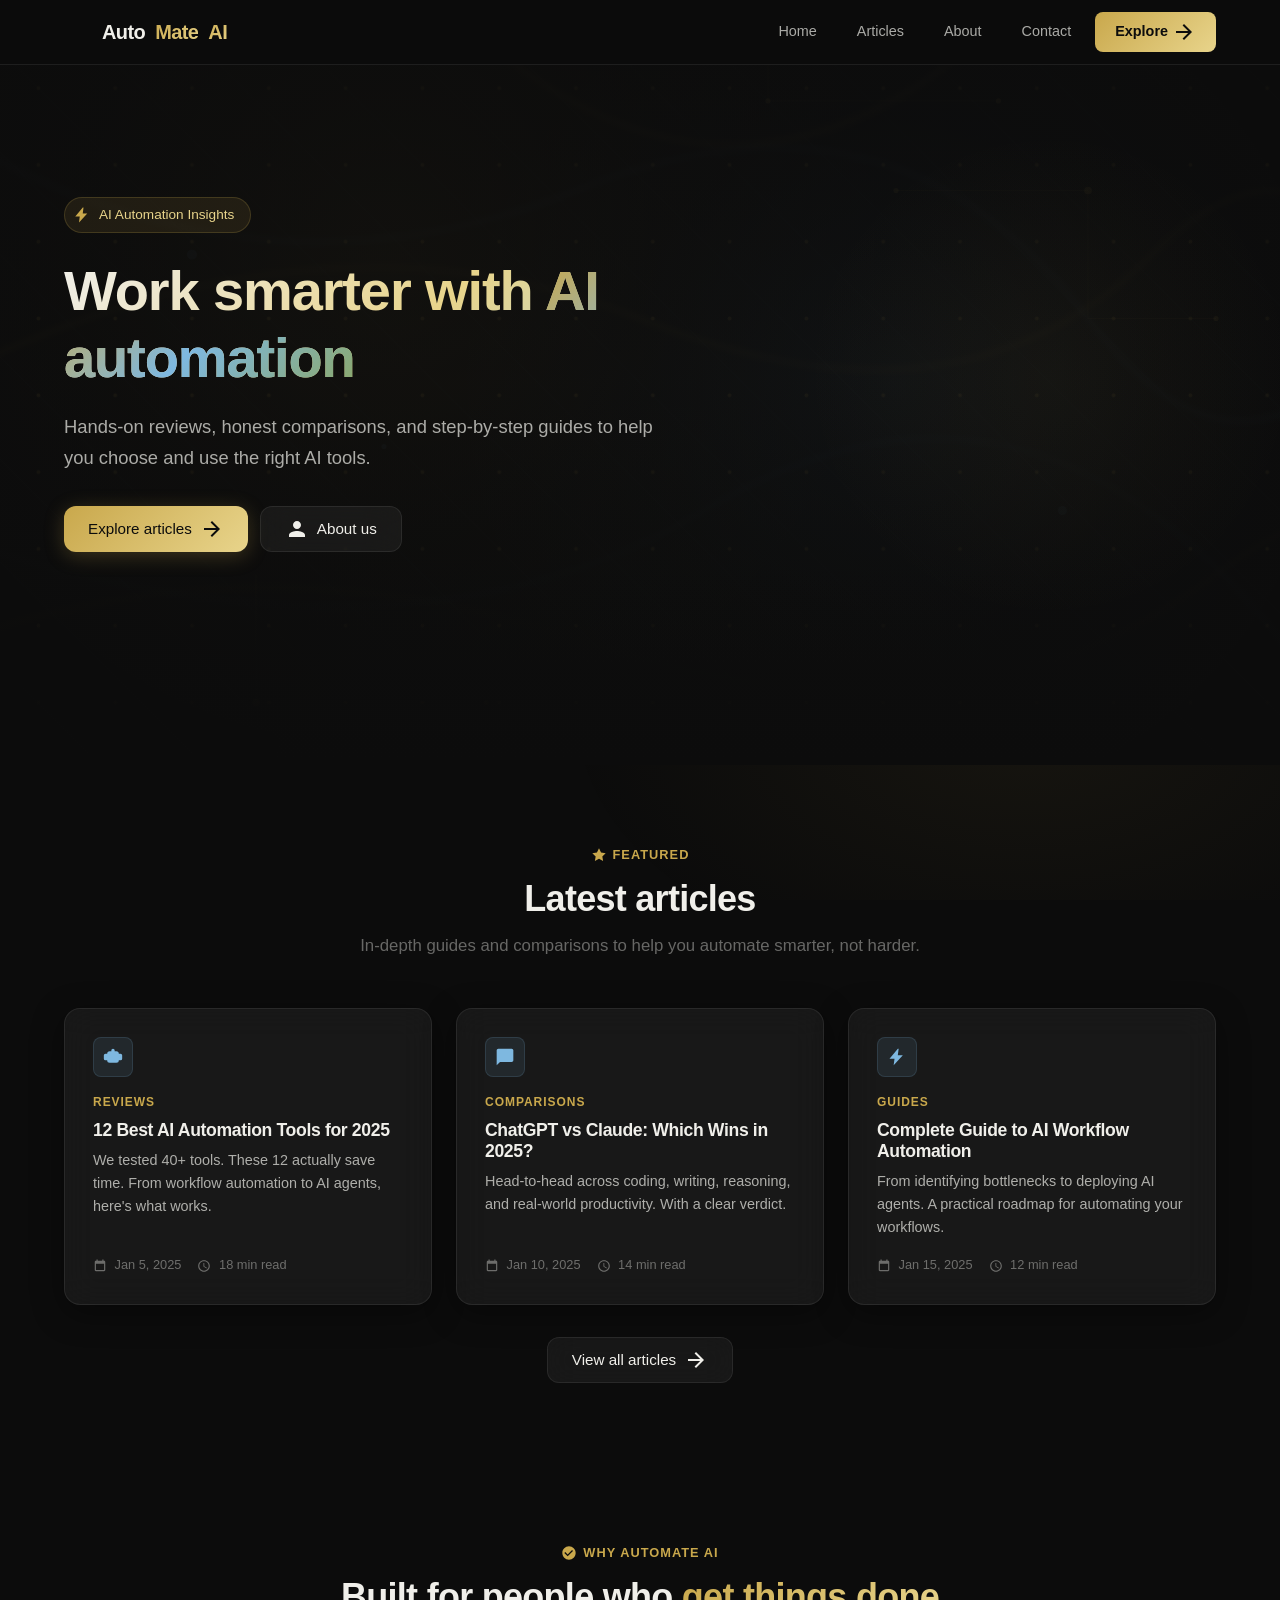
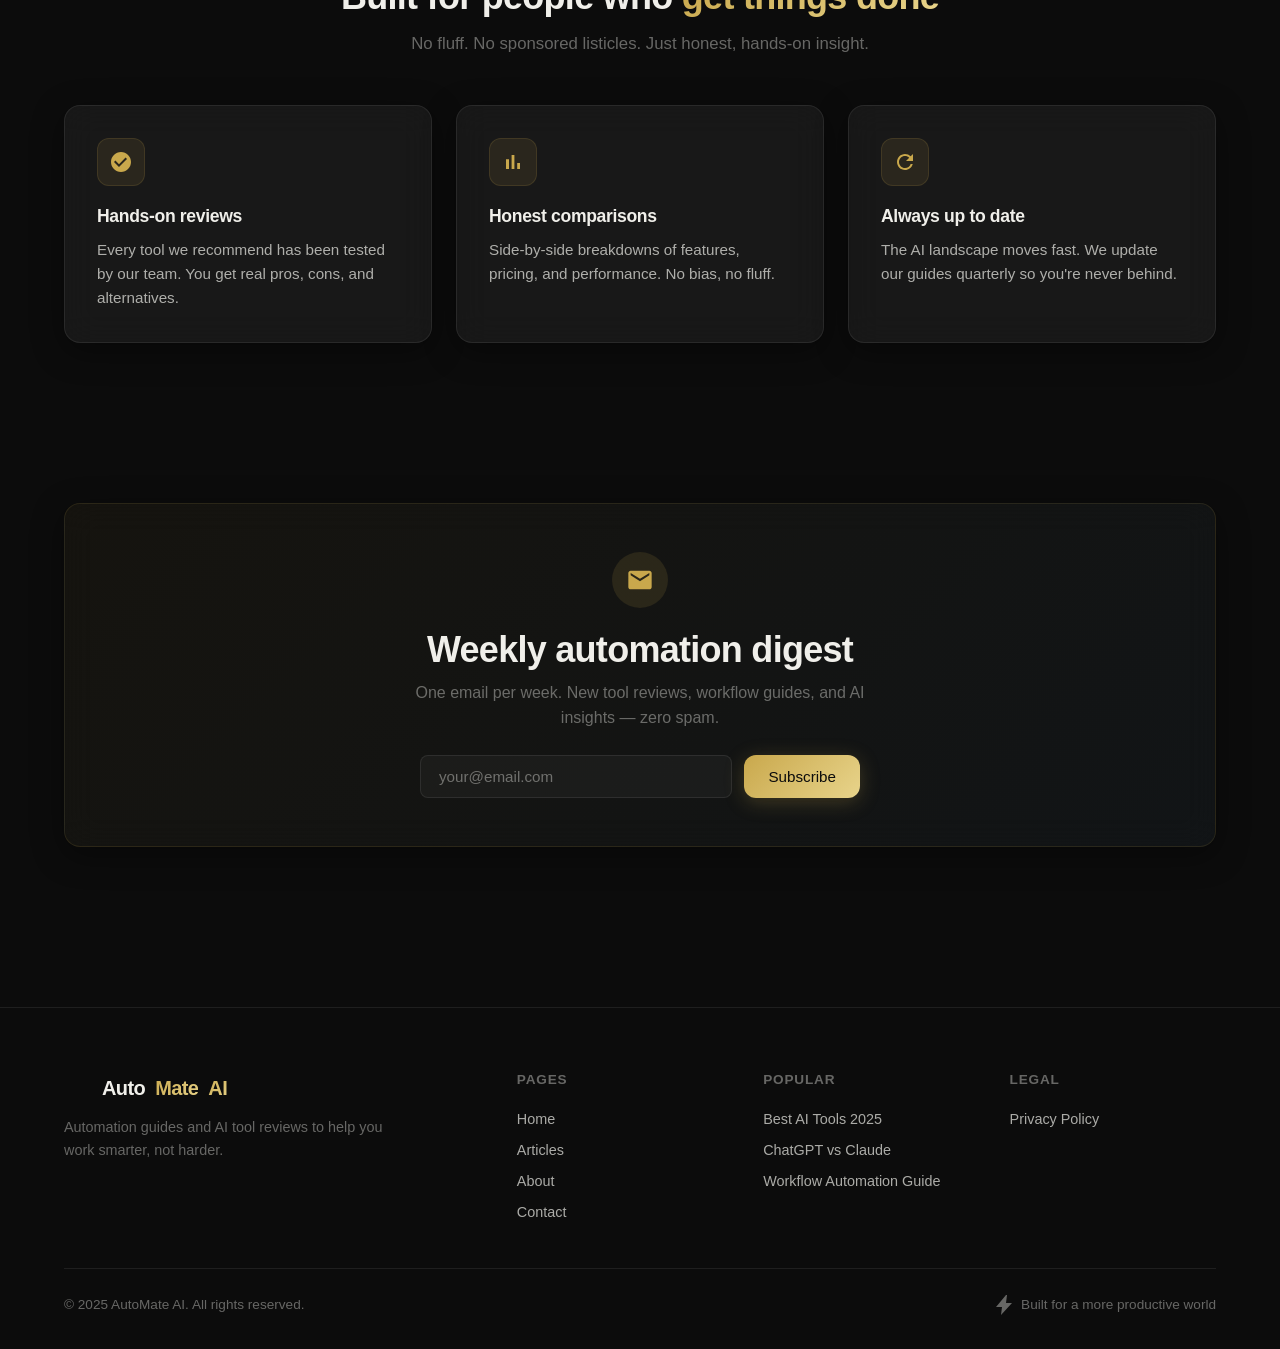
<file: index.html>
<!DOCTYPE html>
<html lang="en">
<head>
  <meta charset="UTF-8">
  <meta name="viewport" content="width=device-width, initial-scale=1.0">
  <title>AutoMate AI — Automation Guides &amp; AI Tool Reviews</title>
  <meta name="description" content="Hands-on reviews of the best AI automation tools. Honest comparisons, step-by-step guides, and workflows to help you work smarter.">
  <meta name="robots" content="index, follow">
  <link rel="canonical" href="https://www.a2mate.online/">
  <meta property="og:type" content="website">
  <meta property="og:title" content="AutoMate AI — Automation Guides &amp; AI Tool Reviews">
  <meta property="og:description" content="Hands-on reviews of the best AI automation tools. Honest comparisons, step-by-step guides.">
  <meta property="og:url" content="https://www.a2mate.online/">
  <meta name="twitter:card" content="summary_large_image">

  <script type="application/ld+json">
  {
    "@context": "https://schema.org",
    "@type": "WebSite",
    "name": "AutoMate AI",
    "url": "https://www.a2mate.online",
    "description": "Automation guides and AI tool reviews to help you work smarter, not harder.",
    "potentialAction": {
      "@type": "SearchAction",
      "target": {"@type": "EntryPoint", "urlTemplate": "https://www.a2mate.online/blog/?q={search_term_string}"},
      "query-input": "required name=search_term_string"
    }
  }
  </script>
  <script type="application/ld+json">
  {
    "@context": "https://schema.org",
    "@type": "Organization",
    "name": "AutoMate AI",
    "url": "https://www.a2mate.online",
    "description": "Automation guides and AI tool reviews."
  }
  </script>

  <link rel="stylesheet" href="/css/style.css">
  <link rel="icon" type="image/svg+xml" href="data:image/svg+xml,%3Csvg xmlns='http://www.w3.org/2000/svg' viewBox='0 0 32 32'%3E%3Cdefs%3E%3ClinearGradient id='a' x1='0%25' y1='0%25' x2='100%25' y2='100%25'%3E%3Cstop offset='0%25' stop-color='%23C9A84C'/%3E%3Cstop offset='100%25' stop-color='%237EB8E0'/%3E%3C/linearGradient%3E%3C/defs%3E%3Crect width='32' height='32' rx='6' fill='%230C0C0C'/%3E%3Ctext x='16' y='23' text-anchor='middle' font-size='20' font-weight='800' font-family='-apple-system,sans-serif' fill='url(%23a)'%3EA%3C/text%3E%3C/svg%3E">
</head>
<body>
<a href="#main" class="skip-link">Skip to content</a>

<header role="banner">
  <nav role="navigation" aria-label="Main navigation">
    <a href="/" class="logo">
      <svg class="icon" viewBox="0 0 24 24"><use href="/images/icons.svg#icon-bolt"/></svg>
      Auto<span>Mate</span> <span>AI</span>
    </a>
    <button class="mobile-toggle" aria-label="Toggle menu" aria-expanded="false">
      <svg class="icon" viewBox="0 0 24 24"><use href="/images/icons.svg#icon-menu"/></svg>
    </button>
    <div class="nav-links" role="menubar">
      <a href="/" role="menuitem">Home</a>
      <a href="/blog/" role="menuitem">Articles</a>
      <a href="/about.html" role="menuitem">About</a>
      <a href="/contact.html" role="menuitem">Contact</a>
      <a href="/blog/" class="nav-cta" role="menuitem">Explore <svg class="icon" viewBox="0 0 24 24"><use href="/images/icons.svg#icon-arrow-right"/></svg></a>
    </div>
  </nav>
</header>

<main id="main" role="main">
  <!-- Hero -->
  <section class="hero">
    <div class="container">
      <div class="hero-content reveal">
        <div class="hero-badge">
          <svg class="icon" viewBox="0 0 24 24"><use href="/images/icons.svg#icon-bolt"/></svg>
          AI Automation Insights
        </div>
        <h1>Work smarter with <span class="gradient-text-brand">AI automation</span></h1>
        <p>Hands-on reviews, honest comparisons, and step-by-step guides to help you choose and use the right AI tools.</p>
        <div class="hero-actions">
          <a href="/blog/" class="btn btn-primary">
            Explore articles <svg class="icon" viewBox="0 0 24 24"><use href="/images/icons.svg#icon-arrow-right"/></svg>
          </a>
          <a href="/about.html" class="btn btn-secondary">
            <svg class="icon" viewBox="0 0 24 24"><use href="/images/icons.svg#icon-user"/></svg>
            About us
          </a>
        </div>
      </div>
      <div class="hero-graphic" aria-hidden="true"></div>
    </div>
  </section>

  <!-- Featured Articles -->
  <section>
    <div class="container">
      <div class="section-header reveal">
        <div class="section-tag">
          <svg class="icon" viewBox="0 0 24 24"><use href="/images/icons.svg#icon-star"/></svg>
          Featured
        </div>
        <h2>Latest articles</h2>
        <p>In-depth guides and comparisons to help you automate smarter, not harder.</p>
      </div>

      <div class="grid-3">
        <article class="post-card card reveal reveal-delay-1">
          <div class="post-icon">
            <svg class="icon" viewBox="0 0 24 24"><use href="/images/icons.svg#icon-ai"/></svg>
          </div>
          <span class="post-category">Reviews</span>
          <h3><a href="/blog/best-ai-automation-tools.html">12 Best AI Automation Tools for 2025</a></h3>
          <p>We tested 40+ tools. These 12 actually save time. From workflow automation to AI agents, here's what works.</p>
          <div class="post-meta">
            <span><svg class="icon" viewBox="0 0 24 24"><use href="/images/icons.svg#icon-calendar"/></svg> Jan 5, 2025</span>
            <span><svg class="icon" viewBox="0 0 24 24"><use href="/images/icons.svg#icon-clock"/></svg> 18 min read</span>
          </div>
        </article>

        <article class="post-card card reveal reveal-delay-2">
          <div class="post-icon">
            <svg class="icon" viewBox="0 0 24 24"><use href="/images/icons.svg#icon-chat"/></svg>
          </div>
          <span class="post-category">Comparisons</span>
          <h3><a href="/blog/chatgpt-vs-claude-comparison.html">ChatGPT vs Claude: Which Wins in 2025?</a></h3>
          <p>Head-to-head across coding, writing, reasoning, and real-world productivity. With a clear verdict.</p>
          <div class="post-meta">
            <span><svg class="icon" viewBox="0 0 24 24"><use href="/images/icons.svg#icon-calendar"/></svg> Jan 10, 2025</span>
            <span><svg class="icon" viewBox="0 0 24 24"><use href="/images/icons.svg#icon-clock"/></svg> 14 min read</span>
          </div>
        </article>

        <article class="post-card card reveal reveal-delay-3">
          <div class="post-icon">
            <svg class="icon" viewBox="0 0 24 24"><use href="/images/icons.svg#icon-bolt"/></svg>
          </div>
          <span class="post-category">Guides</span>
          <h3><a href="/blog/ai-workflow-automation-guide.html">Complete Guide to AI Workflow Automation</a></h3>
          <p>From identifying bottlenecks to deploying AI agents. A practical roadmap for automating your workflows.</p>
          <div class="post-meta">
            <span><svg class="icon" viewBox="0 0 24 24"><use href="/images/icons.svg#icon-calendar"/></svg> Jan 15, 2025</span>
            <span><svg class="icon" viewBox="0 0 24 24"><use href="/images/icons.svg#icon-clock"/></svg> 12 min read</span>
          </div>
        </article>
      </div>

      <div style="text-align:center; margin-top:32px;" class="reveal">
        <a href="/blog/" class="btn btn-secondary">
          View all articles <svg class="icon" viewBox="0 0 24 24"><use href="/images/icons.svg#icon-arrow-right"/></svg>
        </a>
      </div>
    </div>
  </section>

  <!-- Features -->
  <section>
    <div class="container">
      <div class="section-header reveal">
        <div class="section-tag">
          <svg class="icon" viewBox="0 0 24 24"><use href="/images/icons.svg#icon-check"/></svg>
          Why AutoMate AI
        </div>
        <h2>Built for people who <span class="gradient-text">get things done</span></h2>
        <p>No fluff. No sponsored listicles. Just honest, hands-on insight.</p>
      </div>

      <div class="grid-3">
        <div class="feature-card card reveal reveal-delay-1">
          <div class="icon-wrapper">
            <svg class="icon" viewBox="0 0 24 24"><use href="/images/icons.svg#icon-check"/></svg>
          </div>
          <h3>Hands-on reviews</h3>
          <p>Every tool we recommend has been tested by our team. You get real pros, cons, and alternatives.</p>
        </div>
        <div class="feature-card card reveal reveal-delay-2">
          <div class="icon-wrapper">
            <svg class="icon" viewBox="0 0 24 24"><use href="/images/icons.svg#icon-chart"/></svg>
          </div>
          <h3>Honest comparisons</h3>
          <p>Side-by-side breakdowns of features, pricing, and performance. No bias, no fluff.</p>
        </div>
        <div class="feature-card card reveal reveal-delay-3">
          <div class="icon-wrapper">
            <svg class="icon" viewBox="0 0 24 24"><use href="/images/icons.svg#icon-refresh"/></svg>
          </div>
          <h3>Always up to date</h3>
          <p>The AI landscape moves fast. We update our guides quarterly so you're never behind.</p>
        </div>
      </div>
    </div>
  </section>

  <!-- Newsletter -->
  <section>
    <div class="container">
      <div class="newsletter-card card reveal">
        <div class="icon-wrapper">
          <svg class="icon" viewBox="0 0 24 24"><use href="/images/icons.svg#icon-mail"/></svg>
        </div>
        <h2>Weekly automation digest</h2>
        <p>One email per week. New tool reviews, workflow guides, and AI insights — zero spam.</p>
        <form class="newsletter-form" action="#" method="post">
          <input type="email" name="email" placeholder="your@email.com" required aria-label="Email address">
          <button type="submit" class="btn btn-primary">Subscribe</button>
        </form>
      </div>
    </div>
  </section>
</main>

<footer role="contentinfo">
  <div class="container">
    <div class="footer-grid">
      <div class="footer-brand">
        <a href="/" class="logo">
          <svg class="icon" viewBox="0 0 24 24"><use href="/images/icons.svg#icon-bolt"/></svg>
          Auto<span>Mate</span> <span>AI</span>
        </a>
        <p>Automation guides and AI tool reviews to help you work smarter, not harder.</p>
      </div>
      <div class="footer-col">
        <h4>Pages</h4>
        <a href="/">Home</a>
        <a href="/blog/">Articles</a>
        <a href="/about.html">About</a>
        <a href="/contact.html">Contact</a>
      </div>
      <div class="footer-col">
        <h4>Popular</h4>
        <a href="/blog/best-ai-automation-tools.html">Best AI Tools 2025</a>
        <a href="/blog/chatgpt-vs-claude-comparison.html">ChatGPT vs Claude</a>
        <a href="/blog/ai-workflow-automation-guide.html">Workflow Automation Guide</a>
      </div>
      <div class="footer-col">
        <h4>Legal</h4>
        <a href="/privacy.html">Privacy Policy</a>
      </div>
    </div>
    <div class="footer-bottom">
      <span>&copy; 2025 AutoMate AI. All rights reserved.</span>
      <span>
        <svg class="icon" viewBox="0 0 24 24"><use href="/images/icons.svg#icon-bolt"/></svg>
        Built for a more productive world
      </span>
    </div>
  </div>
</footer>

<script defer src="/js/main.js"></script>
</body>
</html>
</file>
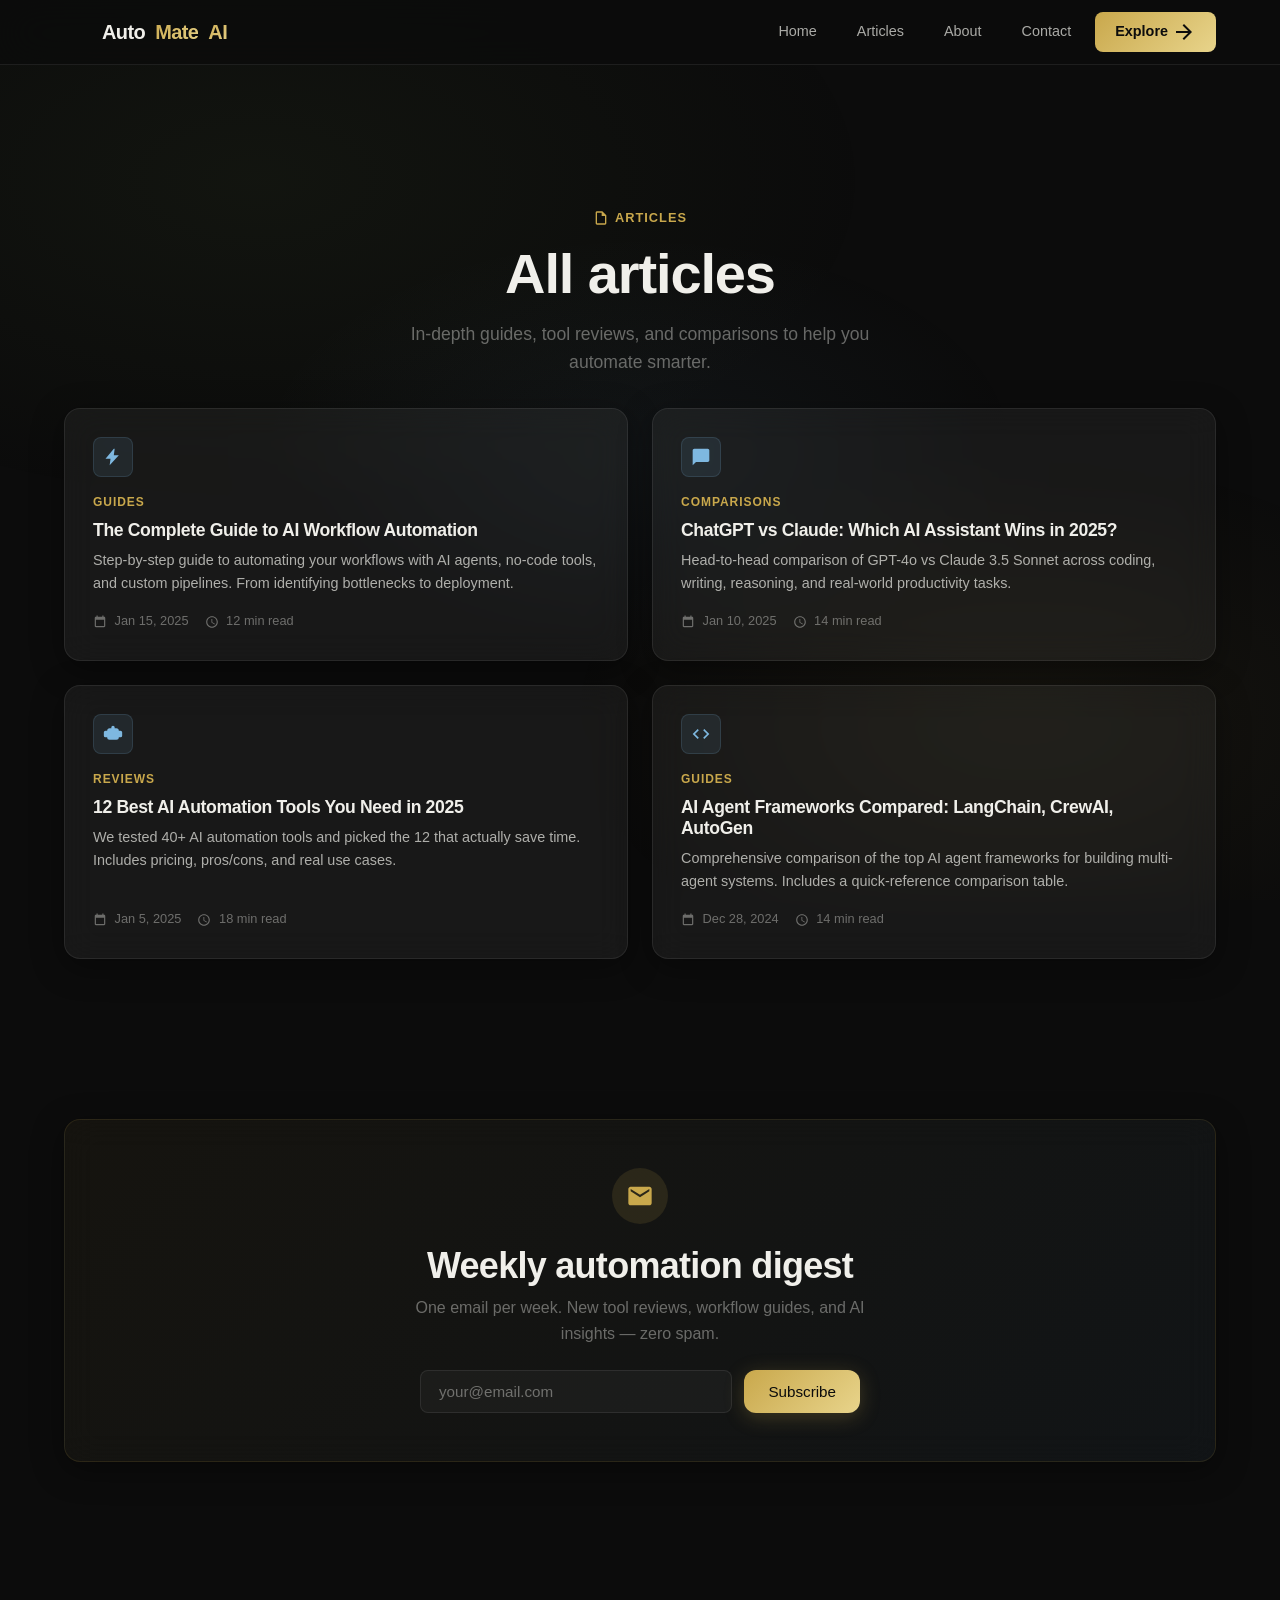
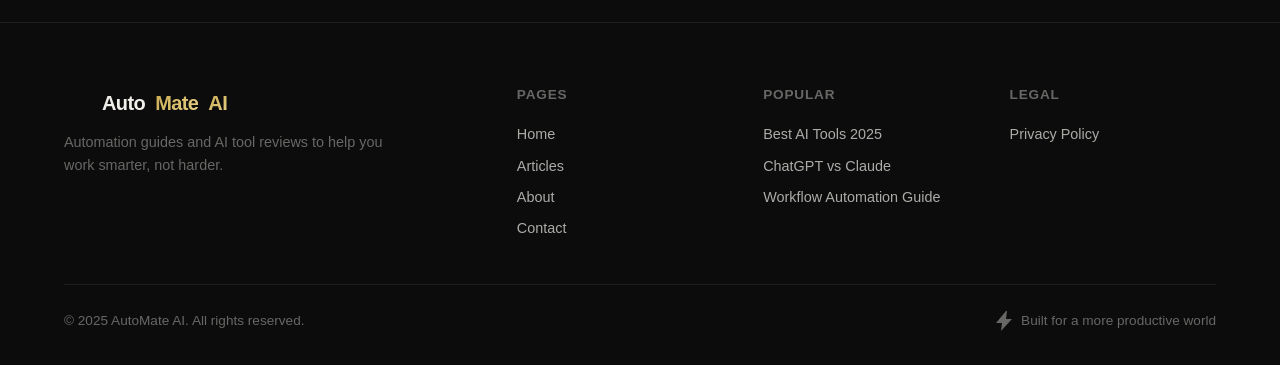
<file: blog/index.html>
<!DOCTYPE html>
<html lang="en">
<head>
  <meta charset="UTF-8">
  <meta name="viewport" content="width=device-width, initial-scale=1.0">
  <title>Articles — AutoMate AI</title>
  <meta name="description" content="Hands-on AI automation guides, tool reviews, and comparisons. Latest articles and in-depth tutorials.">
  <meta name="robots" content="index, follow">
  <link rel="canonical" href="https://www.a2mate.online/blog/">
  <meta property="og:type" content="website">
  <meta property="og:title" content="Articles — AutoMate AI">
  <meta property="og:description" content="Hands-on AI automation guides, tool reviews, and comparisons.">
  <meta property="og:url" content="https://www.a2mate.online/blog/">
  <meta name="twitter:card" content="summary_large_image">
  <script type="application/ld+json">
  {
    "@context": "https://schema.org",
    "@type": "CollectionPage",
    "name": "Articles — AutoMate AI",
    "description": "Hands-on AI automation guides, tool reviews, and comparisons.",
    "url": "https://www.a2mate.online/blog/",
    "mainEntity": {
      "@type": "ItemList",
      "itemListElement": [
        {"@type": "Article", "position": 1, "url": "https://www.a2mate.online/blog/ai-workflow-automation-guide.html", "name": "The Complete Guide to AI Workflow Automation in 2025"},
        {"@type": "Article", "position": 2, "url": "https://www.a2mate.online/blog/chatgpt-vs-claude-comparison.html", "name": "ChatGPT vs Claude: Which AI Assistant Wins in 2025?"},
        {"@type": "Article", "position": 3, "url": "https://www.a2mate.online/blog/best-ai-automation-tools.html", "name": "12 Best AI Automation Tools You Need in 2025"},
        {"@type": "Article", "position": 4, "url": "https://www.a2mate.online/blog/ai-agent-frameworks-compared.html", "name": "AI Agent Frameworks Compared: LangChain, CrewAI, AutoGen & More"}
      ]
    }
  }
  </script>
  <link rel="stylesheet" href="/css/style.css">
  <link rel="icon" type="image/svg+xml" href="data:image/svg+xml,%3Csvg xmlns='http://www.w3.org/2000/svg' viewBox='0 0 32 32'%3E%3Cdefs%3E%3ClinearGradient id='a' x1='0%25' y1='0%25' x2='100%25' y2='100%25'%3E%3Cstop offset='0%25' stop-color='%23C9A84C'/%3E%3Cstop offset='100%25' stop-color='%237EB8E0'/%3E%3C/linearGradient%3E%3C/defs%3E%3Crect width='32' height='32' rx='6' fill='%230C0C0C'/%3E%3Ctext x='16' y='23' text-anchor='middle' font-size='20' font-weight='800' font-family='-apple-system,sans-serif' fill='url(%23a)'%3EA%3C/text%3E%3C/svg%3E">
</head>
<body>
<a href="#main" class="skip-link">Skip to content</a>

<header role="banner">
  <nav role="navigation" aria-label="Main navigation">
    <a href="/" class="logo">
      <svg class="icon" viewBox="0 0 24 24"><use href="/images/icons.svg#icon-bolt"/></svg>
      Auto<span>Mate</span> <span>AI</span>
    </a>
    <button class="mobile-toggle" aria-label="Toggle menu" aria-expanded="false">
      <svg class="icon" viewBox="0 0 24 24"><use href="/images/icons.svg#icon-menu"/></svg>
    </button>
    <div class="nav-links" role="menubar">
      <a href="/" role="menuitem">Home</a>
      <a href="/blog/" role="menuitem">Articles</a>
      <a href="/about.html" role="menuitem">About</a>
      <a href="/contact.html" role="menuitem">Contact</a>
      <a href="/blog/" class="nav-cta" role="menuitem">Explore <svg class="icon" viewBox="0 0 24 24"><use href="/images/icons.svg#icon-arrow-right"/></svg></a>
    </div>
  </nav>
</header>

<main id="main" role="main" class="blog-page">
  <section>
    <div class="container">
      <div class="page-header reveal">
        <div class="section-tag">
          <svg class="icon" viewBox="0 0 24 24"><use href="/images/icons.svg#icon-document"/></svg>
          Articles
        </div>
        <h1>All articles</h1>
        <p>In-depth guides, tool reviews, and comparisons to help you automate smarter.</p>
      </div>

      <div class="grid-2">
        <article class="post-card card reveal reveal-delay-1">
          <div class="post-icon">
            <svg class="icon" viewBox="0 0 24 24"><use href="/images/icons.svg#icon-bolt"/></svg>
          </div>
          <span class="post-category">Guides</span>
          <h3><a href="/blog/ai-workflow-automation-guide.html">The Complete Guide to AI Workflow Automation</a></h3>
          <p>Step-by-step guide to automating your workflows with AI agents, no-code tools, and custom pipelines. From identifying bottlenecks to deployment.</p>
          <div class="post-meta">
            <span><svg class="icon" viewBox="0 0 24 24"><use href="/images/icons.svg#icon-calendar"/></svg> Jan 15, 2025</span>
            <span><svg class="icon" viewBox="0 0 24 24"><use href="/images/icons.svg#icon-clock"/></svg> 12 min read</span>
          </div>
        </article>

        <article class="post-card card reveal reveal-delay-2">
          <div class="post-icon">
            <svg class="icon" viewBox="0 0 24 24"><use href="/images/icons.svg#icon-chat"/></svg>
          </div>
          <span class="post-category">Comparisons</span>
          <h3><a href="/blog/chatgpt-vs-claude-comparison.html">ChatGPT vs Claude: Which AI Assistant Wins in 2025?</a></h3>
          <p>Head-to-head comparison of GPT-4o vs Claude 3.5 Sonnet across coding, writing, reasoning, and real-world productivity tasks.</p>
          <div class="post-meta">
            <span><svg class="icon" viewBox="0 0 24 24"><use href="/images/icons.svg#icon-calendar"/></svg> Jan 10, 2025</span>
            <span><svg class="icon" viewBox="0 0 24 24"><use href="/images/icons.svg#icon-clock"/></svg> 14 min read</span>
          </div>
        </article>

        <article class="post-card card reveal reveal-delay-3">
          <div class="post-icon">
            <svg class="icon" viewBox="0 0 24 24"><use href="/images/icons.svg#icon-ai"/></svg>
          </div>
          <span class="post-category">Reviews</span>
          <h3><a href="/blog/best-ai-automation-tools.html">12 Best AI Automation Tools You Need in 2025</a></h3>
          <p>We tested 40+ AI automation tools and picked the 12 that actually save time. Includes pricing, pros/cons, and real use cases.</p>
          <div class="post-meta">
            <span><svg class="icon" viewBox="0 0 24 24"><use href="/images/icons.svg#icon-calendar"/></svg> Jan 5, 2025</span>
            <span><svg class="icon" viewBox="0 0 24 24"><use href="/images/icons.svg#icon-clock"/></svg> 18 min read</span>
          </div>
        </article>

        <article class="post-card card reveal reveal-delay-4">
          <div class="post-icon">
            <svg class="icon" viewBox="0 0 24 24"><use href="/images/icons.svg#icon-code"/></svg>
          </div>
          <span class="post-category">Guides</span>
          <h3><a href="/blog/ai-agent-frameworks-compared.html">AI Agent Frameworks Compared: LangChain, CrewAI, AutoGen</a></h3>
          <p>Comprehensive comparison of the top AI agent frameworks for building multi-agent systems. Includes a quick-reference comparison table.</p>
          <div class="post-meta">
            <span><svg class="icon" viewBox="0 0 24 24"><use href="/images/icons.svg#icon-calendar"/></svg> Dec 28, 2024</span>
            <span><svg class="icon" viewBox="0 0 24 24"><use href="/images/icons.svg#icon-clock"/></svg> 14 min read</span>
          </div>
        </article>
      </div>
    </div>
  </section>

  <!-- Newsletter -->
  <section>
    <div class="container">
      <div class="newsletter-card card reveal">
        <div class="icon-wrapper">
          <svg class="icon" viewBox="0 0 24 24"><use href="/images/icons.svg#icon-mail"/></svg>
        </div>
        <h2>Weekly automation digest</h2>
        <p>One email per week. New tool reviews, workflow guides, and AI insights — zero spam.</p>
        <form class="newsletter-form" action="#" method="post">
          <input type="email" name="email" placeholder="your@email.com" required aria-label="Email address">
          <button type="submit" class="btn btn-primary">Subscribe</button>
        </form>
      </div>
    </div>
  </section>
</main>

<footer role="contentinfo">
  <div class="container">
    <div class="footer-grid">
      <div class="footer-brand">
        <a href="/" class="logo">
          <svg class="icon" viewBox="0 0 24 24"><use href="/images/icons.svg#icon-bolt"/></svg>
          Auto<span>Mate</span> <span>AI</span>
        </a>
        <p>Automation guides and AI tool reviews to help you work smarter, not harder.</p>
      </div>
      <div class="footer-col">
        <h4>Pages</h4>
        <a href="/">Home</a>
        <a href="/blog/">Articles</a>
        <a href="/about.html">About</a>
        <a href="/contact.html">Contact</a>
      </div>
      <div class="footer-col">
        <h4>Popular</h4>
        <a href="/blog/best-ai-automation-tools.html">Best AI Tools 2025</a>
        <a href="/blog/chatgpt-vs-claude-comparison.html">ChatGPT vs Claude</a>
        <a href="/blog/ai-workflow-automation-guide.html">Workflow Automation Guide</a>
      </div>
      <div class="footer-col">
        <h4>Legal</h4>
        <a href="/privacy.html">Privacy Policy</a>
      </div>
    </div>
    <div class="footer-bottom">
      <span>&copy; 2025 AutoMate AI. All rights reserved.</span>
      <span>
        <svg class="icon" viewBox="0 0 24 24"><use href="/images/icons.svg#icon-bolt"/></svg>
        Built for a more productive world
      </span>
    </div>
  </div>
</footer>

<script defer src="/js/main.js"></script>
</body>
</html>
</file>
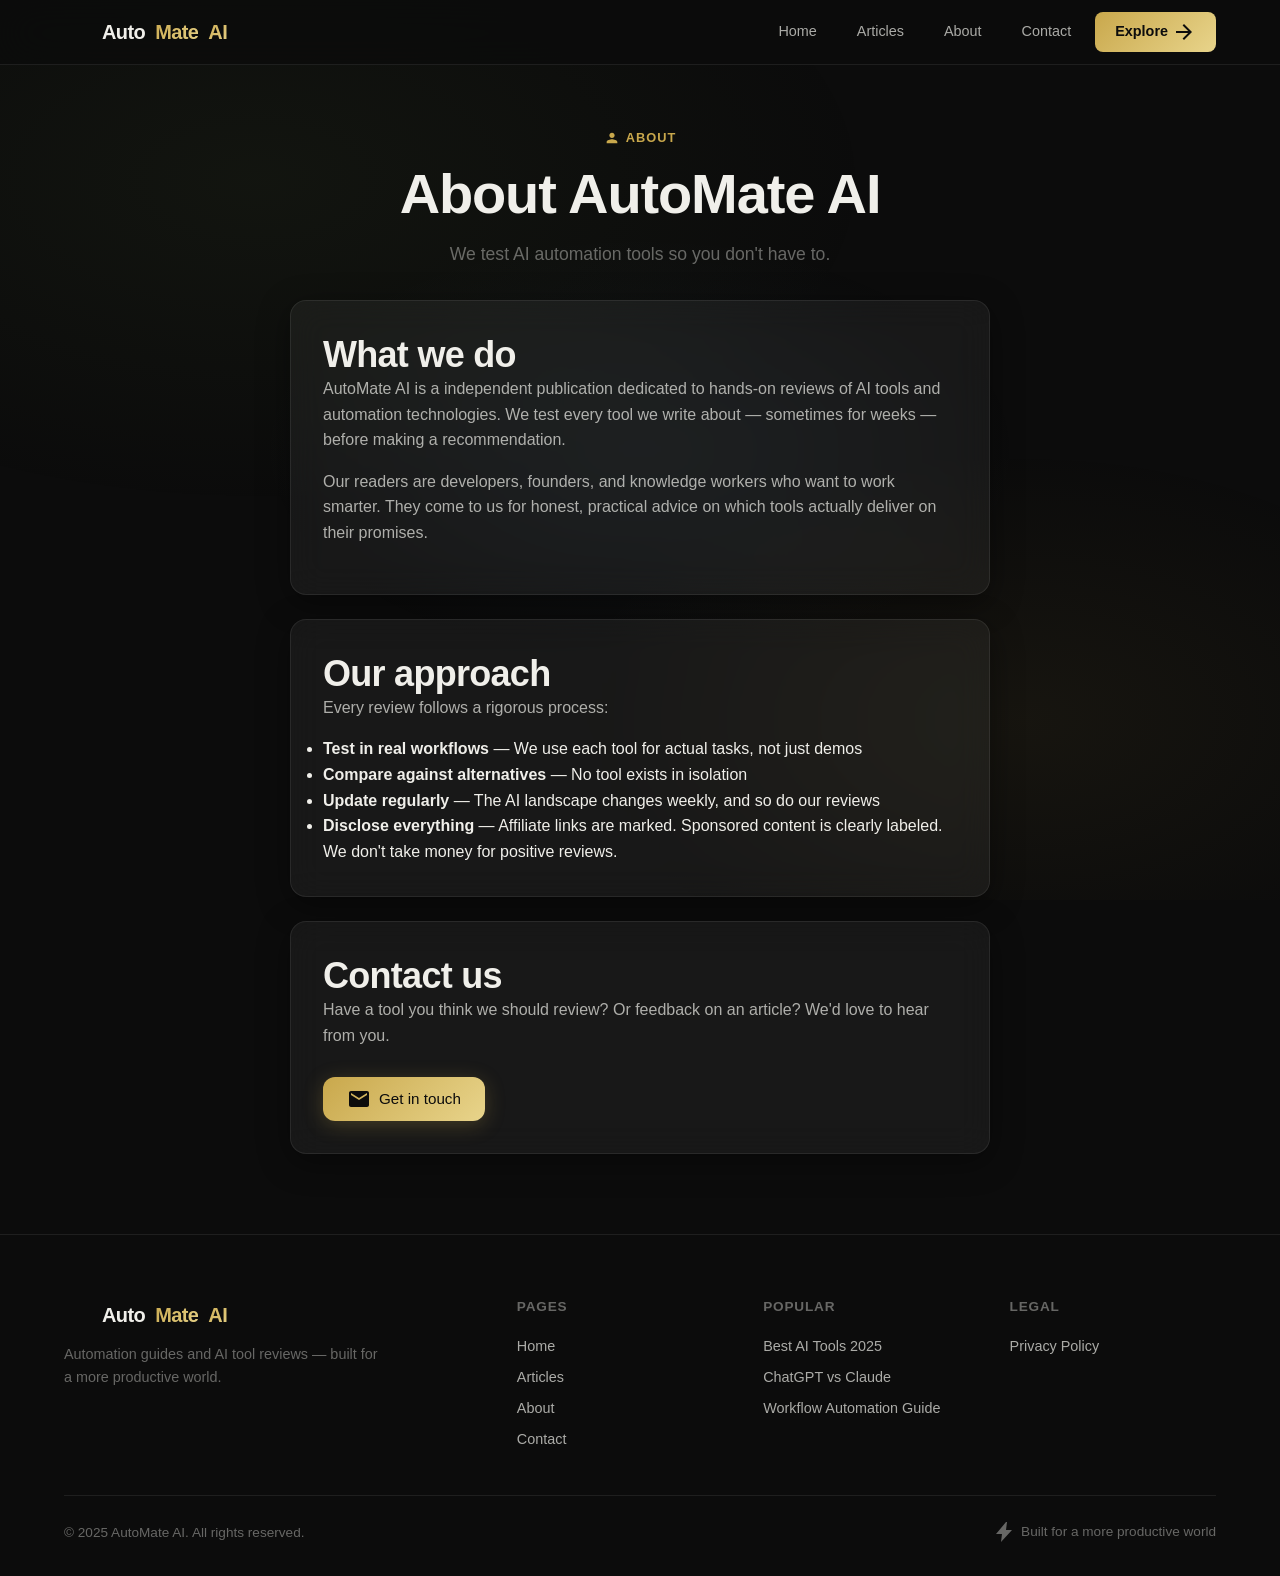
<file: about.html>
<!DOCTYPE html>
<html lang="en">
<head>
  <meta charset="UTF-8">
  <meta name="viewport" content="width=device-width, initial-scale=1.0">
  <title>About — AutoMate AI</title>
  <meta name="description" content="We test AI automation tools so you don't have to. Honest reviews, practical guides, and real comparisons.">
  <link rel="canonical" href="https://www.a2mate.online/about.html">
  <link rel="stylesheet" href="/css/style.css">
  <link rel="icon" type="image/svg+xml" href="data:image/svg+xml,%3Csvg xmlns='http://www.w3.org/2000/svg' viewBox='0 0 32 32'%3E%3Cdefs%3E%3ClinearGradient id='a' x1='0%25' y1='0%25' x2='100%25' y2='100%25'%3E%3Cstop offset='0%25' stop-color='%23C9A84C'/%3E%3Cstop offset='100%25' stop-color='%237EB8E0'/%3E%3C/linearGradient%3E%3C/defs%3E%3Crect width='32' height='32' rx='6' fill='%230C0C0C'/%3E%3Ctext x='16' y='23' text-anchor='middle' font-size='20' font-weight='800' font-family='-apple-system,sans-serif' fill='url(%23a)'%3EA%3C/text%3E%3C/svg%3E">
</head>
<body>
<a href="#main" class="skip-link">Skip to content</a>

<header role="banner">
  <nav role="navigation" aria-label="Main navigation">
    <a href="/" class="logo">
      <svg class="icon" viewBox="0 0 24 24"><use href="/images/icons.svg#icon-bolt"/></svg>
      Auto<span>Mate</span> <span>AI</span>
    </a>
    <button class="mobile-toggle" aria-label="Toggle menu" aria-expanded="false">
      <svg class="icon" viewBox="0 0 24 24"><use href="/images/icons.svg#icon-menu"/></svg>
    </button>
    <div class="nav-links" role="menubar">
      <a href="/" role="menuitem">Home</a>
      <a href="/blog/" role="menuitem">Articles</a>
      <a href="/about.html" role="menuitem">About</a>
      <a href="/contact.html" role="menuitem">Contact</a>
      <a href="/blog/" class="nav-cta" role="menuitem">Explore <svg class="icon" viewBox="0 0 24 24"><use href="/images/icons.svg#icon-arrow-right"/></svg></a>
    </div>
  </nav>
</header>

<main id="main" role="main" class="page">
  <div class="container">
    <div class="page-header reveal">
      <div class="section-tag">
        <svg class="icon" viewBox="0 0 24 24"><use href="/images/icons.svg#icon-user"/></svg>
        About
      </div>
      <h1>About AutoMate AI</h1>
      <p>We test AI automation tools so you don't have to.</p>
    </div>

    <div class="page-content">
      <div class="card" style="padding: 32px; margin-bottom: 24px;">
        <h2>What we do</h2>
        <p>AutoMate AI is a independent publication dedicated to hands-on reviews of AI tools and automation technologies. We test every tool we write about — sometimes for weeks — before making a recommendation.</p>
        <p>Our readers are developers, founders, and knowledge workers who want to work smarter. They come to us for honest, practical advice on which tools actually deliver on their promises.</p>
      </div>

      <div class="card" style="padding: 32px; margin-bottom: 24px;">
        <h2>Our approach</h2>
        <p>Every review follows a rigorous process:</p>
        <ul>
          <li><strong>Test in real workflows</strong> — We use each tool for actual tasks, not just demos</li>
          <li><strong>Compare against alternatives</strong> — No tool exists in isolation</li>
          <li><strong>Update regularly</strong> — The AI landscape changes weekly, and so do our reviews</li>
          <li><strong>Disclose everything</strong> — Affiliate links are marked. Sponsored content is clearly labeled. We don't take money for positive reviews.</li>
        </ul>
      </div>

      <div class="card" style="padding: 32px;">
        <h2>Contact us</h2>
        <p>Have a tool you think we should review? Or feedback on an article? We'd love to hear from you.</p>
        <a href="/contact.html" class="btn btn-primary" style="margin-top: 12px;">
          <svg class="icon" viewBox="0 0 24 24"><use href="/images/icons.svg#icon-mail"/></svg>
          Get in touch
        </a>
      </div>
    </div>
  </div>
</main>

<footer role="contentinfo">
  <div class="container">
    <div class="footer-grid">
      <div class="footer-brand">
        <a href="/" class="logo">
          <svg class="icon" viewBox="0 0 24 24"><use href="/images/icons.svg#icon-bolt"/></svg>
          Auto<span>Mate</span> <span>AI</span>
        </a>
        <p>Automation guides and AI tool reviews — built for a more productive world.</p>
      </div>
      <div class="footer-col">
        <h4>Pages</h4>
        <a href="/">Home</a>
        <a href="/blog/">Articles</a>
        <a href="/about.html">About</a>
        <a href="/contact.html">Contact</a>
      </div>
      <div class="footer-col">
        <h4>Popular</h4>
        <a href="/blog/best-ai-automation-tools.html">Best AI Tools 2025</a>
        <a href="/blog/chatgpt-vs-claude-comparison.html">ChatGPT vs Claude</a>
        <a href="/blog/ai-workflow-automation-guide.html">Workflow Automation Guide</a>
      </div>
      <div class="footer-col">
        <h4>Legal</h4>
        <a href="/privacy.html">Privacy Policy</a>
      </div>
    </div>
    <div class="footer-bottom">
      <span>&copy; 2025 AutoMate AI. All rights reserved.</span>
      <span><svg class="icon" viewBox="0 0 24 24"><use href="/images/icons.svg#icon-bolt"/></svg> Built for a more productive world</span>
    </div>
  </div>
</footer>

<script defer src="/js/main.js"></script>
</body>
</html>
</file>
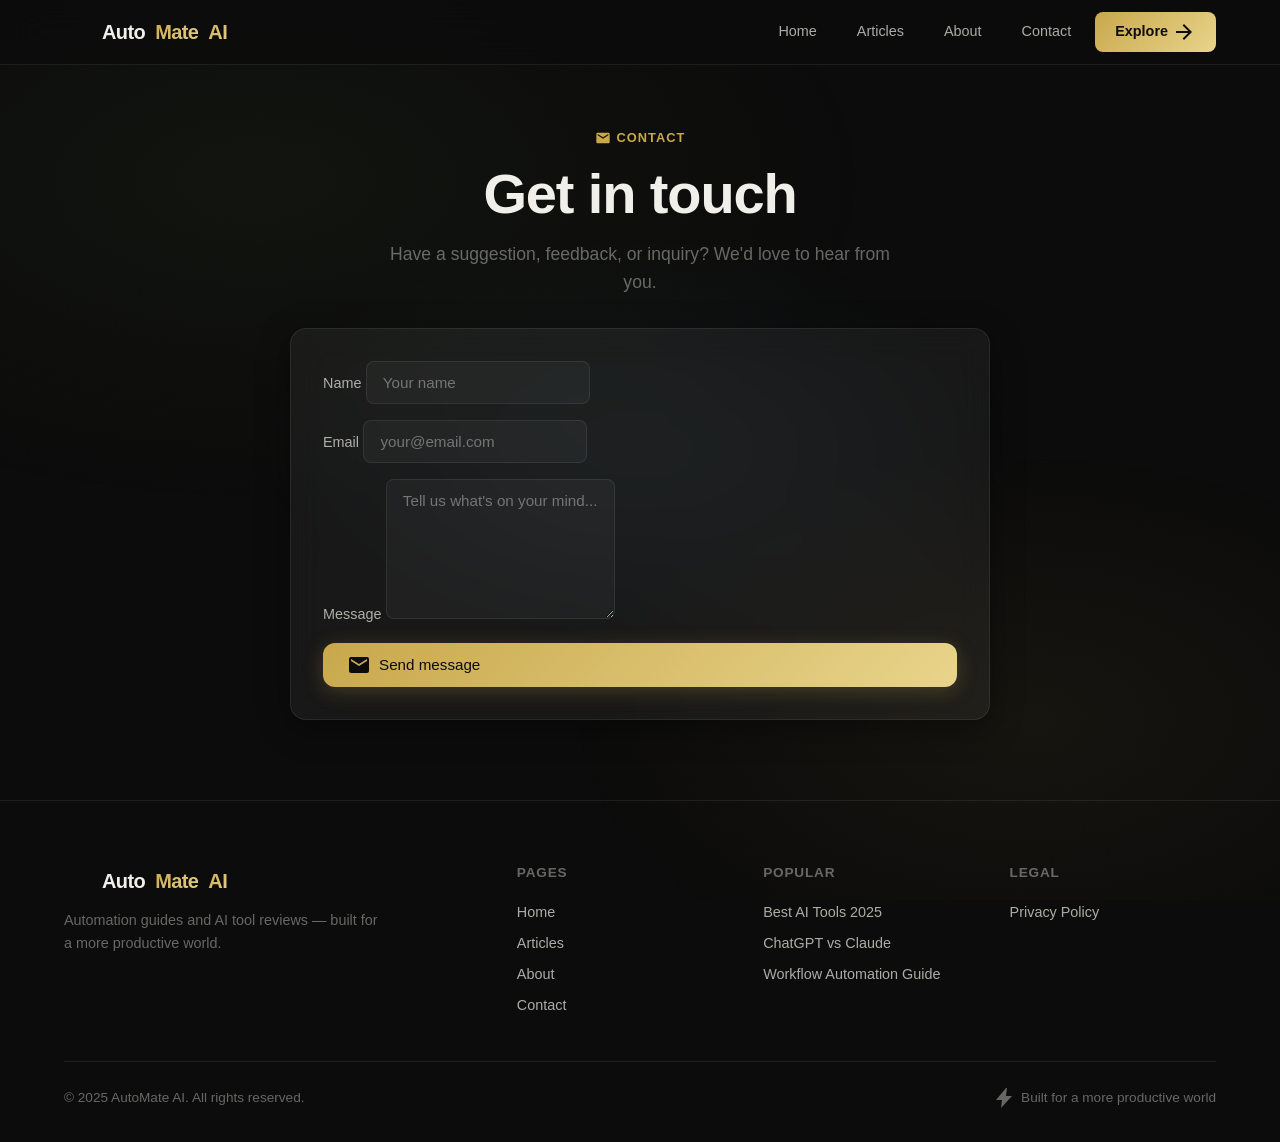
<file: contact.html>
<!DOCTYPE html>
<html lang="en">
<head>
  <meta charset="UTF-8">
  <meta name="viewport" content="width=device-width, initial-scale=1.0">
  <title>Contact — AutoMate AI</title>
  <meta name="description" content="Get in touch with the AutoMate AI team. Tool suggestions, feedback, or inquiries welcome.">
  <link rel="canonical" href="https://www.a2mate.online/contact.html">
  <link rel="stylesheet" href="/css/style.css">
  <link rel="icon" type="image/svg+xml" href="data:image/svg+xml,%3Csvg xmlns='http://www.w3.org/2000/svg' viewBox='0 0 32 32'%3E%3Cdefs%3E%3ClinearGradient id='a' x1='0%25' y1='0%25' x2='100%25' y2='100%25'%3E%3Cstop offset='0%25' stop-color='%23C9A84C'/%3E%3Cstop offset='100%25' stop-color='%237EB8E0'/%3E%3C/linearGradient%3E%3C/defs%3E%3Crect width='32' height='32' rx='6' fill='%230C0C0C'/%3E%3Ctext x='16' y='23' text-anchor='middle' font-size='20' font-weight='800' font-family='-apple-system,sans-serif' fill='url(%23a)'%3EA%3C/text%3E%3C/svg%3E">
</head>
<body>
<a href="#main" class="skip-link">Skip to content</a>

<header role="banner">
  <nav role="navigation" aria-label="Main navigation">
    <a href="/" class="logo">
      <svg class="icon" viewBox="0 0 24 24"><use href="/images/icons.svg#icon-bolt"/></svg>
      Auto<span>Mate</span> <span>AI</span>
    </a>
    <button class="mobile-toggle" aria-label="Toggle menu" aria-expanded="false">
      <svg class="icon" viewBox="0 0 24 24"><use href="/images/icons.svg#icon-menu"/></svg>
    </button>
    <div class="nav-links" role="menubar">
      <a href="/" role="menuitem">Home</a>
      <a href="/blog/" role="menuitem">Articles</a>
      <a href="/about.html" role="menuitem">About</a>
      <a href="/contact.html" role="menuitem">Contact</a>
      <a href="/blog/" class="nav-cta" role="menuitem">Explore <svg class="icon" viewBox="0 0 24 24"><use href="/images/icons.svg#icon-arrow-right"/></svg></a>
    </div>
  </nav>
</header>

<main id="main" role="main" class="page">
  <div class="container">
    <div class="page-header reveal">
      <div class="section-tag">
        <svg class="icon" viewBox="0 0 24 24"><use href="/images/icons.svg#icon-mail"/></svg>
        Contact
      </div>
      <h1>Get in touch</h1>
      <p>Have a suggestion, feedback, or inquiry? We'd love to hear from you.</p>
    </div>

    <div class="page-content">
      <div class="card" style="padding: 32px;">
        <form class="contact-form" action="#" method="post">
          <div>
            <label for="name">Name</label>
            <input type="text" id="name" name="name" placeholder="Your name" required>
          </div>
          <div>
            <label for="email">Email</label>
            <input type="email" id="email" name="email" placeholder="your@email.com" required>
          </div>
          <div>
            <label for="message">Message</label>
            <textarea id="message" name="message" placeholder="Tell us what's on your mind..." required></textarea>
          </div>
          <button type="submit" class="btn btn-primary">
            <svg class="icon" viewBox="0 0 24 24"><use href="/images/icons.svg#icon-mail"/></svg>
            Send message
          </button>
        </form>
      </div>
    </div>
  </div>
</main>

<footer role="contentinfo">
  <div class="container">
    <div class="footer-grid">
      <div class="footer-brand">
        <a href="/" class="logo">
          <svg class="icon" viewBox="0 0 24 24"><use href="/images/icons.svg#icon-bolt"/></svg>
          Auto<span>Mate</span> <span>AI</span>
        </a>
        <p>Automation guides and AI tool reviews — built for a more productive world.</p>
      </div>
      <div class="footer-col">
        <h4>Pages</h4>
        <a href="/">Home</a>
        <a href="/blog/">Articles</a>
        <a href="/about.html">About</a>
        <a href="/contact.html">Contact</a>
      </div>
      <div class="footer-col">
        <h4>Popular</h4>
        <a href="/blog/best-ai-automation-tools.html">Best AI Tools 2025</a>
        <a href="/blog/chatgpt-vs-claude-comparison.html">ChatGPT vs Claude</a>
        <a href="/blog/ai-workflow-automation-guide.html">Workflow Automation Guide</a>
      </div>
      <div class="footer-col">
        <h4>Legal</h4>
        <a href="/privacy.html">Privacy Policy</a>
      </div>
    </div>
    <div class="footer-bottom">
      <span>&copy; 2025 AutoMate AI. All rights reserved.</span>
      <span><svg class="icon" viewBox="0 0 24 24"><use href="/images/icons.svg#icon-bolt"/></svg> Built for a more productive world</span>
    </div>
  </div>
</footer>

<script defer src="/js/main.js"></script>
</body>
</html>
</file>
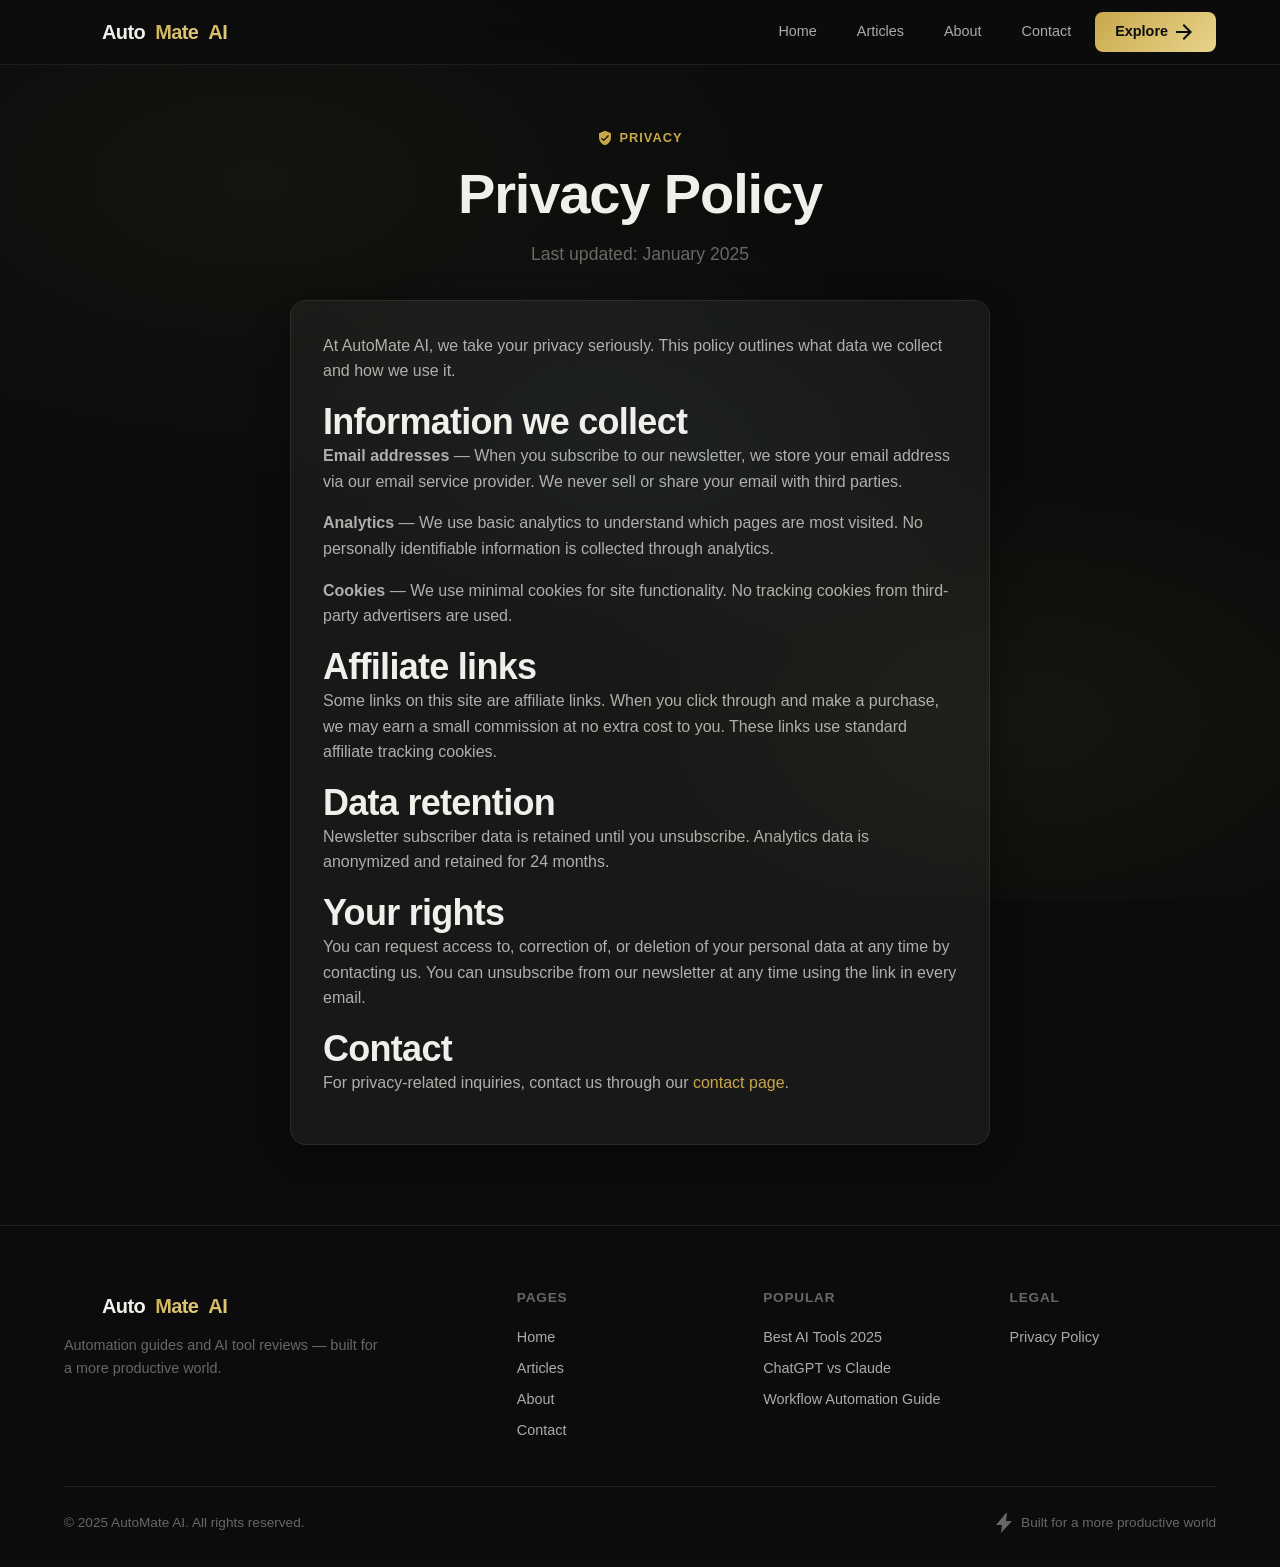
<file: privacy.html>
<!DOCTYPE html>
<html lang="en">
<head>
  <meta charset="UTF-8">
  <meta name="viewport" content="width=device-width, initial-scale=1.0">
  <title>Privacy Policy — AutoMate AI</title>
  <meta name="description" content="Privacy policy for AutoMate AI. How we handle your data.">
  <meta name="robots" content="index, follow">
  <link rel="canonical" href="https://www.a2mate.online/privacy.html">
  <link rel="stylesheet" href="/css/style.css">
  <link rel="icon" type="image/svg+xml" href="data:image/svg+xml,%3Csvg xmlns='http://www.w3.org/2000/svg' viewBox='0 0 32 32'%3E%3Cdefs%3E%3ClinearGradient id='a' x1='0%25' y1='0%25' x2='100%25' y2='100%25'%3E%3Cstop offset='0%25' stop-color='%23C9A84C'/%3E%3Cstop offset='100%25' stop-color='%237EB8E0'/%3E%3C/linearGradient%3E%3C/defs%3E%3Crect width='32' height='32' rx='6' fill='%230C0C0C'/%3E%3Ctext x='16' y='23' text-anchor='middle' font-size='20' font-weight='800' font-family='-apple-system,sans-serif' fill='url(%23a)'%3EA%3C/text%3E%3C/svg%3E">
</head>
<body>
<a href="#main" class="skip-link">Skip to content</a>

<header role="banner">
  <nav role="navigation" aria-label="Main navigation">
    <a href="/" class="logo">
      <svg class="icon" viewBox="0 0 24 24"><use href="/images/icons.svg#icon-bolt"/></svg>
      Auto<span>Mate</span> <span>AI</span>
    </a>
    <button class="mobile-toggle" aria-label="Toggle menu" aria-expanded="false">
      <svg class="icon" viewBox="0 0 24 24"><use href="/images/icons.svg#icon-menu"/></svg>
    </button>
    <div class="nav-links" role="menubar">
      <a href="/" role="menuitem">Home</a>
      <a href="/blog/" role="menuitem">Articles</a>
      <a href="/about.html" role="menuitem">About</a>
      <a href="/contact.html" role="menuitem">Contact</a>
      <a href="/blog/" class="nav-cta" role="menuitem">Explore <svg class="icon" viewBox="0 0 24 24"><use href="/images/icons.svg#icon-arrow-right"/></svg></a>
    </div>
  </nav>
</header>

<main id="main" role="main" class="page">
  <div class="container">
    <div class="page-header reveal">
      <div class="section-tag">
        <svg class="icon" viewBox="0 0 24 24"><use href="/images/icons.svg#icon-shield"/></svg>
        Privacy
      </div>
      <h1>Privacy Policy</h1>
      <p>Last updated: January 2025</p>
    </div>

    <div class="page-content">
      <div class="card" style="padding: 32px;">
        <p>At AutoMate AI, we take your privacy seriously. This policy outlines what data we collect and how we use it.</p>

        <h2>Information we collect</h2>
        <p><strong>Email addresses</strong> — When you subscribe to our newsletter, we store your email address via our email service provider. We never sell or share your email with third parties.</p>
        <p><strong>Analytics</strong> — We use basic analytics to understand which pages are most visited. No personally identifiable information is collected through analytics.</p>
        <p><strong>Cookies</strong> — We use minimal cookies for site functionality. No tracking cookies from third-party advertisers are used.</p>

        <h2>Affiliate links</h2>
        <p>Some links on this site are affiliate links. When you click through and make a purchase, we may earn a small commission at no extra cost to you. These links use standard affiliate tracking cookies.</p>

        <h2>Data retention</h2>
        <p>Newsletter subscriber data is retained until you unsubscribe. Analytics data is anonymized and retained for 24 months.</p>

        <h2>Your rights</h2>
        <p>You can request access to, correction of, or deletion of your personal data at any time by contacting us. You can unsubscribe from our newsletter at any time using the link in every email.</p>

        <h2>Contact</h2>
        <p>For privacy-related inquiries, contact us through our <a href="/contact.html">contact page</a>.</p>
      </div>
    </div>
  </div>
</main>

<footer role="contentinfo">
  <div class="container">
    <div class="footer-grid">
      <div class="footer-brand">
        <a href="/" class="logo">
          <svg class="icon" viewBox="0 0 24 24"><use href="/images/icons.svg#icon-bolt"/></svg>
          Auto<span>Mate</span> <span>AI</span>
        </a>
        <p>Automation guides and AI tool reviews — built for a more productive world.</p>
      </div>
      <div class="footer-col">
        <h4>Pages</h4>
        <a href="/">Home</a>
        <a href="/blog/">Articles</a>
        <a href="/about.html">About</a>
        <a href="/contact.html">Contact</a>
      </div>
      <div class="footer-col">
        <h4>Popular</h4>
        <a href="/blog/best-ai-automation-tools.html">Best AI Tools 2025</a>
        <a href="/blog/chatgpt-vs-claude-comparison.html">ChatGPT vs Claude</a>
        <a href="/blog/ai-workflow-automation-guide.html">Workflow Automation Guide</a>
      </div>
      <div class="footer-col">
        <h4>Legal</h4>
        <a href="/privacy.html">Privacy Policy</a>
      </div>
    </div>
    <div class="footer-bottom">
      <span>&copy; 2025 AutoMate AI. All rights reserved.</span>
      <span><svg class="icon" viewBox="0 0 24 24"><use href="/images/icons.svg#icon-bolt"/></svg> Built for a more productive world</span>
    </div>
  </div>
</footer>

<script defer src="/js/main.js"></script>
</body>
</html>
</file>
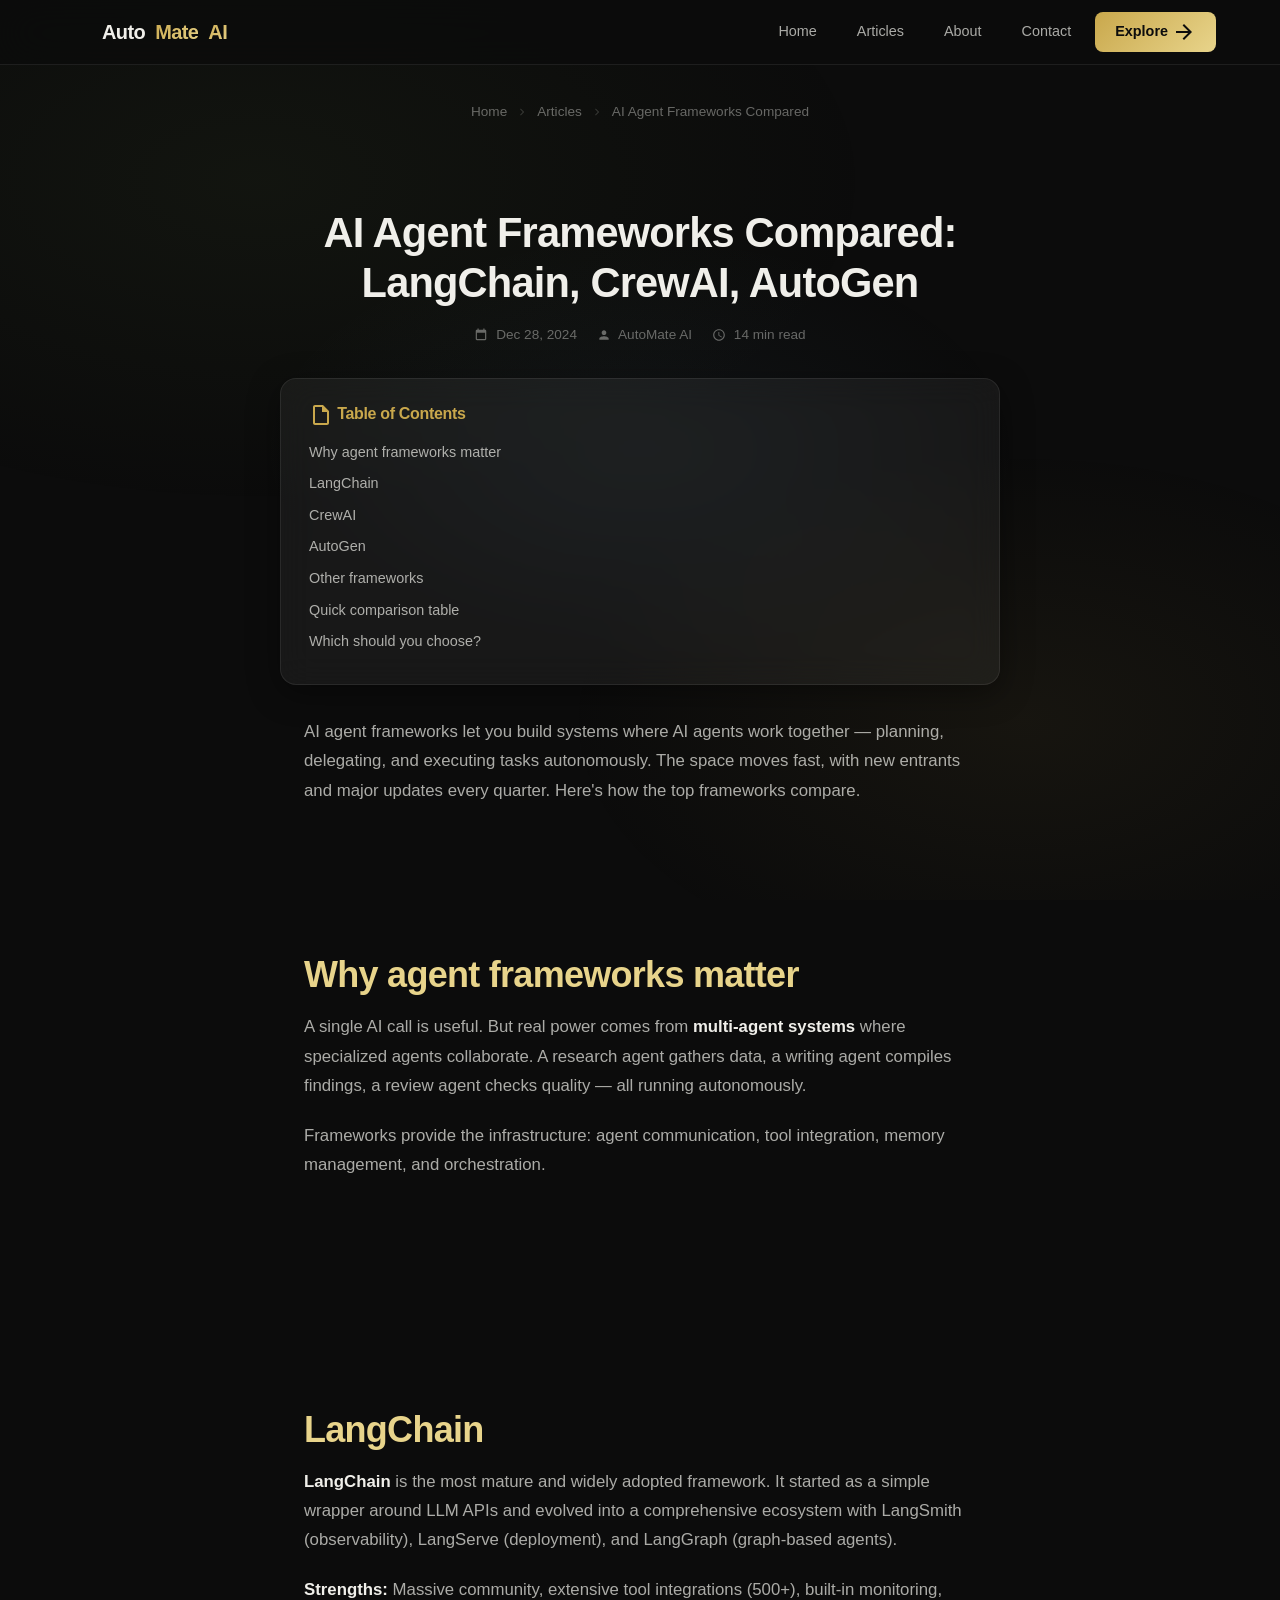
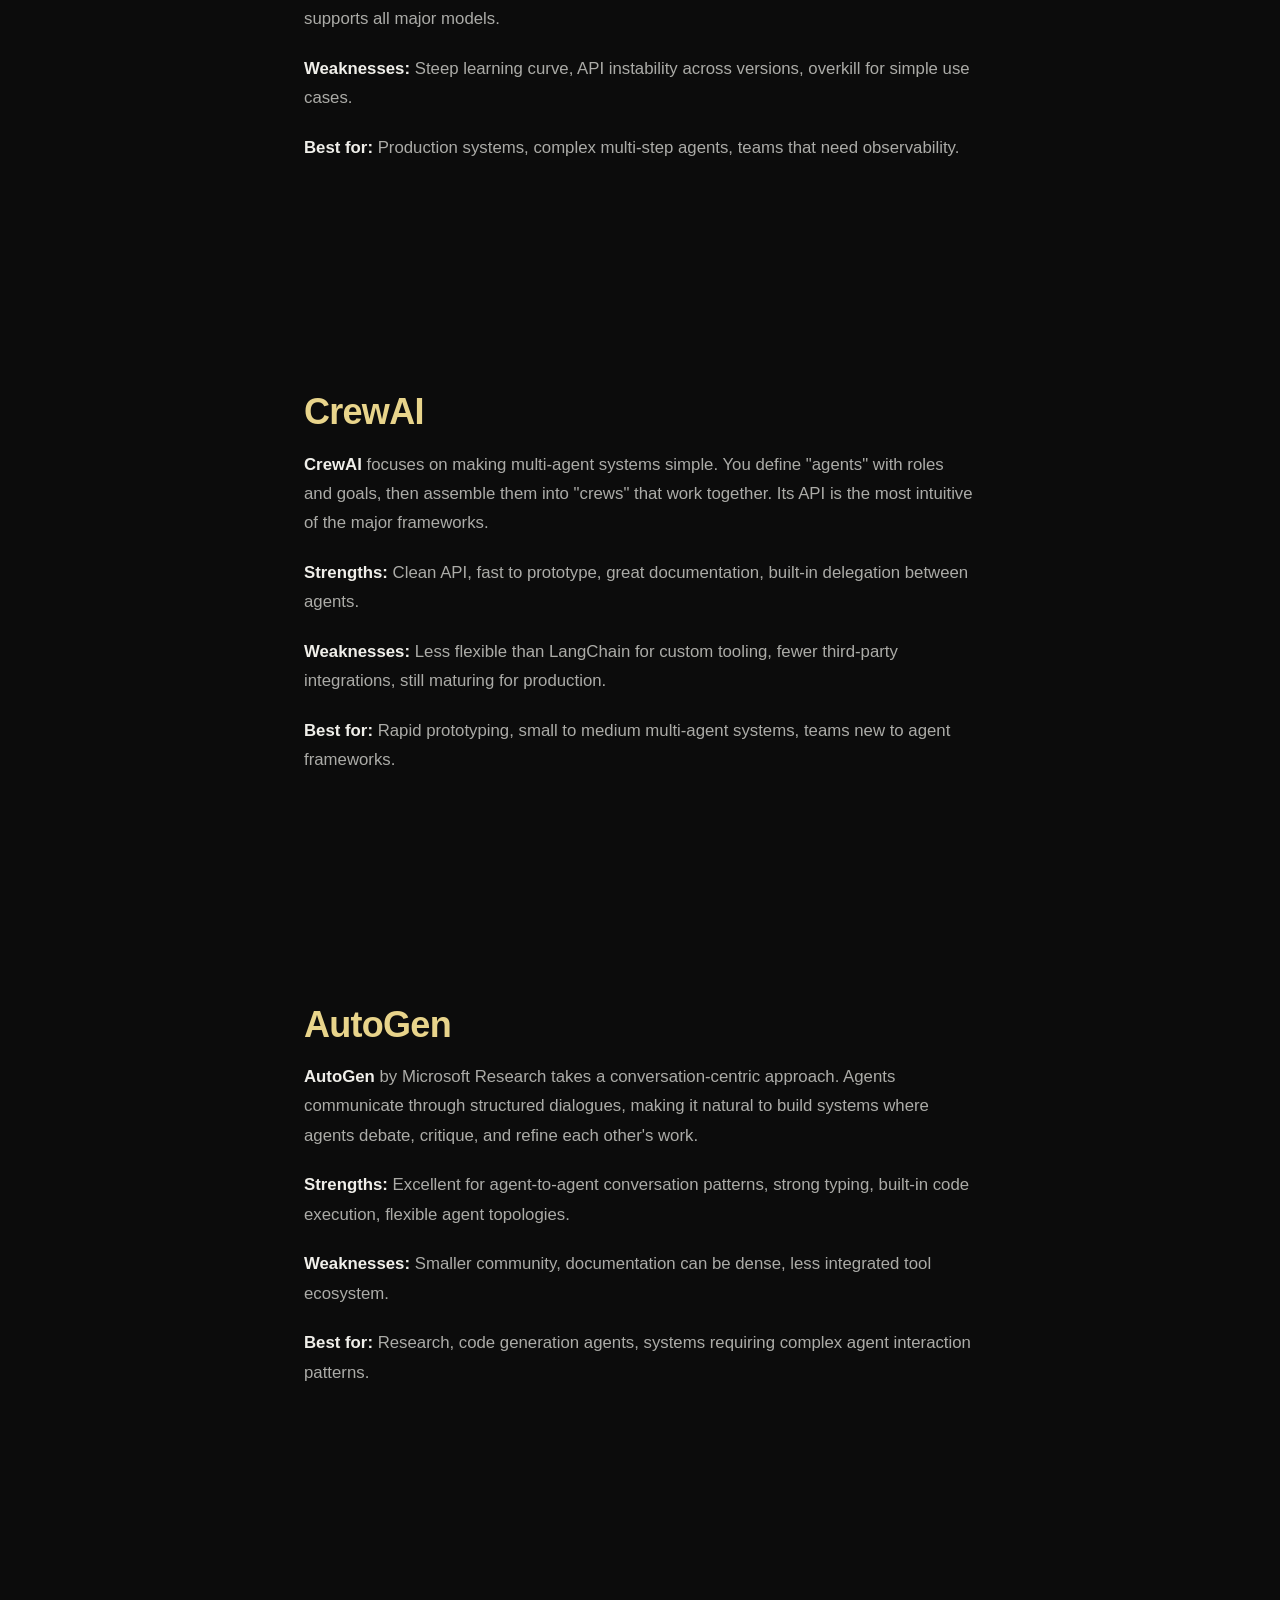
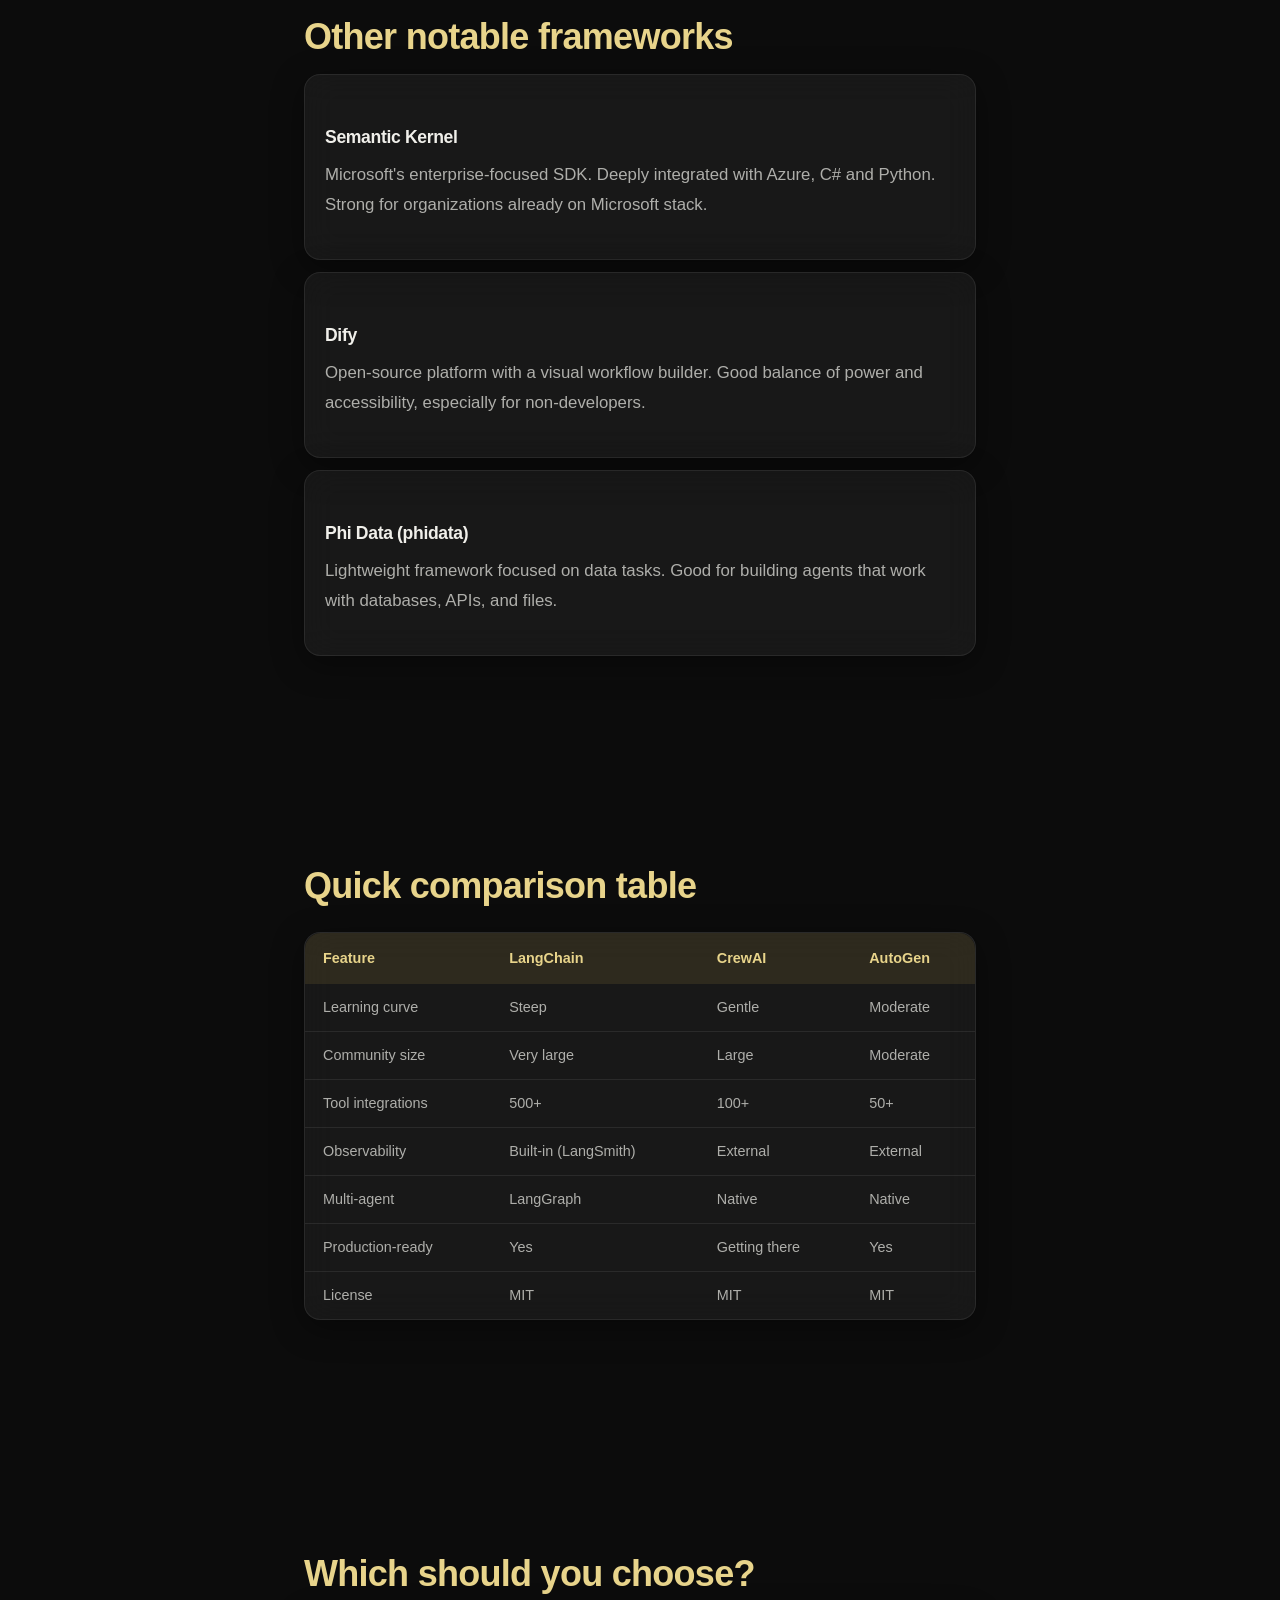
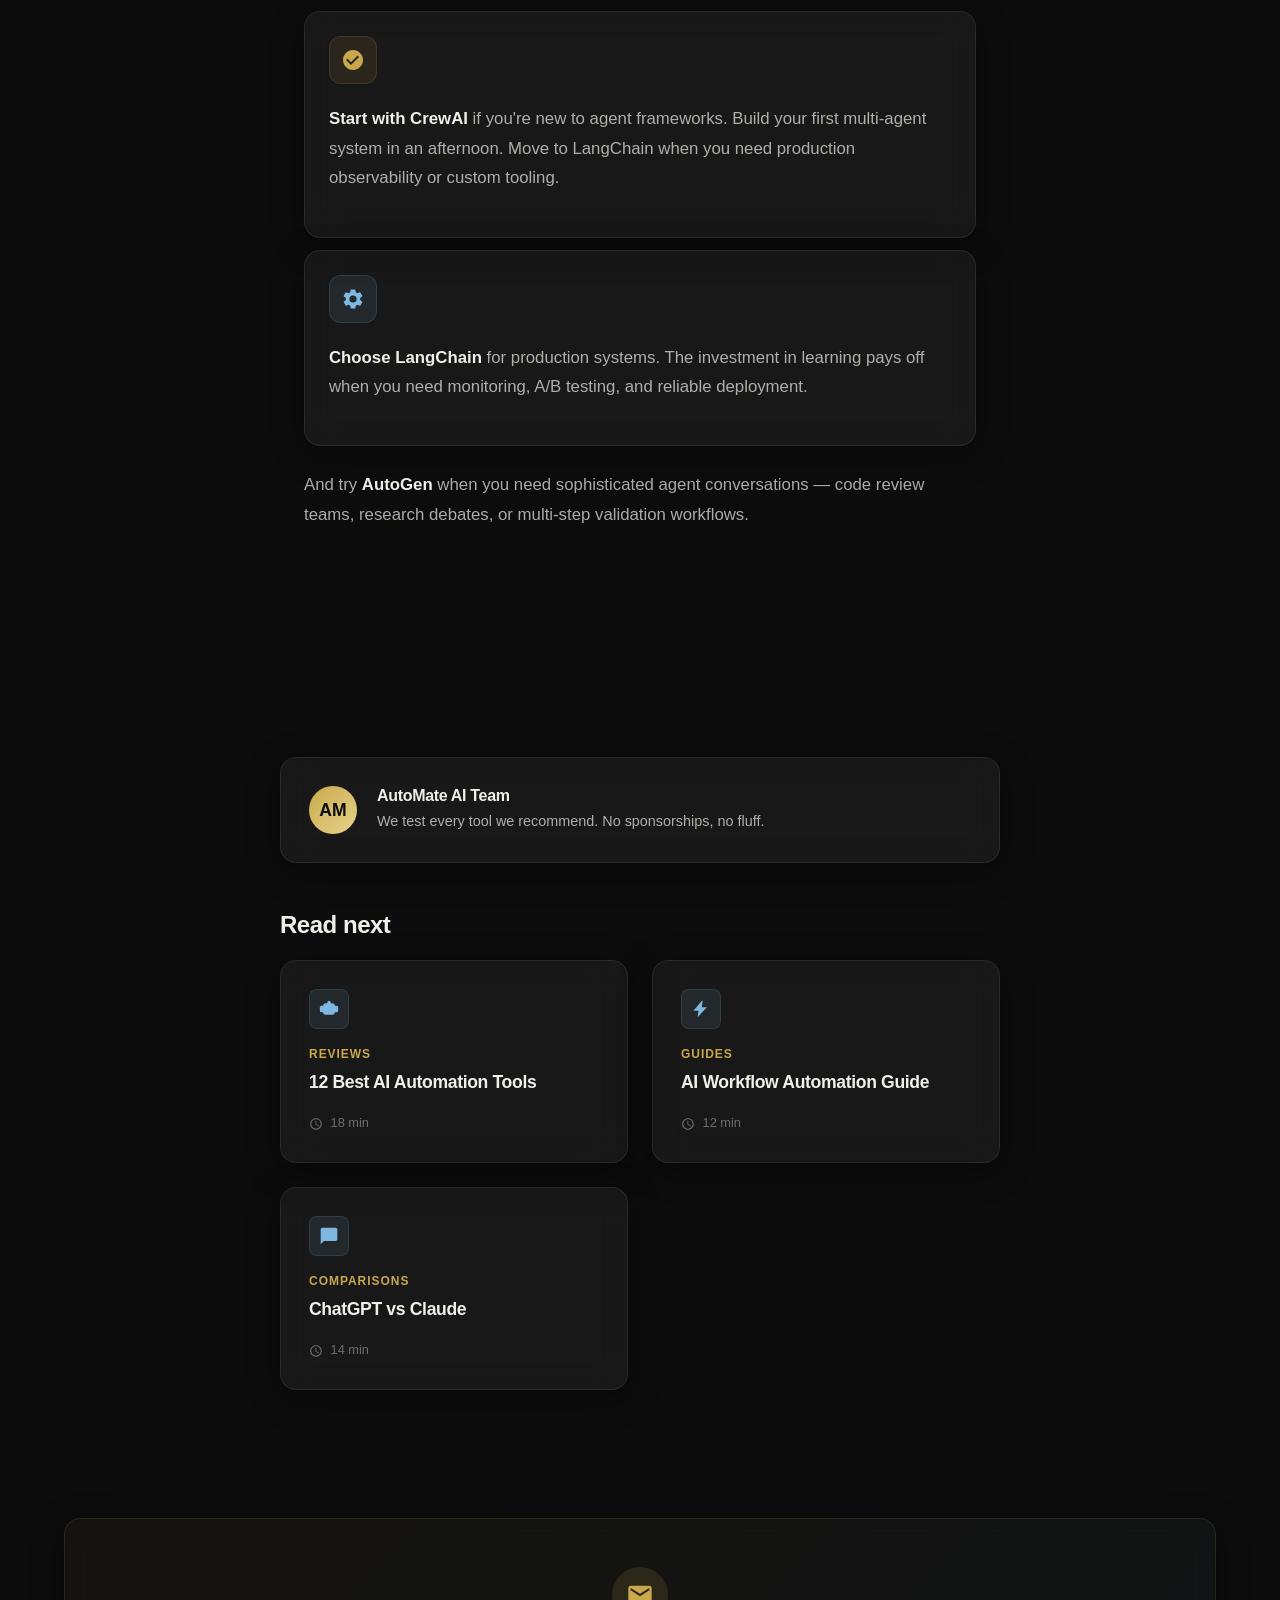
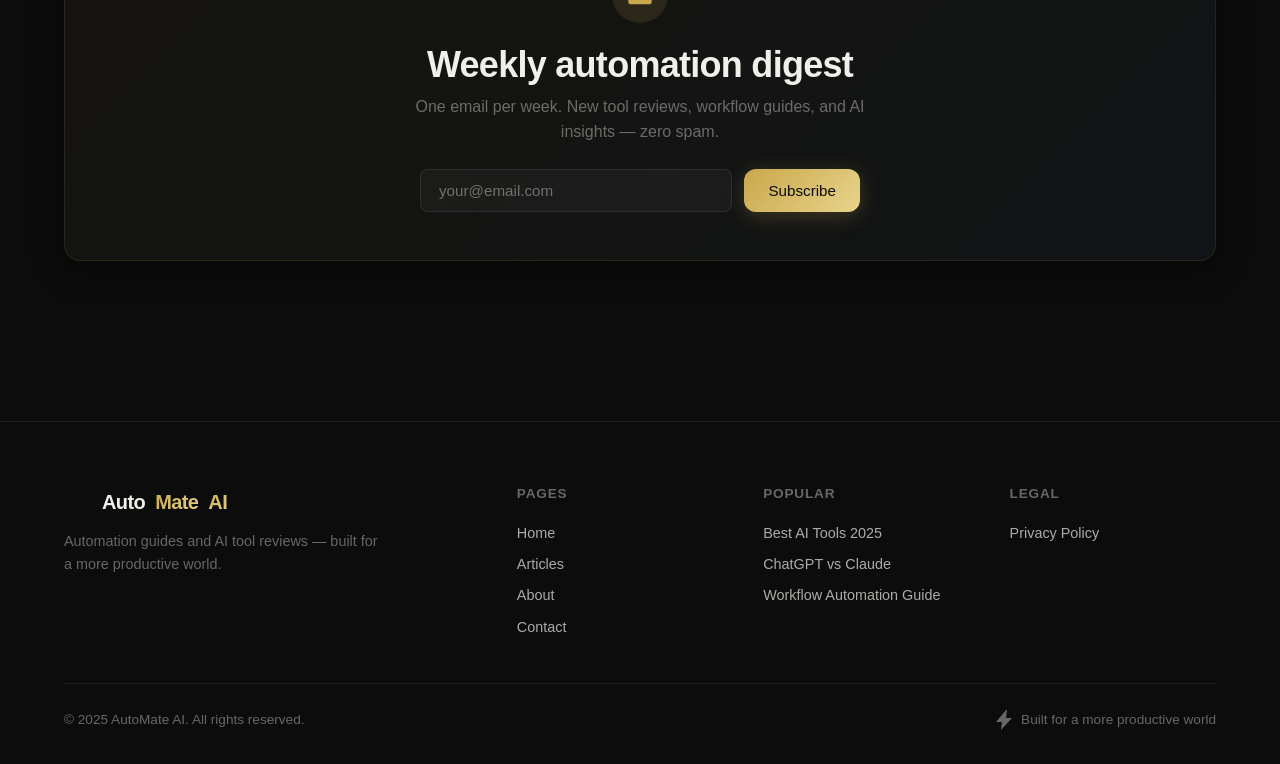
<file: blog/ai-agent-frameworks-compared.html>
<!DOCTYPE html>
<html lang="en">
<head>
  <meta charset="UTF-8">
  <meta name="viewport" content="width=device-width, initial-scale=1.0">
  <title>AI Agent Frameworks Compared: LangChain, CrewAI, AutoGen — AutoMate AI</title>
  <meta name="description" content="Comprehensive comparison of the top AI agent frameworks: LangChain, CrewAI, AutoGen, and more. Features, pricing, and when to use each.">
  <meta name="robots" content="index, follow">
  <link rel="canonical" href="https://www.a2mate.online/blog/ai-agent-frameworks-compared.html">
  <meta property="og:type" content="article">
  <meta property="og:title" content="AI Agent Frameworks Compared: LangChain, CrewAI, AutoGen">
  <meta property="og:description" content="Comprehensive comparison of the top AI agent frameworks for building multi-agent systems.">
  <meta property="og:url" content="https://www.a2mate.online/blog/ai-agent-frameworks-compared.html">
  <meta name="twitter:card" content="summary_large_image">
  <script type="application/ld+json">
  {
    "@context": "https://schema.org",
    "@type": "Article",
    "headline": "AI Agent Frameworks Compared: LangChain, CrewAI, AutoGen",
    "description": "Comprehensive comparison of the top AI agent frameworks for building multi-agent systems.",
    "author": {"@type": "Person", "name": "AutoMate AI"},
    "datePublished": "2024-12-28",
    "dateModified": "2025-01-10",
    "publisher": {"@type": "Organization", "name": "AutoMate AI"},
    "mainEntityOfPage": {"@type": "WebPage", "@id": "https://www.a2mate.online/blog/ai-agent-frameworks-compared.html"}
  }
  </script>
  <script type="application/ld+json">
  { "@context": "https://schema.org", "@type": "BreadcrumbList", "itemListElement": [
    {"@type": "ListItem", "position": 1, "name": "Home", "item": "https://www.a2mate.online/"},
    {"@type": "ListItem", "position": 2, "name": "Articles", "item": "https://www.a2mate.online/blog/"},
    {"@type": "ListItem", "position": 3, "name": "AI Agent Frameworks Compared", "item": "https://www.a2mate.online/blog/ai-agent-frameworks-compared.html"}
  ]}
  </script>
  <link rel="stylesheet" href="/css/style.css">
  <link rel="icon" type="image/svg+xml" href="data:image/svg+xml,%3Csvg xmlns='http://www.w3.org/2000/svg' viewBox='0 0 32 32'%3E%3Cdefs%3E%3ClinearGradient id='a' x1='0%25' y1='0%25' x2='100%25' y2='100%25'%3E%3Cstop offset='0%25' stop-color='%23C9A84C'/%3E%3Cstop offset='100%25' stop-color='%237EB8E0'/%3E%3C/linearGradient%3E%3C/defs%3E%3Crect width='32' height='32' rx='6' fill='%230C0C0C'/%3E%3Ctext x='16' y='23' text-anchor='middle' font-size='20' font-weight='800' font-family='-apple-system,sans-serif' fill='url(%23a)'%3EA%3C/text%3E%3C/svg%3E">
</head>
<body>
<a href="#main" class="skip-link">Skip to content</a>

<header role="banner">
  <nav role="navigation" aria-label="Main navigation">
    <a href="/" class="logo">
      <svg class="icon" viewBox="0 0 24 24"><use href="/images/icons.svg#icon-bolt"/></svg>
      Auto<span>Mate</span> <span>AI</span>
    </a>
    <button class="mobile-toggle" aria-label="Toggle menu" aria-expanded="false">
      <svg class="icon" viewBox="0 0 24 24"><use href="/images/icons.svg#icon-menu"/></svg>
    </button>
    <div class="nav-links" role="menubar">
      <a href="/" role="menuitem">Home</a>
      <a href="/blog/" role="menuitem">Articles</a>
      <a href="/about.html" role="menuitem">About</a>
      <a href="/contact.html" role="menuitem">Contact</a>
      <a href="/blog/" class="nav-cta" role="menuitem">Explore <svg class="icon" viewBox="0 0 24 24"><use href="/images/icons.svg#icon-arrow-right"/></svg></a>
    </div>
  </nav>
</header>

<main id="main" role="main" class="article-page">
  <div class="container">
    <nav class="breadcrumbs" aria-label="Breadcrumb">
      <a href="/">Home</a>
      <svg class="icon" viewBox="0 0 24 24" style="width:14px;height:14px;fill:currentColor;opacity:0.4;"><use href="/images/icons.svg#icon-chevron-right"/></svg>
      <a href="/blog/">Articles</a>
      <svg class="icon" viewBox="0 0 24 24" style="width:14px;height:14px;fill:currentColor;opacity:0.4;"><use href="/images/icons.svg#icon-chevron-right"/></svg>
      <span>AI Agent Frameworks Compared</span>
    </nav>

    <article>
      <div class="article-header reveal">
        <h1>AI Agent Frameworks Compared: LangChain, CrewAI, AutoGen</h1>
        <div class="article-meta">
          <span><svg class="icon" viewBox="0 0 24 24"><use href="/images/icons.svg#icon-calendar"/></svg> <time datetime="2024-12-28">Dec 28, 2024</time></span>
          <span><svg class="icon" viewBox="0 0 24 24"><use href="/images/icons.svg#icon-user"/></svg> AutoMate AI</span>
          <span><svg class="icon" viewBox="0 0 24 24"><use href="/images/icons.svg#icon-clock"/></svg> 14 min read</span>
        </div>
      </div>

      <div class="toc card reveal">
        <h3><svg class="icon" viewBox="0 0 24 24" style="fill:var(--gold);"><use href="/images/icons.svg#icon-document"/></svg> Table of Contents</h3>
        <ul>
          <li><a href="#overview">Why agent frameworks matter</a></li>
          <li><a href="#langchain">LangChain</a></li>
          <li><a href="#crewai">CrewAI</a></li>
          <li><a href="#autogen">AutoGen</a></li>
          <li><a href="#others">Other frameworks</a></li>
          <li><a href="#comparison">Quick comparison table</a></li>
          <li><a href="#which">Which should you choose?</a></li>
        </ul>
      </div>

      <div class="article-body">
        <p>AI agent frameworks let you build systems where AI agents work together — planning, delegating, and executing tasks autonomously. The space moves fast, with new entrants and major updates every quarter. Here's how the top frameworks compare.</p>

        <section id="overview">
          <h2>Why agent frameworks matter</h2>
          <p>A single AI call is useful. But real power comes from <strong>multi-agent systems</strong> where specialized agents collaborate. A research agent gathers data, a writing agent compiles findings, a review agent checks quality — all running autonomously.</p>
          <p>Frameworks provide the infrastructure: agent communication, tool integration, memory management, and orchestration.</p>
        </section>

        <section id="langchain">
          <h2>LangChain</h2>
          <p><strong>LangChain</strong> is the most mature and widely adopted framework. It started as a simple wrapper around LLM APIs and evolved into a comprehensive ecosystem with LangSmith (observability), LangServe (deployment), and LangGraph (graph-based agents).</p>
          <p><strong>Strengths:</strong> Massive community, extensive tool integrations (500+), built-in monitoring, supports all major models.</p>
          <p><strong>Weaknesses:</strong> Steep learning curve, API instability across versions, overkill for simple use cases.</p>
          <p><strong>Best for:</strong> Production systems, complex multi-step agents, teams that need observability.</p>
        </section>

        <section id="crewai">
          <h2>CrewAI</h2>
          <p><strong>CrewAI</strong> focuses on making multi-agent systems simple. You define "agents" with roles and goals, then assemble them into "crews" that work together. Its API is the most intuitive of the major frameworks.</p>
          <p><strong>Strengths:</strong> Clean API, fast to prototype, great documentation, built-in delegation between agents.</p>
          <p><strong>Weaknesses:</strong> Less flexible than LangChain for custom tooling, fewer third-party integrations, still maturing for production.</p>
          <p><strong>Best for:</strong> Rapid prototyping, small to medium multi-agent systems, teams new to agent frameworks.</p>
        </section>

        <section id="autogen">
          <h2>AutoGen</h2>
          <p><strong>AutoGen</strong> by Microsoft Research takes a conversation-centric approach. Agents communicate through structured dialogues, making it natural to build systems where agents debate, critique, and refine each other's work.</p>
          <p><strong>Strengths:</strong> Excellent for agent-to-agent conversation patterns, strong typing, built-in code execution, flexible agent topologies.</p>
          <p><strong>Weaknesses:</strong> Smaller community, documentation can be dense, less integrated tool ecosystem.</p>
          <p><strong>Best for:</strong> Research, code generation agents, systems requiring complex agent interaction patterns.</p>
        </section>

        <section id="others">
          <h2>Other notable frameworks</h2>
          <div class="feature-card card" style="padding: 20px; margin-bottom: 12px;">
            <h3>Semantic Kernel</h3>
            <p>Microsoft's enterprise-focused SDK. Deeply integrated with Azure, C# and Python. Strong for organizations already on Microsoft stack.</p>
          </div>
          <div class="feature-card card" style="padding: 20px; margin-bottom: 12px;">
            <h3>Dify</h3>
            <p>Open-source platform with a visual workflow builder. Good balance of power and accessibility, especially for non-developers.</p>
          </div>
          <div class="feature-card card" style="padding: 20px;">
            <h3>Phi Data (phidata)</h3>
            <p>Lightweight framework focused on data tasks. Good for building agents that work with databases, APIs, and files.</p>
          </div>
        </section>

        <section id="comparison">
          <h2>Quick comparison table</h2>
          <div class="table-wrap card">
            <table>
              <thead>
                <tr>
                  <th>Feature</th>
                  <th>LangChain</th>
                  <th>CrewAI</th>
                  <th>AutoGen</th>
                </tr>
              </thead>
              <tbody>
                <tr><td>Learning curve</td><td>Steep</td><td>Gentle</td><td>Moderate</td></tr>
                <tr><td>Community size</td><td>Very large</td><td>Large</td><td>Moderate</td></tr>
                <tr><td>Tool integrations</td><td>500+</td><td>100+</td><td>50+</td></tr>
                <tr><td>Observability</td><td>Built-in (LangSmith)</td><td>External</td><td>External</td></tr>
                <tr><td>Multi-agent</td><td>LangGraph</td><td>Native</td><td>Native</td></tr>
                <tr><td>Production-ready</td><td>Yes</td><td>Getting there</td><td>Yes</td></tr>
                <tr><td>License</td><td>MIT</td><td>MIT</td><td>MIT</td></tr>
              </tbody>
            </table>
          </div>
        </section>

        <section id="which">
          <h2>Which should you choose?</h2>
          <div class="feature-card card" style="padding: 24px;">
            <div class="icon-wrapper">
              <svg class="icon" viewBox="0 0 24 24"><use href="/images/icons.svg#icon-check"/></svg>
            </div>
            <p><strong>Start with CrewAI</strong> if you're new to agent frameworks. Build your first multi-agent system in an afternoon. Move to LangChain when you need production observability or custom tooling.</p>
          </div>
          <div class="feature-card card" style="padding: 24px; margin-top: 12px;">
            <div class="icon-wrapper" style="background: rgba(126,184,224,0.1); border-color: rgba(126,184,224,0.15);">
              <svg class="icon" viewBox="0 0 24 24" style="fill: var(--blue);"><use href="/images/icons.svg#icon-gear"/></svg>
            </div>
            <p><strong>Choose LangChain</strong> for production systems. The investment in learning pays off when you need monitoring, A/B testing, and reliable deployment.</p>
          </div>
          <p style="margin-top: 24px;">And try <strong>AutoGen</strong> when you need sophisticated agent conversations — code review teams, research debates, or multi-step validation workflows.</p>
        </section>
      </div>

      <div class="author-bio card">
        <div class="author-avatar">AM</div>
        <div>
          <h4>AutoMate AI Team</h4>
          <p>We test every tool we recommend. No sponsorships, no fluff.</p>
        </div>
      </div>

      <div class="related-posts">
        <h3>Read next</h3>
        <div class="grid-3">
          <article class="post-card card">
            <div class="post-icon"><svg class="icon" viewBox="0 0 24 24"><use href="/images/icons.svg#icon-ai"/></svg></div>
            <span class="post-category">Reviews</span>
            <h3><a href="/blog/best-ai-automation-tools.html">12 Best AI Automation Tools</a></h3>
            <div class="post-meta"><span><svg class="icon" viewBox="0 0 24 24"><use href="/images/icons.svg#icon-clock"/></svg> 18 min</span></div>
          </article>
          <article class="post-card card">
            <div class="post-icon"><svg class="icon" viewBox="0 0 24 24"><use href="/images/icons.svg#icon-bolt"/></svg></div>
            <span class="post-category">Guides</span>
            <h3><a href="/blog/ai-workflow-automation-guide.html">AI Workflow Automation Guide</a></h3>
            <div class="post-meta"><span><svg class="icon" viewBox="0 0 24 24"><use href="/images/icons.svg#icon-clock"/></svg> 12 min</span></div>
          </article>
          <article class="post-card card">
            <div class="post-icon"><svg class="icon" viewBox="0 0 24 24"><use href="/images/icons.svg#icon-chat"/></svg></div>
            <span class="post-category">Comparisons</span>
            <h3><a href="/blog/chatgpt-vs-claude-comparison.html">ChatGPT vs Claude</a></h3>
            <div class="post-meta"><span><svg class="icon" viewBox="0 0 24 24"><use href="/images/icons.svg#icon-clock"/></svg> 14 min</span></div>
          </article>
        </div>
      </div>
    </article>
  </div>

  <section>
    <div class="container">
      <div class="newsletter-card card reveal">
        <div class="icon-wrapper">
          <svg class="icon" viewBox="0 0 24 24"><use href="/images/icons.svg#icon-mail"/></svg>
        </div>
        <h2>Weekly automation digest</h2>
        <p>One email per week. New tool reviews, workflow guides, and AI insights — zero spam.</p>
        <form class="newsletter-form" action="#" method="post">
          <input type="email" name="email" placeholder="your@email.com" required aria-label="Email address">
          <button type="submit" class="btn btn-primary">Subscribe</button>
        </form>
      </div>
    </div>
  </section>
</main>

<footer role="contentinfo">
  <div class="container">
    <div class="footer-grid">
      <div class="footer-brand">
        <a href="/" class="logo">
          <svg class="icon" viewBox="0 0 24 24"><use href="/images/icons.svg#icon-bolt"/></svg>
          Auto<span>Mate</span> <span>AI</span>
        </a>
        <p>Automation guides and AI tool reviews — built for a more productive world.</p>
      </div>
      <div class="footer-col">
        <h4>Pages</h4>
        <a href="/">Home</a>
        <a href="/blog/">Articles</a>
        <a href="/about.html">About</a>
        <a href="/contact.html">Contact</a>
      </div>
      <div class="footer-col">
        <h4>Popular</h4>
        <a href="/blog/best-ai-automation-tools.html">Best AI Tools 2025</a>
        <a href="/blog/chatgpt-vs-claude-comparison.html">ChatGPT vs Claude</a>
        <a href="/blog/ai-workflow-automation-guide.html">Workflow Automation Guide</a>
      </div>
      <div class="footer-col">
        <h4>Legal</h4>
        <a href="/privacy.html">Privacy Policy</a>
      </div>
    </div>
    <div class="footer-bottom">
      <span>&copy; 2025 AutoMate AI. All rights reserved.</span>
      <span><svg class="icon" viewBox="0 0 24 24"><use href="/images/icons.svg#icon-bolt"/></svg> Built for a more productive world</span>
    </div>
  </div>
</footer>

<script defer src="/js/main.js"></script>
</body>
</html>
</file>
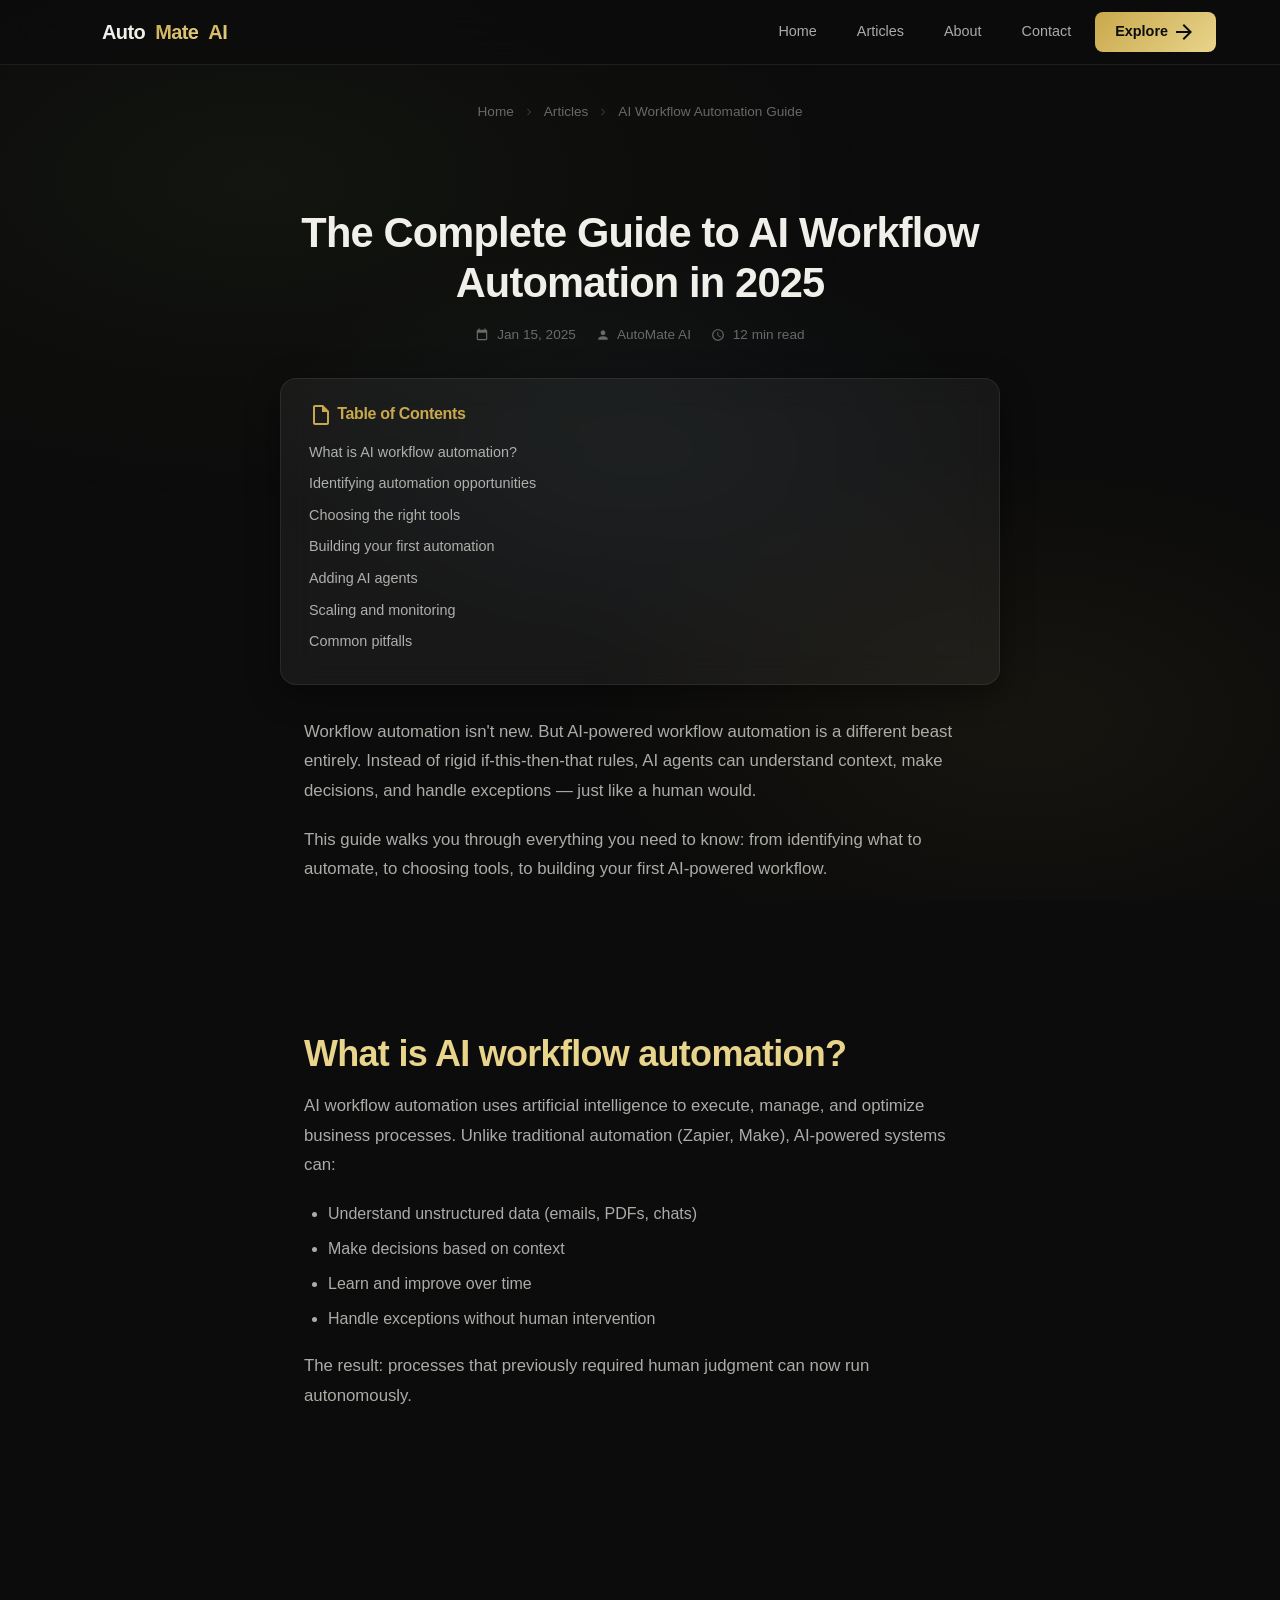
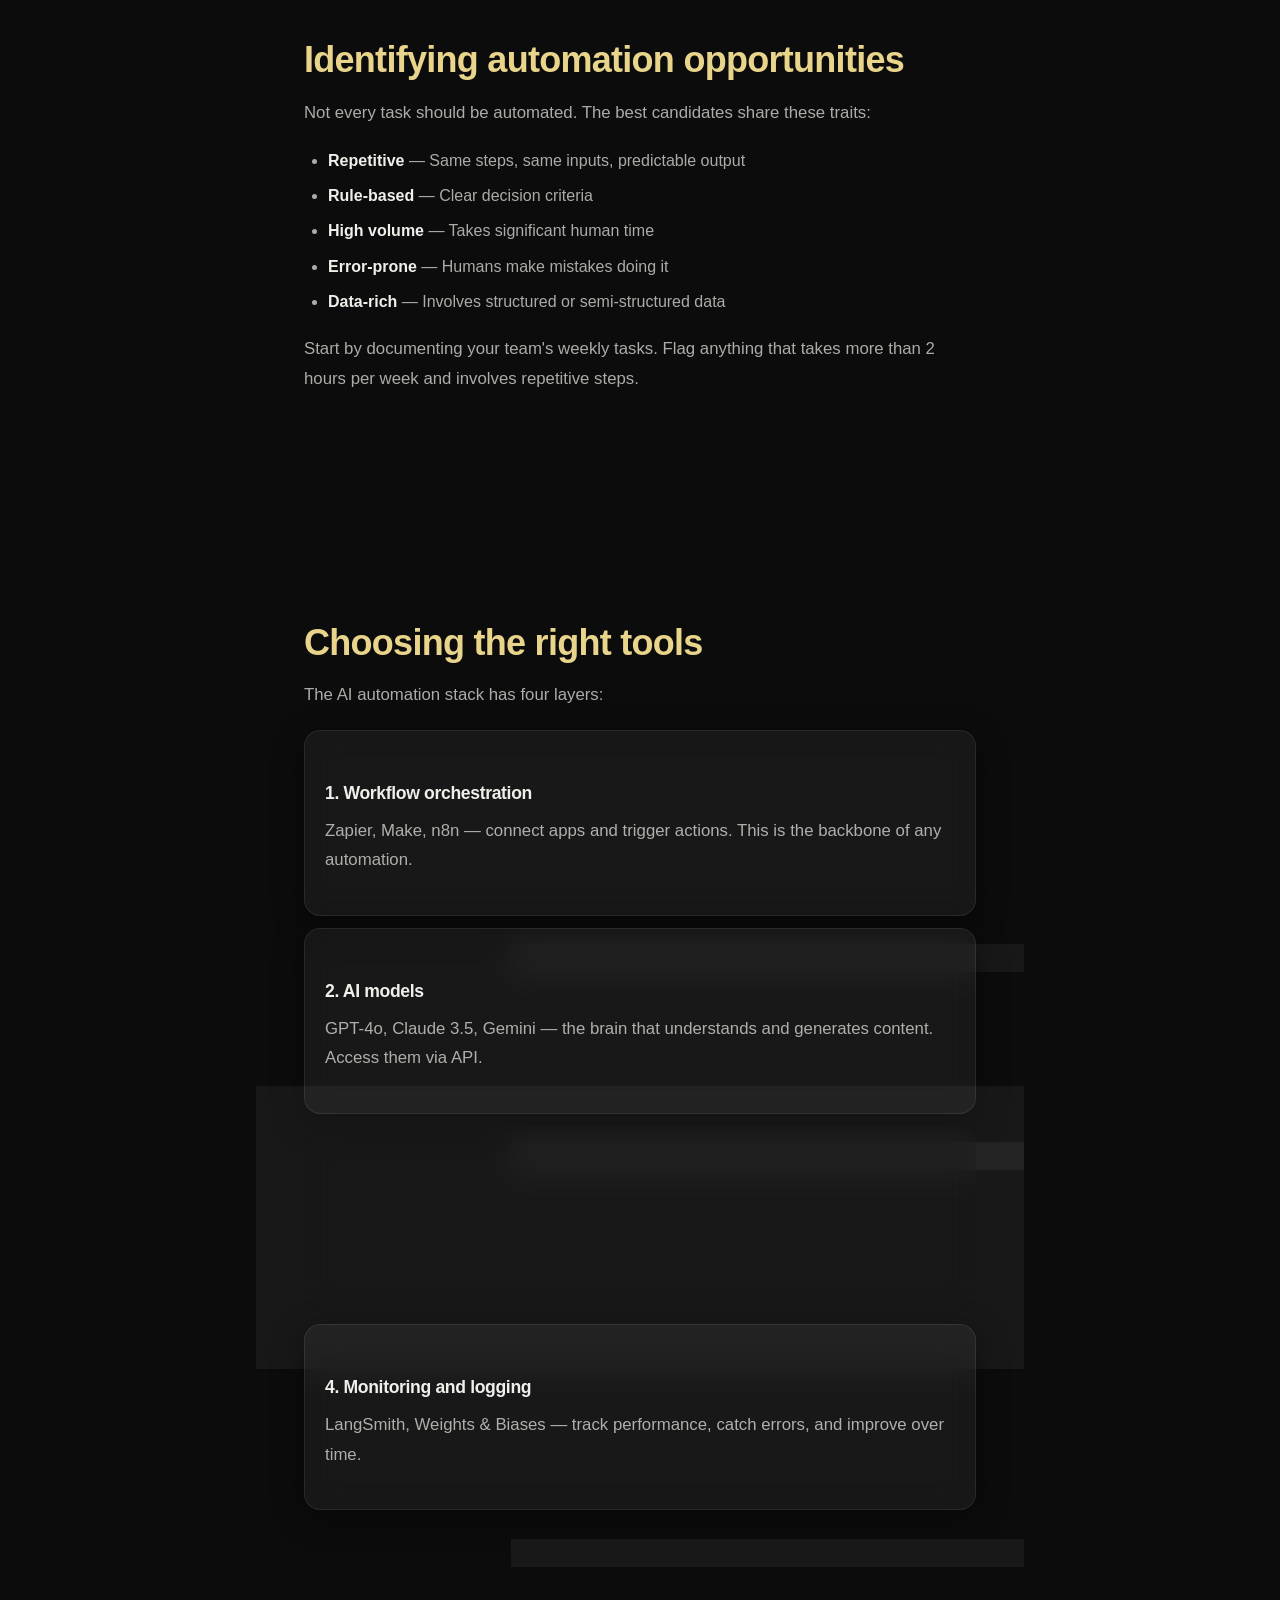
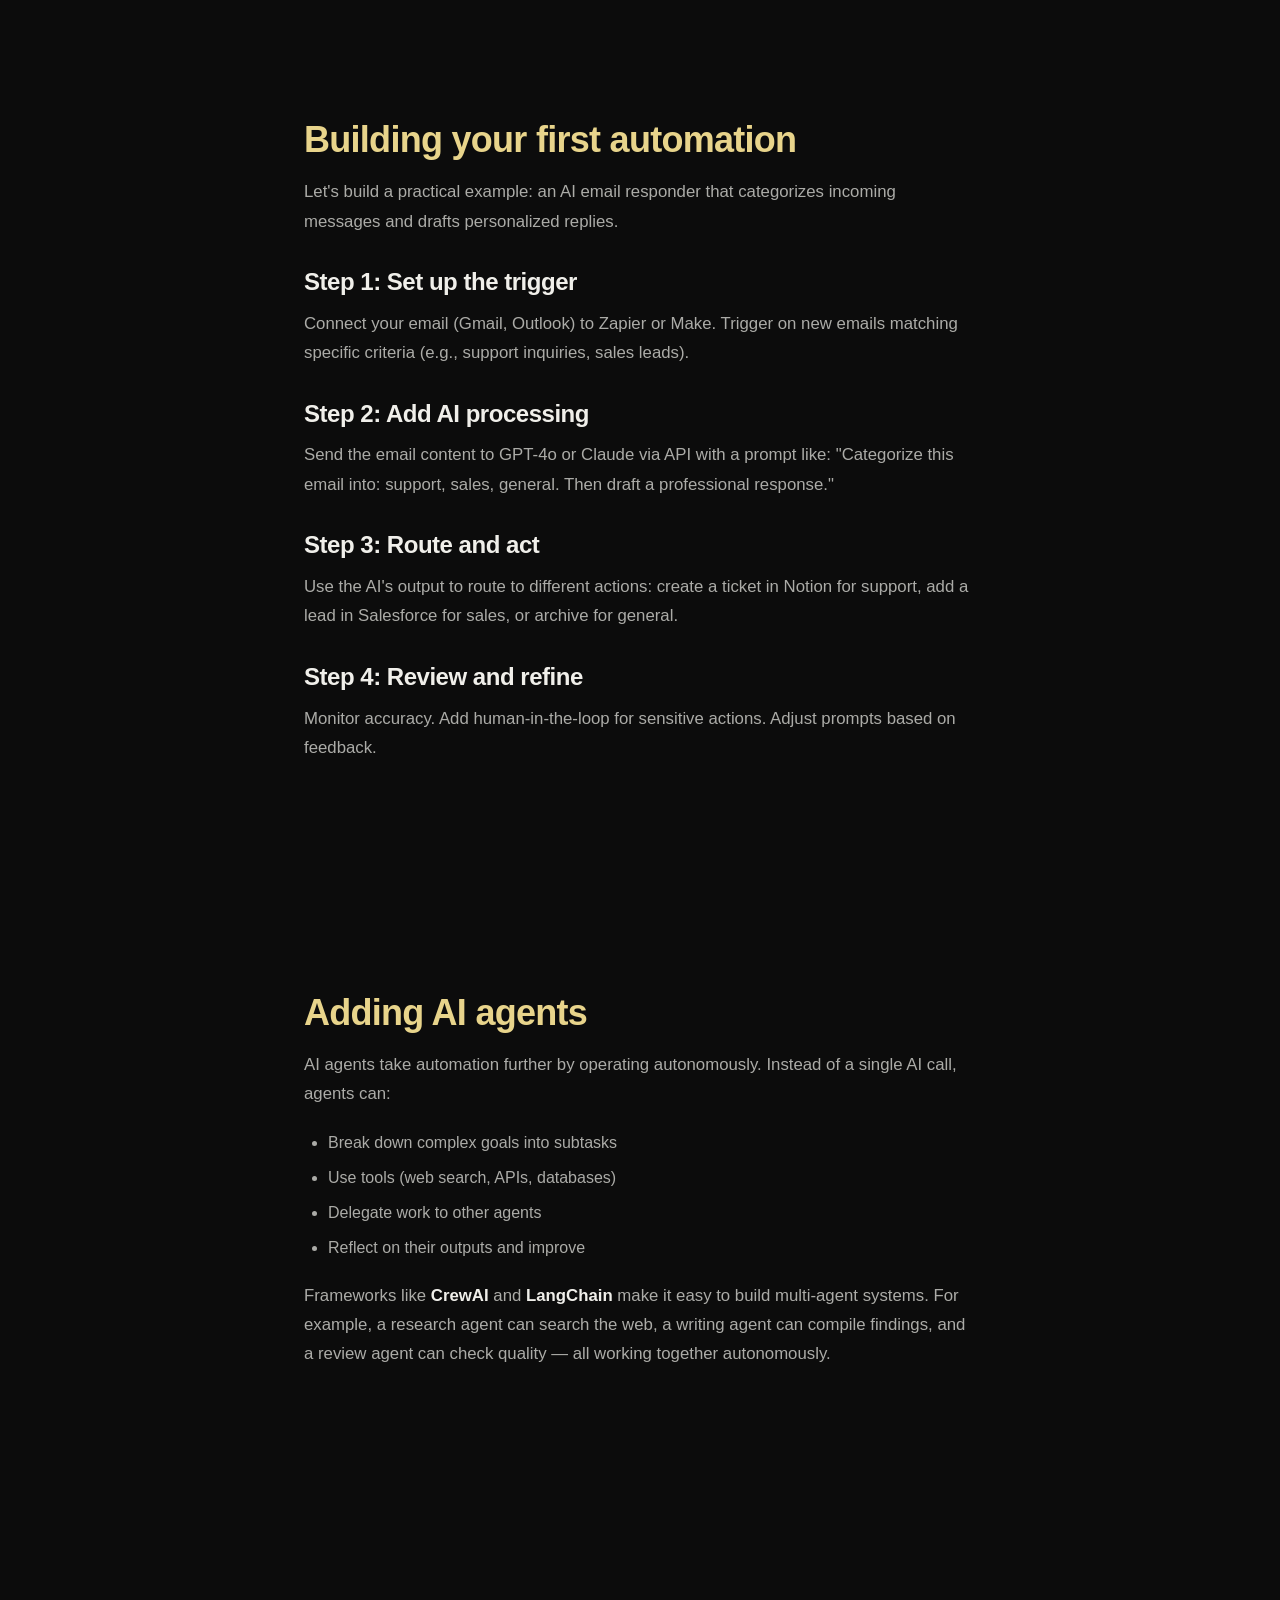
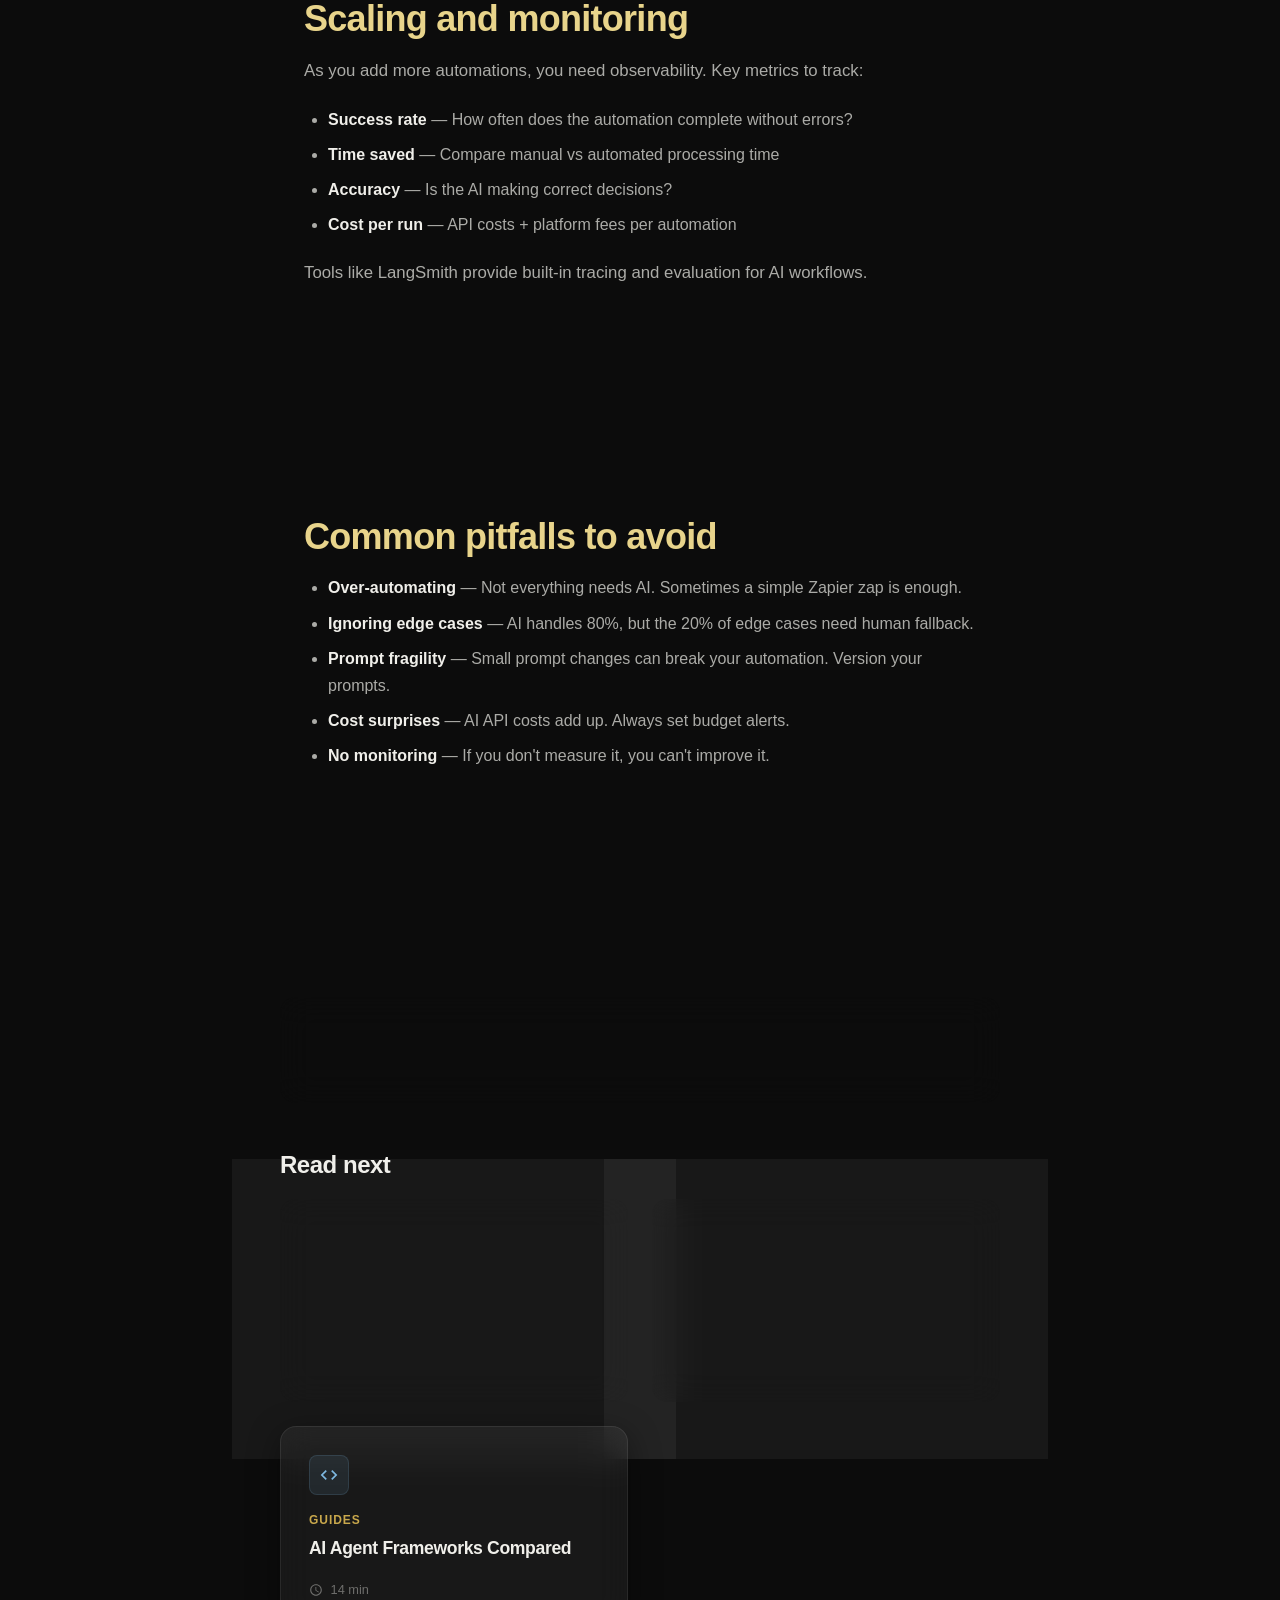
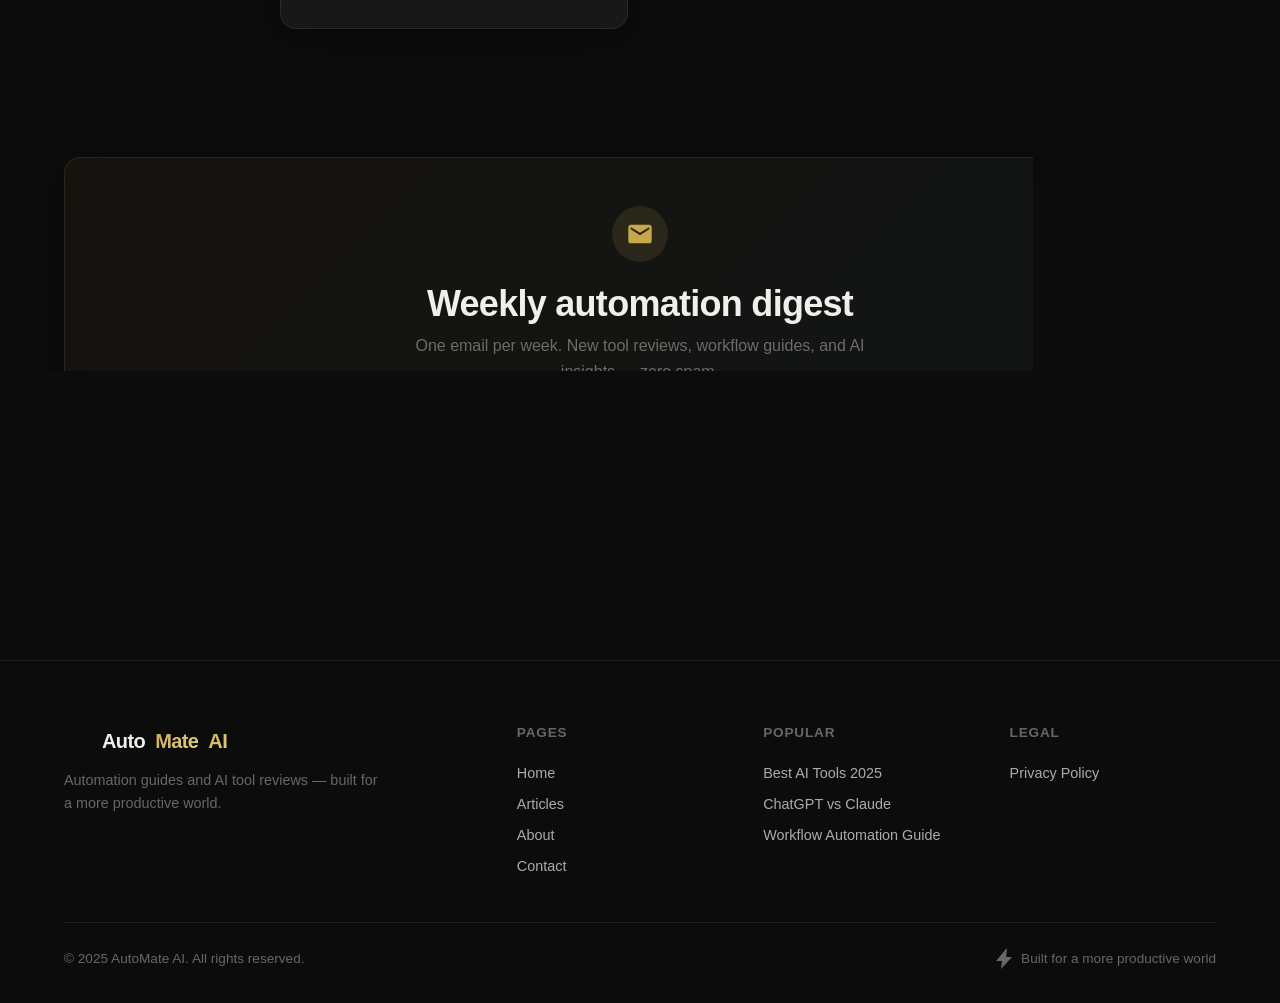
<file: blog/ai-workflow-automation-guide.html>
<!DOCTYPE html>
<html lang="en">
<head>
  <meta charset="UTF-8">
  <meta name="viewport" content="width=device-width, initial-scale=1.0">
  <title>The Complete Guide to AI Workflow Automation in 2025 — AutoMate AI</title>
  <meta name="description" content="Step-by-step guide to automating your workflows with AI agents, no-code tools, and custom pipelines. From identifying bottlenecks to deployment.">
  <meta name="robots" content="index, follow">
  <link rel="canonical" href="https://www.a2mate.online/blog/ai-workflow-automation-guide.html">
  <meta property="og:type" content="article">
  <meta property="og:title" content="The Complete Guide to AI Workflow Automation in 2025">
  <meta property="og:description" content="Step-by-step guide to automating your workflows with AI agents, no-code tools, and custom pipelines.">
  <meta property="og:url" content="https://www.a2mate.online/blog/ai-workflow-automation-guide.html">
  <meta name="twitter:card" content="summary_large_image">
  <script type="application/ld+json">
  {
    "@context": "https://schema.org",
    "@type": "Article",
    "headline": "The Complete Guide to AI Workflow Automation in 2025",
    "description": "Step-by-step guide to automating your workflows with AI agents, no-code tools, and custom pipelines.",
    "author": {"@type": "Person", "name": "AutoMate AI"},
    "datePublished": "2025-01-15",
    "dateModified": "2025-01-20",
    "publisher": {"@type": "Organization", "name": "AutoMate AI"},
    "mainEntityOfPage": {"@type": "WebPage", "@id": "https://www.a2mate.online/blog/ai-workflow-automation-guide.html"}
  }
  </script>
  <script type="application/ld+json">
  { "@context": "https://schema.org", "@type": "BreadcrumbList", "itemListElement": [
    {"@type": "ListItem", "position": 1, "name": "Home", "item": "https://www.a2mate.online/"},
    {"@type": "ListItem", "position": 2, "name": "Articles", "item": "https://www.a2mate.online/blog/"},
    {"@type": "ListItem", "position": 3, "name": "AI Workflow Automation Guide", "item": "https://www.a2mate.online/blog/ai-workflow-automation-guide.html"}
  ]}
  </script>
  <link rel="stylesheet" href="/css/style.css">
  <link rel="icon" type="image/svg+xml" href="data:image/svg+xml,%3Csvg xmlns='http://www.w3.org/2000/svg' viewBox='0 0 32 32'%3E%3Cdefs%3E%3ClinearGradient id='a' x1='0%25' y1='0%25' x2='100%25' y2='100%25'%3E%3Cstop offset='0%25' stop-color='%23C9A84C'/%3E%3Cstop offset='100%25' stop-color='%237EB8E0'/%3E%3C/linearGradient%3E%3C/defs%3E%3Crect width='32' height='32' rx='6' fill='%230C0C0C'/%3E%3Ctext x='16' y='23' text-anchor='middle' font-size='20' font-weight='800' font-family='-apple-system,sans-serif' fill='url(%23a)'%3EA%3C/text%3E%3C/svg%3E">
</head>
<body>
<a href="#main" class="skip-link">Skip to content</a>

<header role="banner">
  <nav role="navigation" aria-label="Main navigation">
    <a href="/" class="logo">
      <svg class="icon" viewBox="0 0 24 24"><use href="/images/icons.svg#icon-bolt"/></svg>
      Auto<span>Mate</span> <span>AI</span>
    </a>
    <button class="mobile-toggle" aria-label="Toggle menu" aria-expanded="false">
      <svg class="icon" viewBox="0 0 24 24"><use href="/images/icons.svg#icon-menu"/></svg>
    </button>
    <div class="nav-links" role="menubar">
      <a href="/" role="menuitem">Home</a>
      <a href="/blog/" role="menuitem">Articles</a>
      <a href="/about.html" role="menuitem">About</a>
      <a href="/contact.html" role="menuitem">Contact</a>
      <a href="/blog/" class="nav-cta" role="menuitem">Explore <svg class="icon" viewBox="0 0 24 24"><use href="/images/icons.svg#icon-arrow-right"/></svg></a>
    </div>
  </nav>
</header>

<main id="main" role="main" class="article-page">
  <div class="container">
    <nav class="breadcrumbs" aria-label="Breadcrumb">
      <a href="/">Home</a>
      <svg class="icon" viewBox="0 0 24 24" style="width:14px;height:14px;fill:currentColor;opacity:0.4;"><use href="/images/icons.svg#icon-chevron-right"/></svg>
      <a href="/blog/">Articles</a>
      <svg class="icon" viewBox="0 0 24 24" style="width:14px;height:14px;fill:currentColor;opacity:0.4;"><use href="/images/icons.svg#icon-chevron-right"/></svg>
      <span>AI Workflow Automation Guide</span>
    </nav>

    <article>
      <div class="article-header reveal">
        <h1>The Complete Guide to AI Workflow Automation in 2025</h1>
        <div class="article-meta">
          <span><svg class="icon" viewBox="0 0 24 24"><use href="/images/icons.svg#icon-calendar"/></svg> <time datetime="2025-01-15">Jan 15, 2025</time></span>
          <span><svg class="icon" viewBox="0 0 24 24"><use href="/images/icons.svg#icon-user"/></svg> AutoMate AI</span>
          <span><svg class="icon" viewBox="0 0 24 24"><use href="/images/icons.svg#icon-clock"/></svg> 12 min read</span>
        </div>
      </div>

      <div class="toc card reveal">
        <h3><svg class="icon" viewBox="0 0 24 24" style="fill:var(--gold);"><use href="/images/icons.svg#icon-document"/></svg> Table of Contents</h3>
        <ul>
          <li><a href="#what-is-ai-workflow-automation">What is AI workflow automation?</a></li>
          <li><a href="#bottlenecks">Identifying automation opportunities</a></li>
          <li><a href="#tools">Choosing the right tools</a></li>
          <li><a href="#build">Building your first automation</a></li>
          <li><a href="#agents">Adding AI agents</a></li>
          <li><a href="#scale">Scaling and monitoring</a></li>
          <li><a href="#pitfalls">Common pitfalls</a></li>
        </ul>
      </div>

      <div class="article-body">
        <p>Workflow automation isn't new. But AI-powered workflow automation is a different beast entirely. Instead of rigid if-this-then-that rules, AI agents can understand context, make decisions, and handle exceptions — just like a human would.</p>
        <p>This guide walks you through everything you need to know: from identifying what to automate, to choosing tools, to building your first AI-powered workflow.</p>

        <section id="what-is-ai-workflow-automation">
          <h2>What is AI workflow automation?</h2>
          <p>AI workflow automation uses artificial intelligence to execute, manage, and optimize business processes. Unlike traditional automation (Zapier, Make), AI-powered systems can:</p>
          <ul>
            <li>Understand unstructured data (emails, PDFs, chats)</li>
            <li>Make decisions based on context</li>
            <li>Learn and improve over time</li>
            <li>Handle exceptions without human intervention</li>
          </ul>
          <p>The result: processes that previously required human judgment can now run autonomously.</p>
        </section>

        <section id="bottlenecks">
          <h2>Identifying automation opportunities</h2>
          <p>Not every task should be automated. The best candidates share these traits:</p>
          <ul>
            <li><strong>Repetitive</strong> — Same steps, same inputs, predictable output</li>
            <li><strong>Rule-based</strong> — Clear decision criteria</li>
            <li><strong>High volume</strong> — Takes significant human time</li>
            <li><strong>Error-prone</strong> — Humans make mistakes doing it</li>
            <li><strong>Data-rich</strong> — Involves structured or semi-structured data</li>
          </ul>
          <p>Start by documenting your team's weekly tasks. Flag anything that takes more than 2 hours per week and involves repetitive steps.</p>
        </section>

        <section id="tools">
          <h2>Choosing the right tools</h2>
          <p>The AI automation stack has four layers:</p>
          <div class="feature-card card" style="padding: 20px; margin-bottom: 12px;">
            <h3>1. Workflow orchestration</h3>
            <p>Zapier, Make, n8n — connect apps and trigger actions. This is the backbone of any automation.</p>
          </div>
          <div class="feature-card card" style="padding: 20px; margin-bottom: 12px;">
            <h3>2. AI models</h3>
            <p>GPT-4o, Claude 3.5, Gemini — the brain that understands and generates content. Access them via API.</p>
          </div>
          <div class="feature-card card" style="padding: 20px; margin-bottom: 12px;">
            <h3>3. AI agent frameworks</h3>
            <p>LangChain, CrewAI, AutoGen — build multi-agent systems that work together on complex tasks.</p>
          </div>
          <div class="feature-card card" style="padding: 20px;">
            <h3>4. Monitoring and logging</h3>
            <p>LangSmith, Weights & Biases — track performance, catch errors, and improve over time.</p>
          </div>
        </section>

        <section id="build">
          <h2>Building your first automation</h2>
          <p>Let's build a practical example: an AI email responder that categorizes incoming messages and drafts personalized replies.</p>
          <h3>Step 1: Set up the trigger</h3>
          <p>Connect your email (Gmail, Outlook) to Zapier or Make. Trigger on new emails matching specific criteria (e.g., support inquiries, sales leads).</p>
          <h3>Step 2: Add AI processing</h3>
          <p>Send the email content to GPT-4o or Claude via API with a prompt like: "Categorize this email into: support, sales, general. Then draft a professional response."</p>
          <h3>Step 3: Route and act</h3>
          <p>Use the AI's output to route to different actions: create a ticket in Notion for support, add a lead in Salesforce for sales, or archive for general.</p>
          <h3>Step 4: Review and refine</h3>
          <p>Monitor accuracy. Add human-in-the-loop for sensitive actions. Adjust prompts based on feedback.</p>
        </section>

        <section id="agents">
          <h2>Adding AI agents</h2>
          <p>AI agents take automation further by operating autonomously. Instead of a single AI call, agents can:</p>
          <ul>
            <li>Break down complex goals into subtasks</li>
            <li>Use tools (web search, APIs, databases)</li>
            <li>Delegate work to other agents</li>
            <li>Reflect on their outputs and improve</li>
          </ul>
          <p>Frameworks like <strong>CrewAI</strong> and <strong>LangChain</strong> make it easy to build multi-agent systems. For example, a research agent can search the web, a writing agent can compile findings, and a review agent can check quality — all working together autonomously.</p>
        </section>

        <section id="scale">
          <h2>Scaling and monitoring</h2>
          <p>As you add more automations, you need observability. Key metrics to track:</p>
          <ul>
            <li><strong>Success rate</strong> — How often does the automation complete without errors?</li>
            <li><strong>Time saved</strong> — Compare manual vs automated processing time</li>
            <li><strong>Accuracy</strong> — Is the AI making correct decisions?</li>
            <li><strong>Cost per run</strong> — API costs + platform fees per automation</li>
          </ul>
          <p>Tools like LangSmith provide built-in tracing and evaluation for AI workflows.</p>
        </section>

        <section id="pitfalls">
          <h2>Common pitfalls to avoid</h2>
          <ul>
            <li><strong>Over-automating</strong> — Not everything needs AI. Sometimes a simple Zapier zap is enough.</li>
            <li><strong>Ignoring edge cases</strong> — AI handles 80%, but the 20% of edge cases need human fallback.</li>
            <li><strong>Prompt fragility</strong> — Small prompt changes can break your automation. Version your prompts.</li>
            <li><strong>Cost surprises</strong> — AI API costs add up. Always set budget alerts.</li>
            <li><strong>No monitoring</strong> — If you don't measure it, you can't improve it.</li>
          </ul>
        </section>
      </div>

      <div class="author-bio card">
        <div class="author-avatar">AM</div>
        <div>
          <h4>AutoMate AI Team</h4>
          <p>We test every tool we recommend. No sponsorships, no fluff.</p>
        </div>
      </div>

      <div class="related-posts">
        <h3>Read next</h3>
        <div class="grid-3">
          <article class="post-card card">
            <div class="post-icon"><svg class="icon" viewBox="0 0 24 24"><use href="/images/icons.svg#icon-ai"/></svg></div>
            <span class="post-category">Reviews</span>
            <h3><a href="/blog/best-ai-automation-tools.html">12 Best AI Automation Tools</a></h3>
            <div class="post-meta"><span><svg class="icon" viewBox="0 0 24 24"><use href="/images/icons.svg#icon-clock"/></svg> 18 min</span></div>
          </article>
          <article class="post-card card">
            <div class="post-icon"><svg class="icon" viewBox="0 0 24 24"><use href="/images/icons.svg#icon-chat"/></svg></div>
            <span class="post-category">Comparisons</span>
            <h3><a href="/blog/chatgpt-vs-claude-comparison.html">ChatGPT vs Claude</a></h3>
            <div class="post-meta"><span><svg class="icon" viewBox="0 0 24 24"><use href="/images/icons.svg#icon-clock"/></svg> 14 min</span></div>
          </article>
          <article class="post-card card">
            <div class="post-icon"><svg class="icon" viewBox="0 0 24 24"><use href="/images/icons.svg#icon-code"/></svg></div>
            <span class="post-category">Guides</span>
            <h3><a href="/blog/ai-agent-frameworks-compared.html">AI Agent Frameworks Compared</a></h3>
            <div class="post-meta"><span><svg class="icon" viewBox="0 0 24 24"><use href="/images/icons.svg#icon-clock"/></svg> 14 min</span></div>
          </article>
        </div>
      </div>
    </article>
  </div>

  <section>
    <div class="container">
      <div class="newsletter-card card reveal">
        <div class="icon-wrapper">
          <svg class="icon" viewBox="0 0 24 24"><use href="/images/icons.svg#icon-mail"/></svg>
        </div>
        <h2>Weekly automation digest</h2>
        <p>One email per week. New tool reviews, workflow guides, and AI insights — zero spam.</p>
        <form class="newsletter-form" action="#" method="post">
          <input type="email" name="email" placeholder="your@email.com" required aria-label="Email address">
          <button type="submit" class="btn btn-primary">Subscribe</button>
        </form>
      </div>
    </div>
  </section>
</main>

<footer role="contentinfo">
  <div class="container">
    <div class="footer-grid">
      <div class="footer-brand">
        <a href="/" class="logo">
          <svg class="icon" viewBox="0 0 24 24"><use href="/images/icons.svg#icon-bolt"/></svg>
          Auto<span>Mate</span> <span>AI</span>
        </a>
        <p>Automation guides and AI tool reviews — built for a more productive world.</p>
      </div>
      <div class="footer-col">
        <h4>Pages</h4>
        <a href="/">Home</a>
        <a href="/blog/">Articles</a>
        <a href="/about.html">About</a>
        <a href="/contact.html">Contact</a>
      </div>
      <div class="footer-col">
        <h4>Popular</h4>
        <a href="/blog/best-ai-automation-tools.html">Best AI Tools 2025</a>
        <a href="/blog/chatgpt-vs-claude-comparison.html">ChatGPT vs Claude</a>
        <a href="/blog/ai-workflow-automation-guide.html">Workflow Automation Guide</a>
      </div>
      <div class="footer-col">
        <h4>Legal</h4>
        <a href="/privacy.html">Privacy Policy</a>
      </div>
    </div>
    <div class="footer-bottom">
      <span>&copy; 2025 AutoMate AI. All rights reserved.</span>
      <span><svg class="icon" viewBox="0 0 24 24"><use href="/images/icons.svg#icon-bolt"/></svg> Built for a more productive world</span>
    </div>
  </div>
</footer>

<script defer src="/js/main.js"></script>
</body>
</html>
</file>
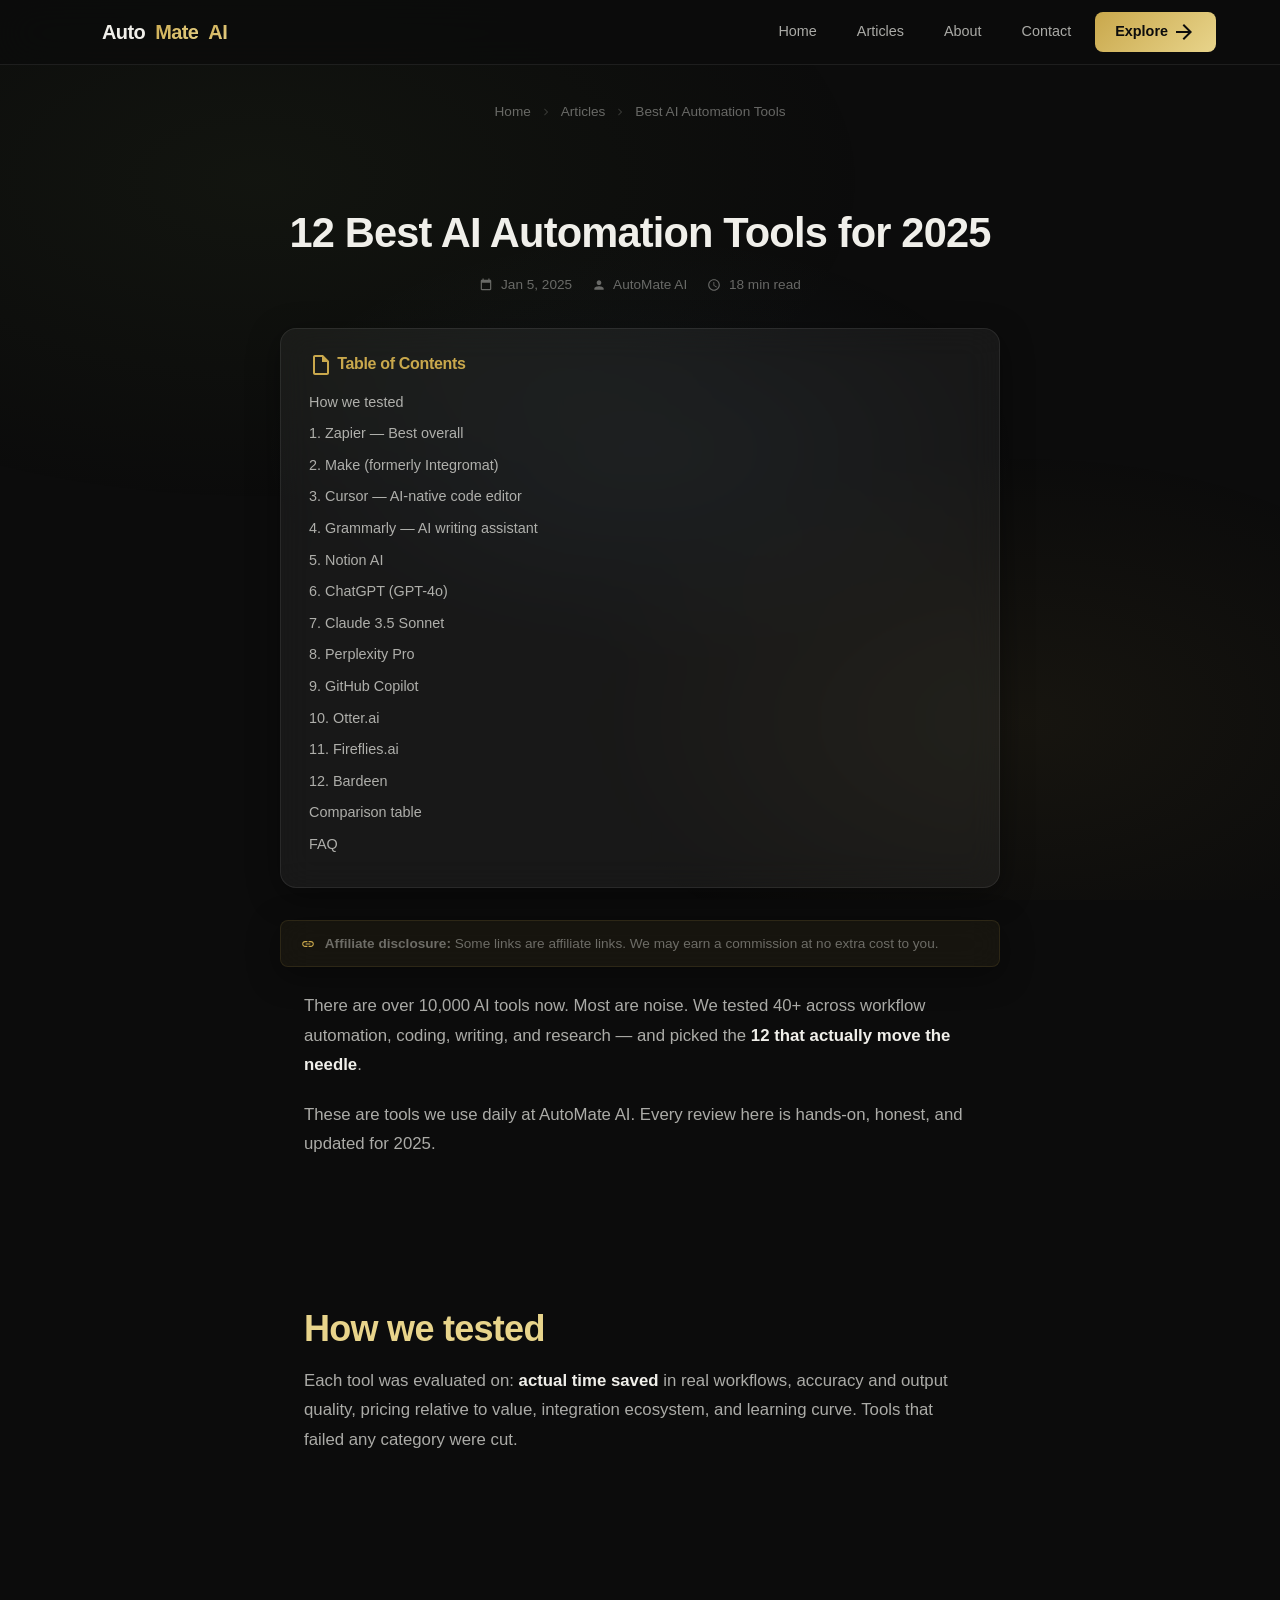
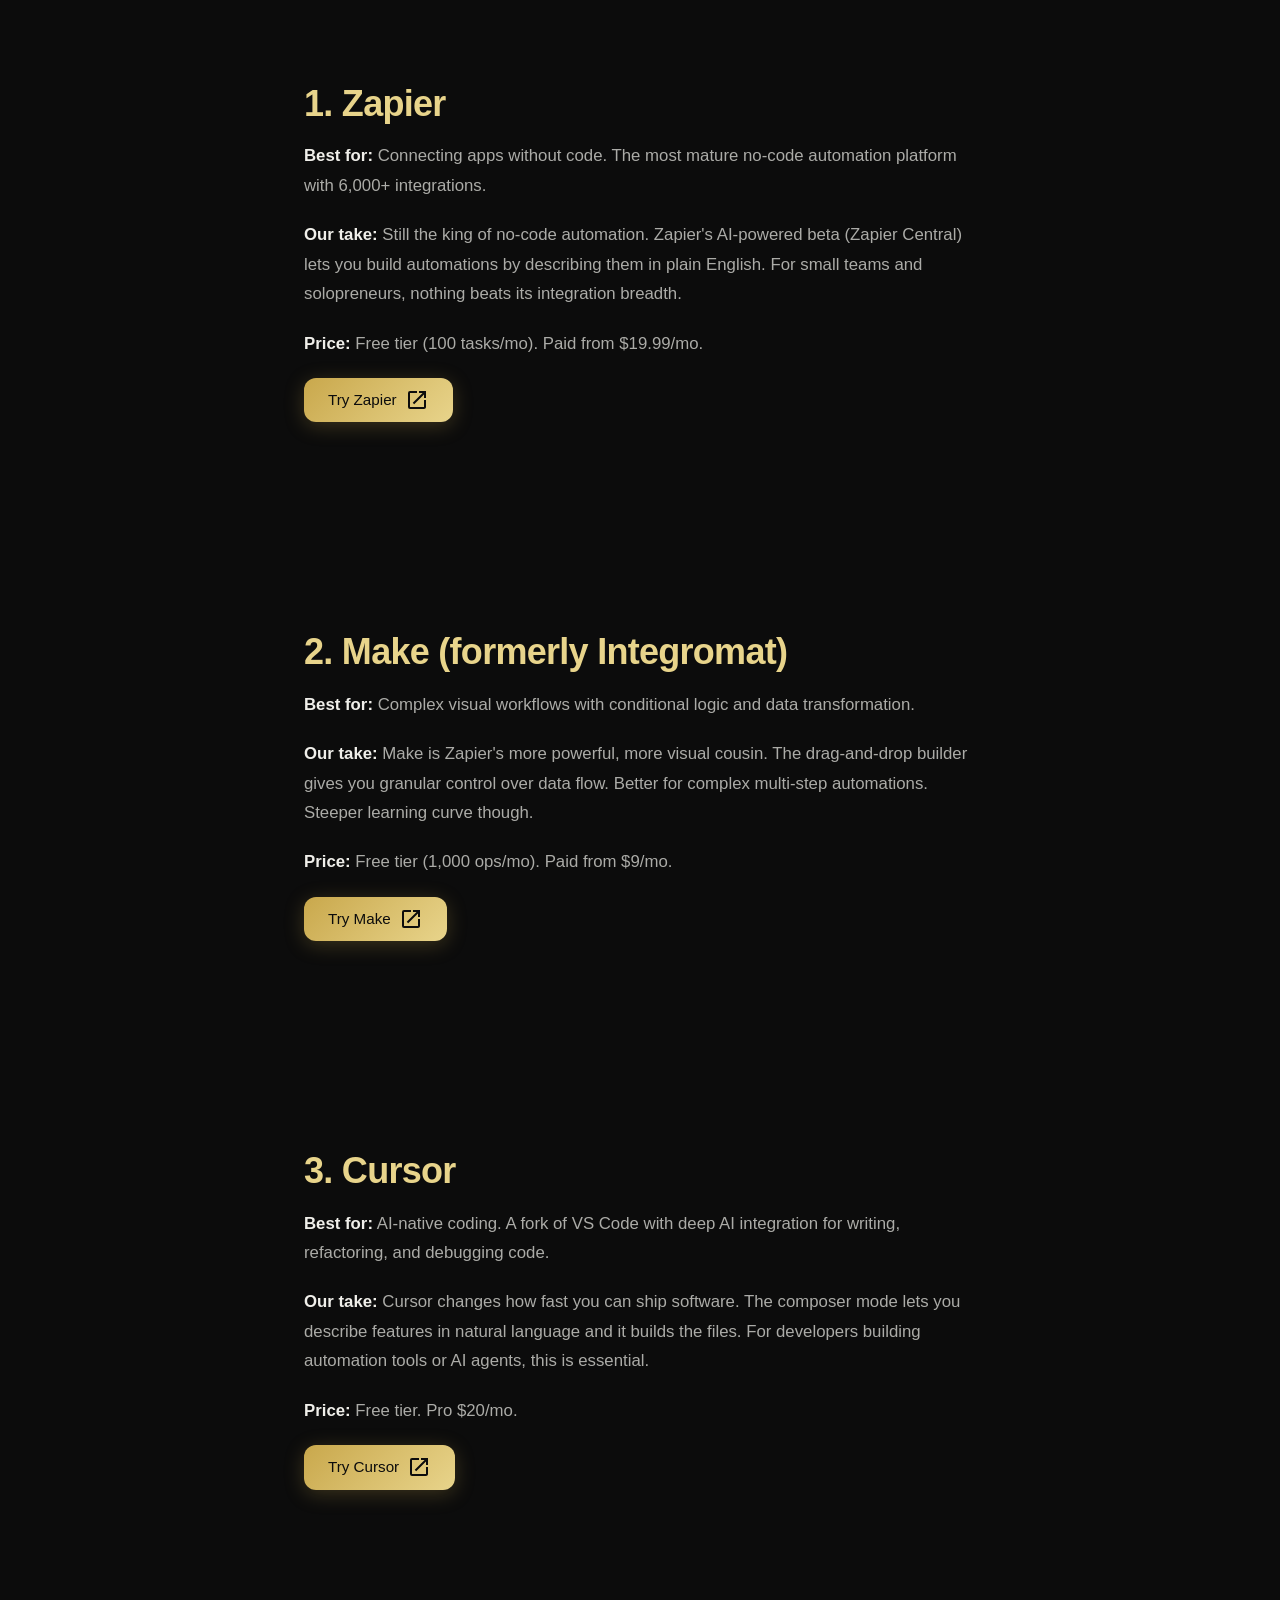
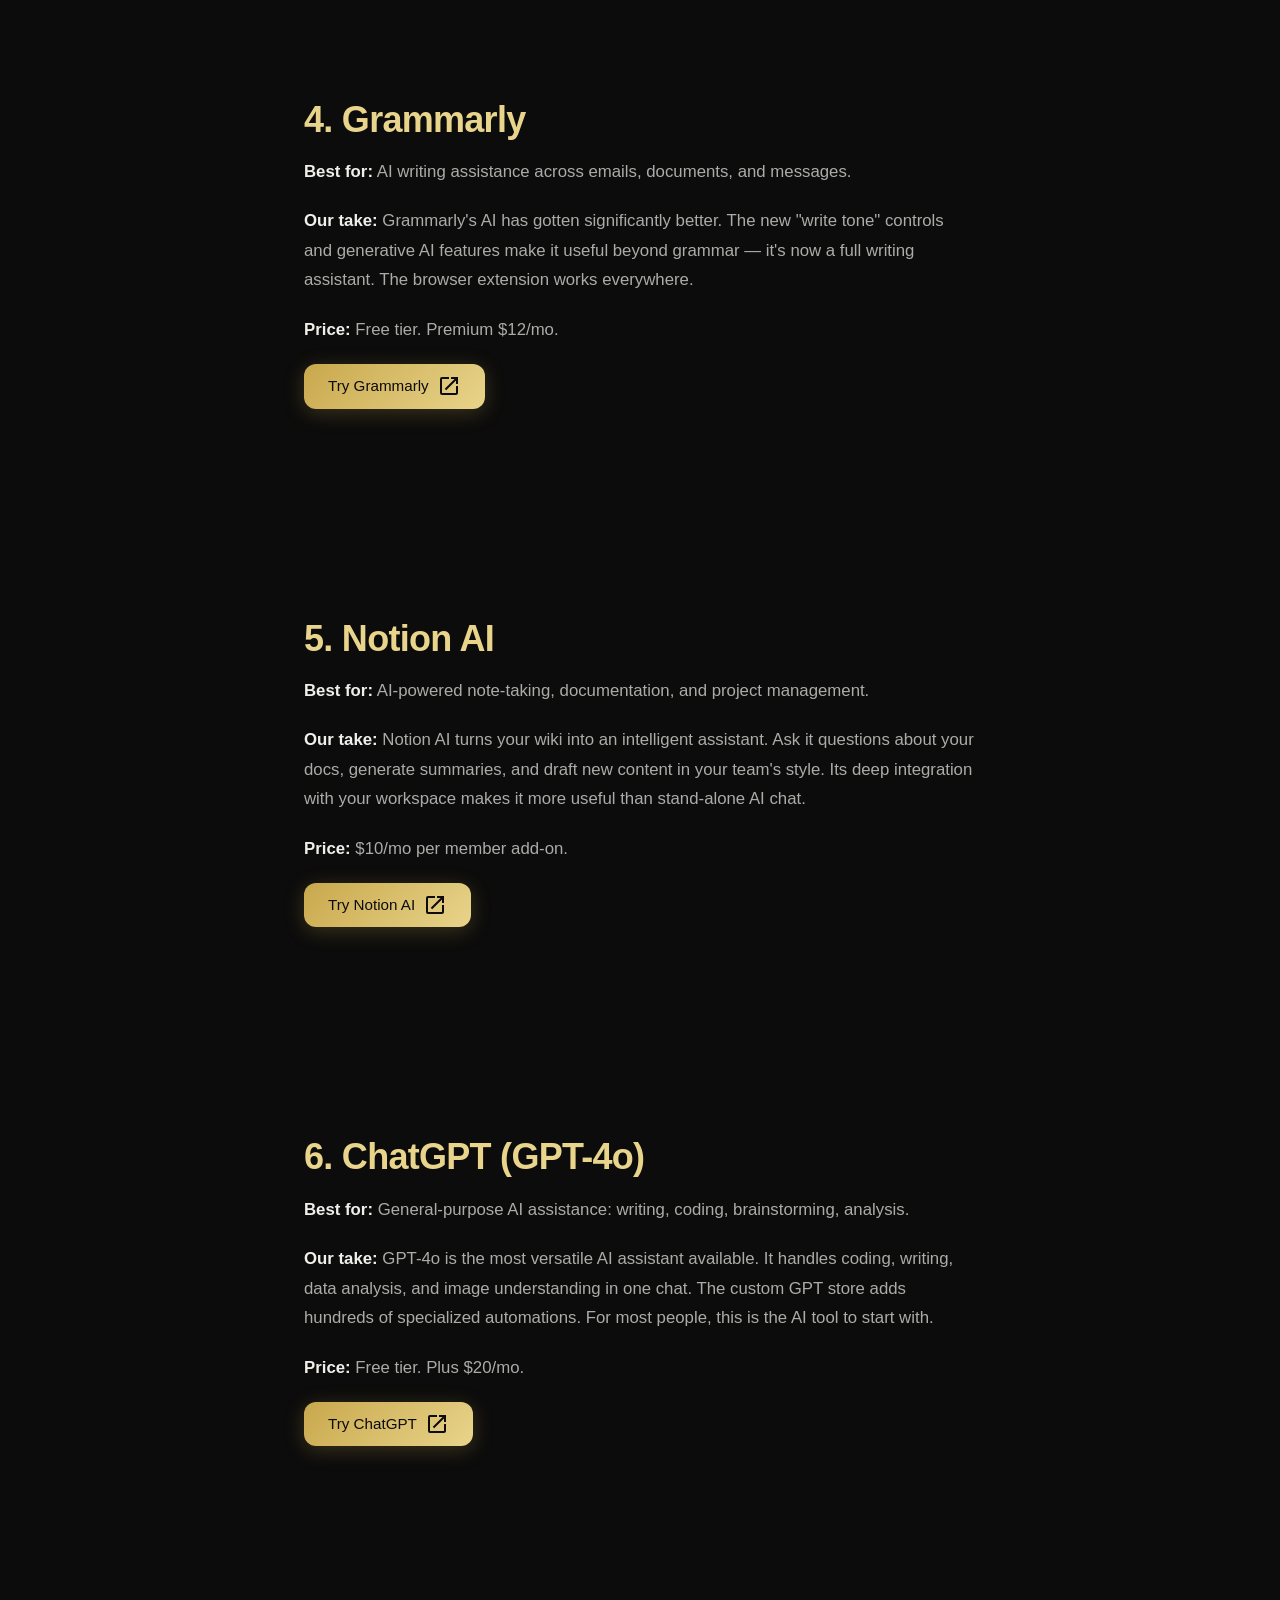
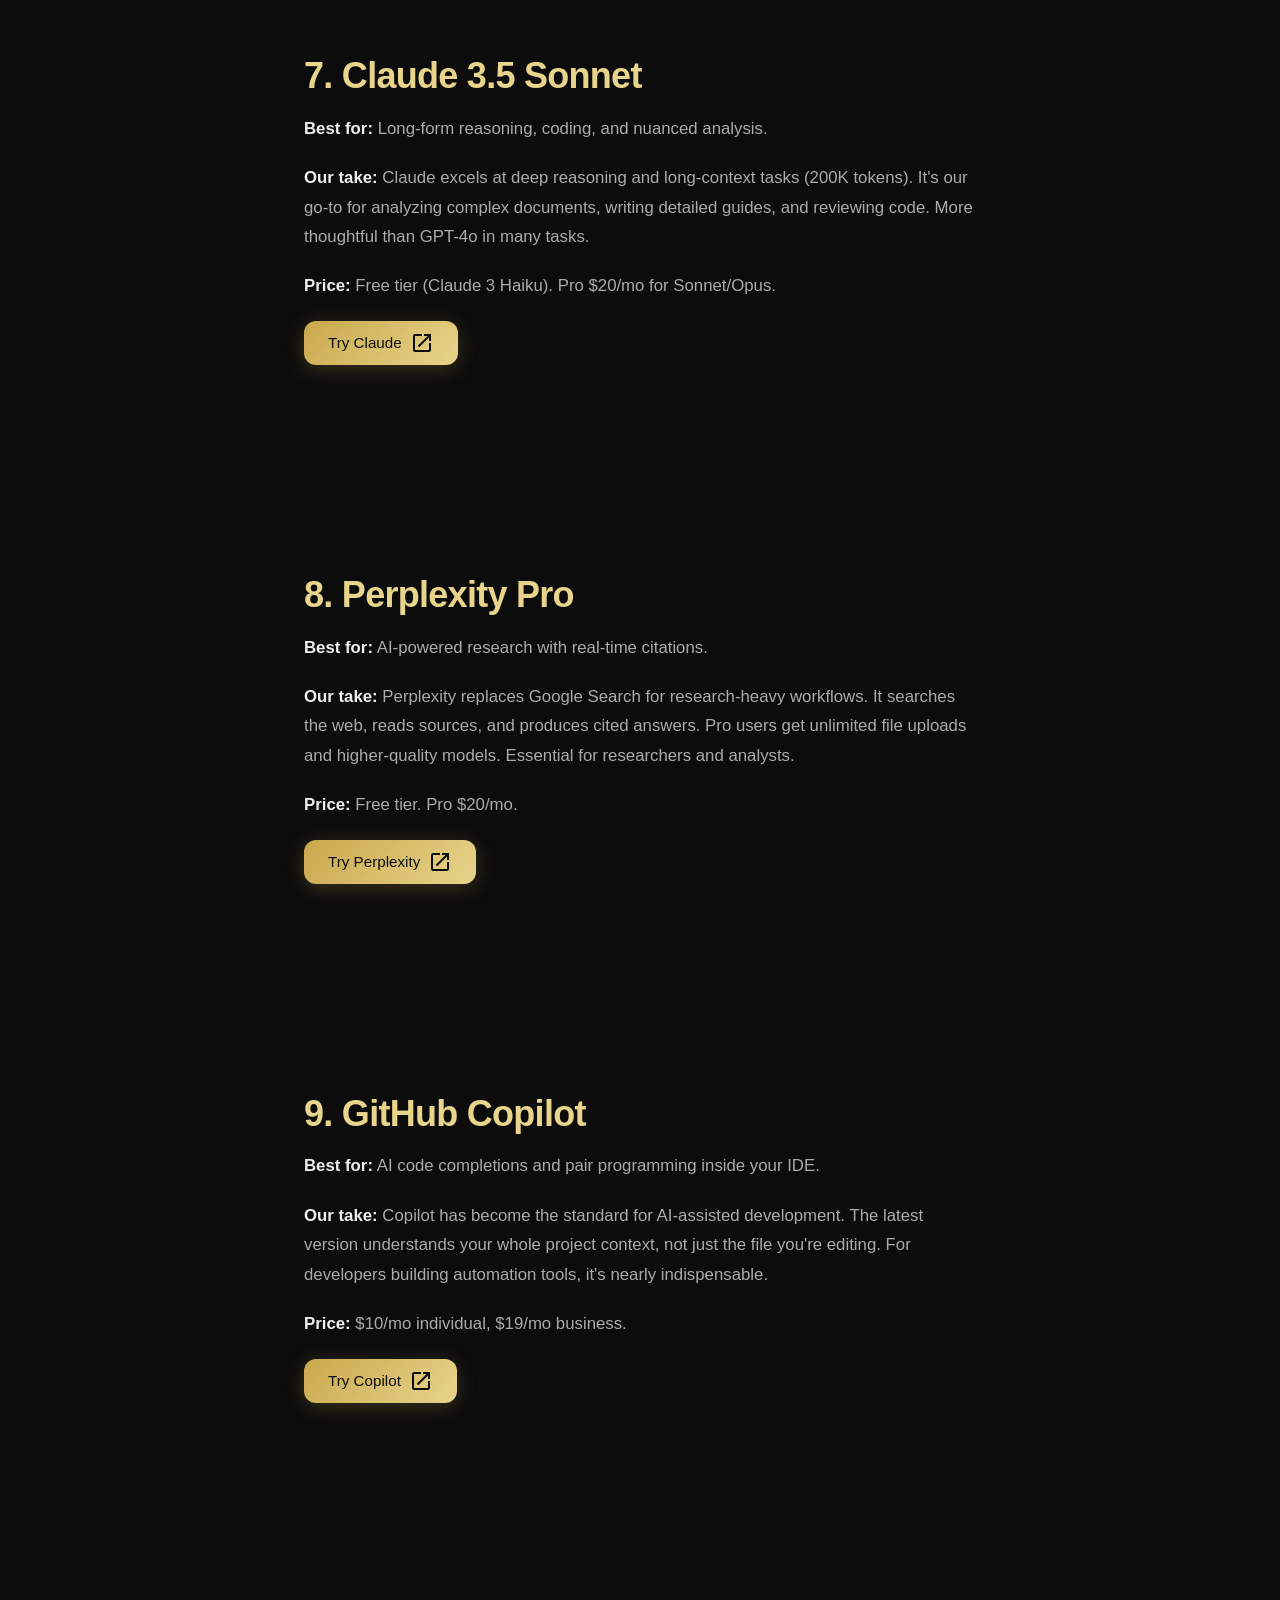
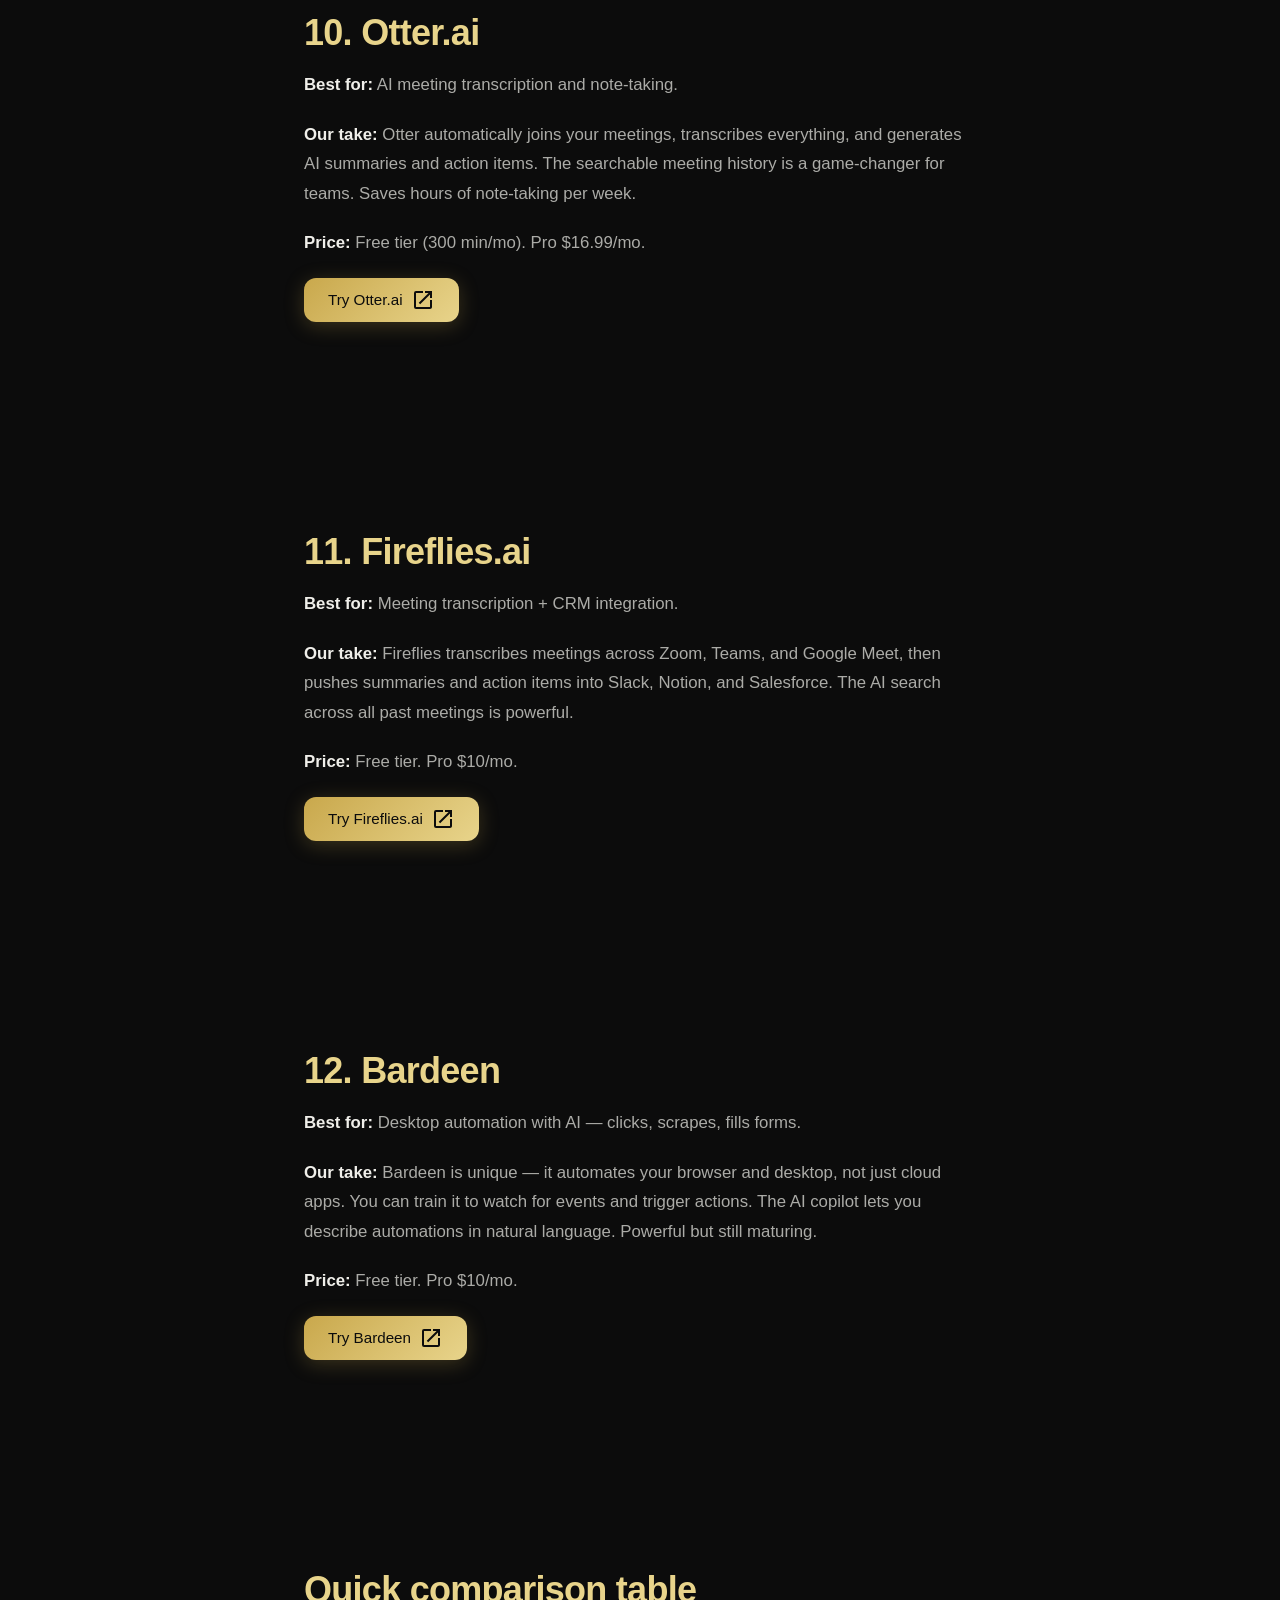
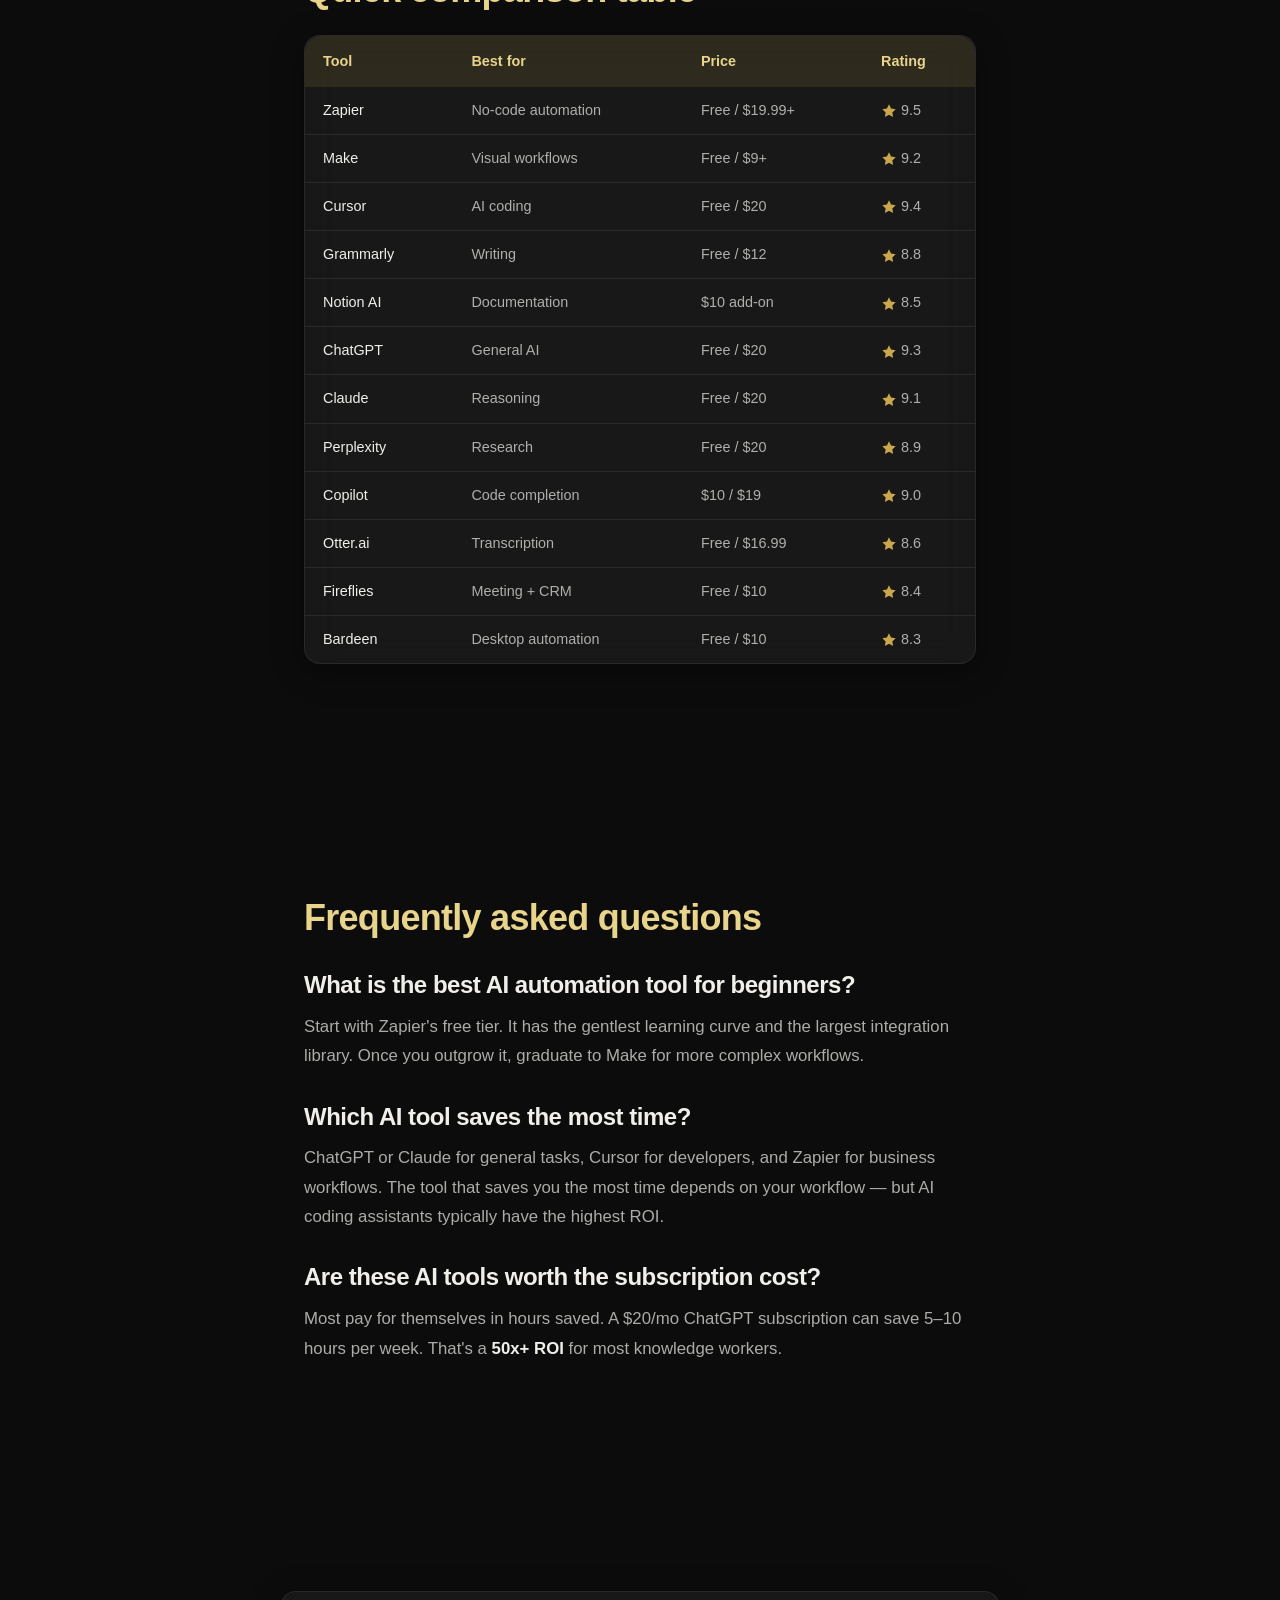
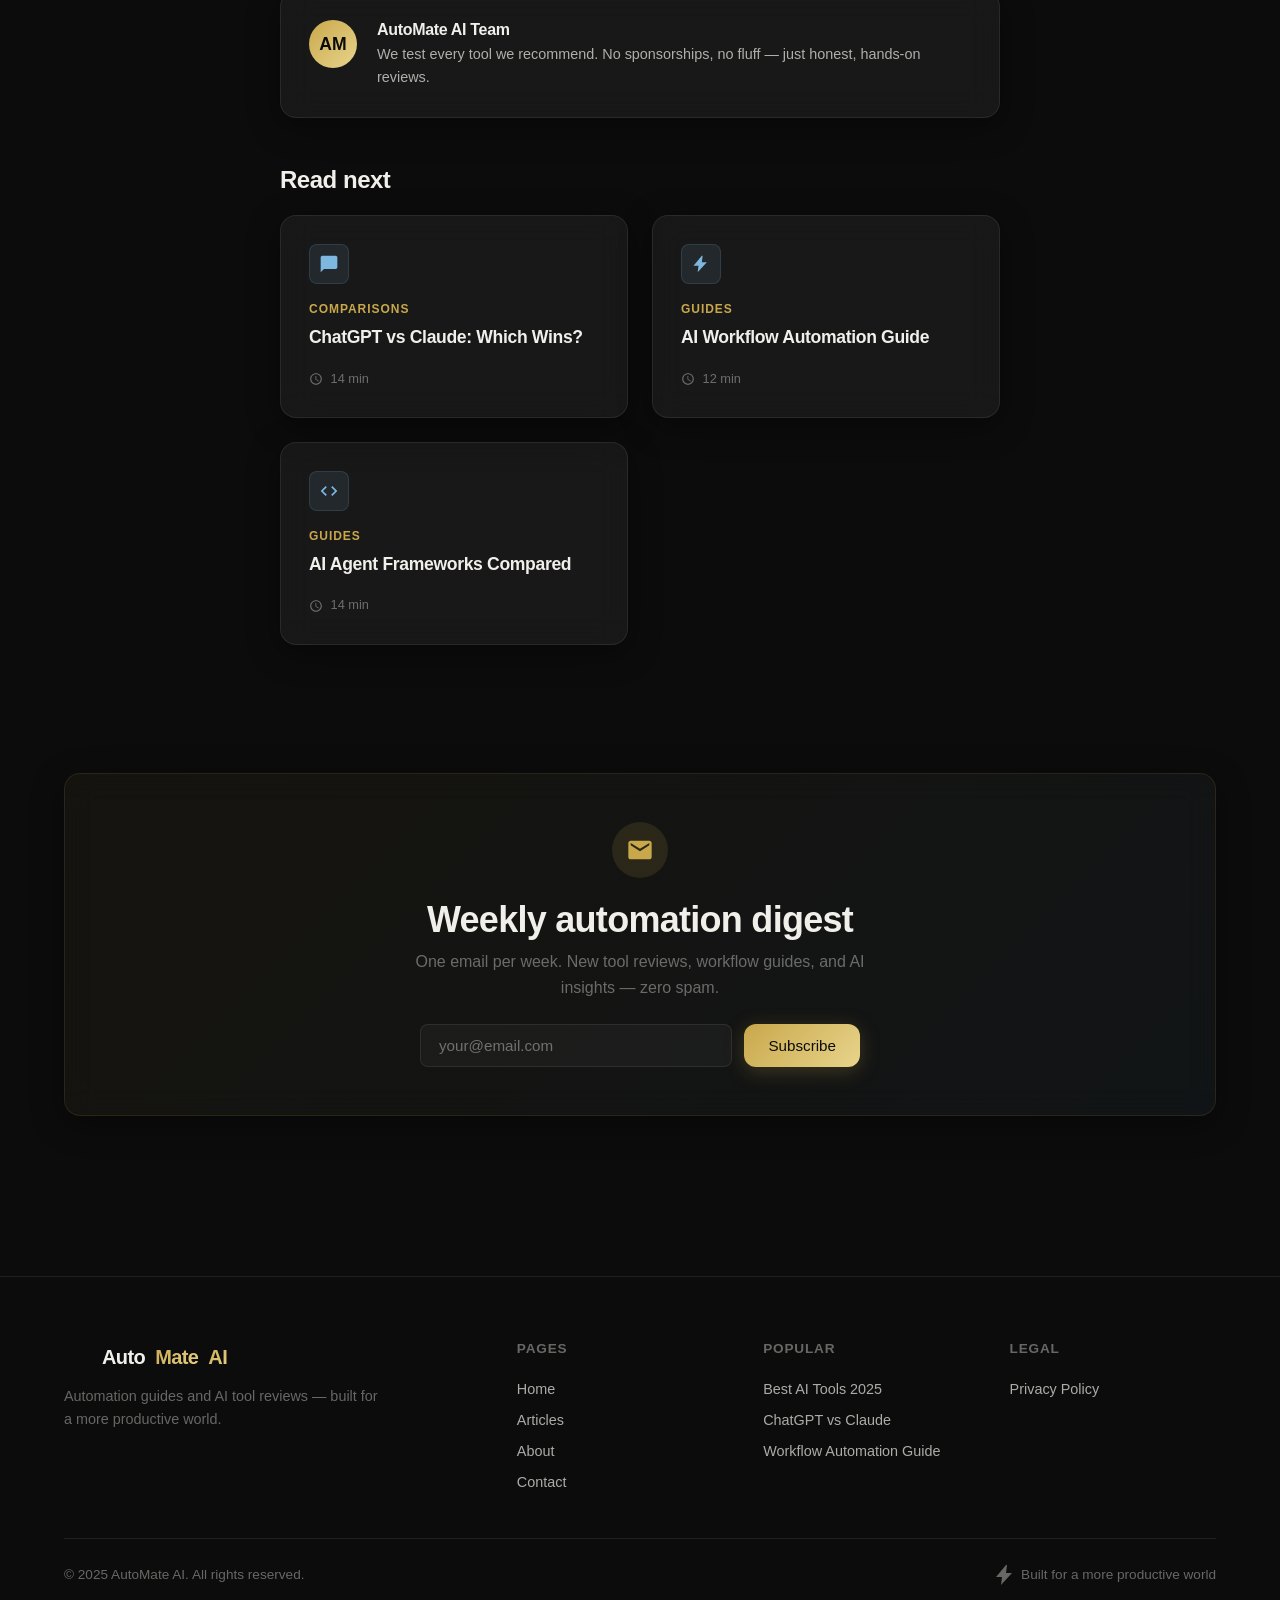
<file: blog/best-ai-automation-tools.html>
<!DOCTYPE html>
<html lang="en">
<head>
  <meta charset="UTF-8">
  <meta name="viewport" content="width=device-width, initial-scale=1.0">
  <title>12 Best AI Automation Tools for 2025 — AutoMate AI</title>
  <meta name="description" content="We tested 40+ AI automation tools. These 12 actually save time. In-depth reviews, pricing, pros/cons, and real use cases for each tool.">
  <meta name="robots" content="index, follow">
  <link rel="canonical" href="https://www.a2mate.online/blog/best-ai-automation-tools.html">
  <meta property="og:type" content="article">
  <meta property="og:title" content="12 Best AI Automation Tools for 2025">
  <meta property="og:description" content="We tested 40+ AI automation tools. These 12 actually save time.">
  <meta property="og:url" content="https://www.a2mate.online/blog/best-ai-automation-tools.html">
  <meta name="twitter:card" content="summary_large_image">
  <script type="application/ld+json">
  {
    "@context": "https://schema.org",
    "@type": "Article",
    "headline": "12 Best AI Automation Tools for 2025",
    "description": "We tested 40+ AI automation tools. These 12 actually save time.",
    "author": {"@type": "Person", "name": "AutoMate AI"},
    "datePublished": "2025-01-05",
    "dateModified": "2025-01-15",
    "publisher": {"@type": "Organization", "name": "AutoMate AI", "logo": {"@type": "ImageObject", "url": "https://www.a2mate.online/favicon.svg"}},
    "mainEntityOfPage": {"@type": "WebPage", "@id": "https://www.a2mate.online/blog/best-ai-automation-tools.html"}
  }
  </script>
  <script type="application/ld+json">
  { "@context": "https://schema.org", "@type": "BreadcrumbList", "itemListElement": [
    {"@type": "ListItem", "position": 1, "name": "Home", "item": "https://www.a2mate.online/"},
    {"@type": "ListItem", "position": 2, "name": "Articles", "item": "https://www.a2mate.online/blog/"},
    {"@type": "ListItem", "position": 3, "name": "12 Best AI Automation Tools for 2025", "item": "https://www.a2mate.online/blog/best-ai-automation-tools.html"}
  ]}
  </script>
  <link rel="stylesheet" href="/css/style.css">
  <link rel="icon" type="image/svg+xml" href="/favicon.svg">
</head>
<body>
<a href="#main" class="skip-link">Skip to content</a>

<header role="banner">
  <nav role="navigation" aria-label="Main navigation">
    <a href="/" class="logo">
      <svg class="icon" viewBox="0 0 24 24"><use href="/images/icons.svg#icon-bolt"/></svg>
      Auto<span>Mate</span> <span>AI</span>
    </a>
    <button class="mobile-toggle" aria-label="Toggle menu" aria-expanded="false">
      <svg class="icon" viewBox="0 0 24 24"><use href="/images/icons.svg#icon-menu"/></svg>
    </button>
    <div class="nav-links" role="menubar">
      <a href="/" role="menuitem">Home</a>
      <a href="/blog/" role="menuitem">Articles</a>
      <a href="/about.html" role="menuitem">About</a>
      <a href="/contact.html" role="menuitem">Contact</a>
      <a href="/blog/" class="nav-cta" role="menuitem">Explore <svg class="icon" viewBox="0 0 24 24"><use href="/images/icons.svg#icon-arrow-right"/></svg></a>
    </div>
  </nav>
</header>

<main id="main" role="main" class="article-page">
  <div class="container">
    <nav class="breadcrumbs" aria-label="Breadcrumb">
      <a href="/">Home</a>
      <svg class="icon" viewBox="0 0 24 24" style="width:14px;height:14px;fill:currentColor;opacity:0.4;"><use href="/images/icons.svg#icon-chevron-right"/></svg>
      <a href="/blog/">Articles</a>
      <svg class="icon" viewBox="0 0 24 24" style="width:14px;height:14px;fill:currentColor;opacity:0.4;"><use href="/images/icons.svg#icon-chevron-right"/></svg>
      <span>Best AI Automation Tools</span>
    </nav>

    <article>
      <div class="article-header reveal">
        <h1>12 Best AI Automation Tools for 2025</h1>
        <div class="article-meta">
          <span><svg class="icon" viewBox="0 0 24 24"><use href="/images/icons.svg#icon-calendar"/></svg> <time datetime="2025-01-05">Jan 5, 2025</time></span>
          <span><svg class="icon" viewBox="0 0 24 24"><use href="/images/icons.svg#icon-user"/></svg> AutoMate AI</span>
          <span><svg class="icon" viewBox="0 0 24 24"><use href="/images/icons.svg#icon-clock"/></svg> 18 min read</span>
        </div>
      </div>

      <div class="toc card reveal">
        <h3><svg class="icon" viewBox="0 0 24 24" style="fill:var(--gold);"><use href="/images/icons.svg#icon-document"/></svg> Table of Contents</h3>
        <ul>
          <li><a href="#how-we-tested">How we tested</a></li>
          <li><a href="#1-zapier">1. Zapier — Best overall</a></li>
          <li><a href="#2-make">2. Make (formerly Integromat)</a></li>
          <li><a href="#3-cursor">3. Cursor — AI-native code editor</a></li>
          <li><a href="#4-grammarly">4. Grammarly — AI writing assistant</a></li>
          <li><a href="#5-notion-ai">5. Notion AI</a></li>
          <li><a href="#6-chatgpt">6. ChatGPT (GPT-4o)</a></li>
          <li><a href="#7-claude">7. Claude 3.5 Sonnet</a></li>
          <li><a href="#8-perplexity">8. Perplexity Pro</a></li>
          <li><a href="#9-copilot">9. GitHub Copilot</a></li>
          <li><a href="#10-otter">10. Otter.ai</a></li>
          <li><a href="#11-fireflies">11. Fireflies.ai</a></li>
          <li><a href="#12-bardeen">12. Bardeen</a></li>
          <li><a href="#comparison">Comparison table</a></li>
          <li><a href="#faq">FAQ</a></li>
        </ul>
      </div>

      <div class="disclosure card">
        <svg class="icon" viewBox="0 0 24 24"><use href="/images/icons.svg#icon-link"/></svg>
        <strong>Affiliate disclosure:</strong> Some links are affiliate links. We may earn a commission at no extra cost to you.
      </div>

      <div class="article-body">
        <p>There are over 10,000 AI tools now. Most are noise. We tested 40+ across workflow automation, coding, writing, and research — and picked the <strong>12 that actually move the needle</strong>.</p>
        <p>These are tools we use daily at AutoMate AI. Every review here is hands-on, honest, and updated for 2025.</p>

        <section id="how-we-tested">
          <h2>How we tested</h2>
          <p>Each tool was evaluated on: <strong>actual time saved</strong> in real workflows, accuracy and output quality, pricing relative to value, integration ecosystem, and learning curve. Tools that failed any category were cut.</p>
        </section>

        <section id="1-zapier">
          <h2>1. Zapier</h2>
          <p><strong>Best for:</strong> Connecting apps without code. The most mature no-code automation platform with 6,000+ integrations.</p>
          <p><strong>Our take:</strong> Still the king of no-code automation. Zapier's AI-powered beta (Zapier Central) lets you build automations by describing them in plain English. For small teams and solopreneurs, nothing beats its integration breadth.</p>
          <p><strong>Price:</strong> Free tier (100 tasks/mo). Paid from $19.99/mo.</p>
          <a href="#" class="btn btn-primary" rel="nofollow sponsored">Try Zapier <svg class="icon" viewBox="0 0 24 24"><use href="/images/icons.svg#icon-external"/></svg></a>
        </section>

        <section id="2-make">
          <h2>2. Make (formerly Integromat)</h2>
          <p><strong>Best for:</strong> Complex visual workflows with conditional logic and data transformation.</p>
          <p><strong>Our take:</strong> Make is Zapier's more powerful, more visual cousin. The drag-and-drop builder gives you granular control over data flow. Better for complex multi-step automations. Steeper learning curve though.</p>
          <p><strong>Price:</strong> Free tier (1,000 ops/mo). Paid from $9/mo.</p>
          <a href="#" class="btn btn-primary" rel="nofollow sponsored">Try Make <svg class="icon" viewBox="0 0 24 24"><use href="/images/icons.svg#icon-external"/></svg></a>
        </section>

        <section id="3-cursor">
          <h2>3. Cursor</h2>
          <p><strong>Best for:</strong> AI-native coding. A fork of VS Code with deep AI integration for writing, refactoring, and debugging code.</p>
          <p><strong>Our take:</strong> Cursor changes how fast you can ship software. The composer mode lets you describe features in natural language and it builds the files. For developers building automation tools or AI agents, this is essential.</p>
          <p><strong>Price:</strong> Free tier. Pro $20/mo.</p>
          <a href="#" class="btn btn-primary" rel="nofollow sponsored">Try Cursor <svg class="icon" viewBox="0 0 24 24"><use href="/images/icons.svg#icon-external"/></svg></a>
        </section>

        <section id="4-grammarly">
          <h2>4. Grammarly</h2>
          <p><strong>Best for:</strong> AI writing assistance across emails, documents, and messages.</p>
          <p><strong>Our take:</strong> Grammarly's AI has gotten significantly better. The new "write tone" controls and generative AI features make it useful beyond grammar — it's now a full writing assistant. The browser extension works everywhere.</p>
          <p><strong>Price:</strong> Free tier. Premium $12/mo.</p>
          <a href="#" class="btn btn-primary" rel="nofollow sponsored">Try Grammarly <svg class="icon" viewBox="0 0 24 24"><use href="/images/icons.svg#icon-external"/></svg></a>
        </section>

        <section id="5-notion-ai">
          <h2>5. Notion AI</h2>
          <p><strong>Best for:</strong> AI-powered note-taking, documentation, and project management.</p>
          <p><strong>Our take:</strong> Notion AI turns your wiki into an intelligent assistant. Ask it questions about your docs, generate summaries, and draft new content in your team's style. Its deep integration with your workspace makes it more useful than stand-alone AI chat.</p>
          <p><strong>Price:</strong> $10/mo per member add-on.</p>
          <a href="#" class="btn btn-primary" rel="nofollow sponsored">Try Notion AI <svg class="icon" viewBox="0 0 24 24"><use href="/images/icons.svg#icon-external"/></svg></a>
        </section>

        <section id="6-chatgpt">
          <h2>6. ChatGPT (GPT-4o)</h2>
          <p><strong>Best for:</strong> General-purpose AI assistance: writing, coding, brainstorming, analysis.</p>
          <p><strong>Our take:</strong> GPT-4o is the most versatile AI assistant available. It handles coding, writing, data analysis, and image understanding in one chat. The custom GPT store adds hundreds of specialized automations. For most people, this is the AI tool to start with.</p>
          <p><strong>Price:</strong> Free tier. Plus $20/mo.</p>
          <a href="#" class="btn btn-primary" rel="nofollow sponsored">Try ChatGPT <svg class="icon" viewBox="0 0 24 24"><use href="/images/icons.svg#icon-external"/></svg></a>
        </section>

        <section id="7-claude">
          <h2>7. Claude 3.5 Sonnet</h2>
          <p><strong>Best for:</strong> Long-form reasoning, coding, and nuanced analysis.</p>
          <p><strong>Our take:</strong> Claude excels at deep reasoning and long-context tasks (200K tokens). It's our go-to for analyzing complex documents, writing detailed guides, and reviewing code. More thoughtful than GPT-4o in many tasks.</p>
          <p><strong>Price:</strong> Free tier (Claude 3 Haiku). Pro $20/mo for Sonnet/Opus.</p>
          <a href="#" class="btn btn-primary" rel="nofollow sponsored">Try Claude <svg class="icon" viewBox="0 0 24 24"><use href="/images/icons.svg#icon-external"/></svg></a>
        </section>

        <section id="8-perplexity">
          <h2>8. Perplexity Pro</h2>
          <p><strong>Best for:</strong> AI-powered research with real-time citations.</p>
          <p><strong>Our take:</strong> Perplexity replaces Google Search for research-heavy workflows. It searches the web, reads sources, and produces cited answers. Pro users get unlimited file uploads and higher-quality models. Essential for researchers and analysts.</p>
          <p><strong>Price:</strong> Free tier. Pro $20/mo.</p>
          <a href="#" class="btn btn-primary" rel="nofollow sponsored">Try Perplexity <svg class="icon" viewBox="0 0 24 24"><use href="/images/icons.svg#icon-external"/></svg></a>
        </section>

        <section id="9-copilot">
          <h2>9. GitHub Copilot</h2>
          <p><strong>Best for:</strong> AI code completions and pair programming inside your IDE.</p>
          <p><strong>Our take:</strong> Copilot has become the standard for AI-assisted development. The latest version understands your whole project context, not just the file you're editing. For developers building automation tools, it's nearly indispensable.</p>
          <p><strong>Price:</strong> $10/mo individual, $19/mo business.</p>
          <a href="#" class="btn btn-primary" rel="nofollow sponsored">Try Copilot <svg class="icon" viewBox="0 0 24 24"><use href="/images/icons.svg#icon-external"/></svg></a>
        </section>

        <section id="10-otter">
          <h2>10. Otter.ai</h2>
          <p><strong>Best for:</strong> AI meeting transcription and note-taking.</p>
          <p><strong>Our take:</strong> Otter automatically joins your meetings, transcribes everything, and generates AI summaries and action items. The searchable meeting history is a game-changer for teams. Saves hours of note-taking per week.</p>
          <p><strong>Price:</strong> Free tier (300 min/mo). Pro $16.99/mo.</p>
          <a href="#" class="btn btn-primary" rel="nofollow sponsored">Try Otter.ai <svg class="icon" viewBox="0 0 24 24"><use href="/images/icons.svg#icon-external"/></svg></a>
        </section>

        <section id="11-fireflies">
          <h2>11. Fireflies.ai</h2>
          <p><strong>Best for:</strong> Meeting transcription + CRM integration.</p>
          <p><strong>Our take:</strong> Fireflies transcribes meetings across Zoom, Teams, and Google Meet, then pushes summaries and action items into Slack, Notion, and Salesforce. The AI search across all past meetings is powerful.</p>
          <p><strong>Price:</strong> Free tier. Pro $10/mo.</p>
          <a href="#" class="btn btn-primary" rel="nofollow sponsored">Try Fireflies.ai <svg class="icon" viewBox="0 0 24 24"><use href="/images/icons.svg#icon-external"/></svg></a>
        </section>

        <section id="12-bardeen">
          <h2>12. Bardeen</h2>
          <p><strong>Best for:</strong> Desktop automation with AI — clicks, scrapes, fills forms.</p>
          <p><strong>Our take:</strong> Bardeen is unique — it automates your browser and desktop, not just cloud apps. You can train it to watch for events and trigger actions. The AI copilot lets you describe automations in natural language. Powerful but still maturing.</p>
          <p><strong>Price:</strong> Free tier. Pro $10/mo.</p>
          <a href="#" class="btn btn-primary" rel="nofollow sponsored">Try Bardeen <svg class="icon" viewBox="0 0 24 24"><use href="/images/icons.svg#icon-external"/></svg></a>
        </section>

        <section id="comparison">
          <h2>Quick comparison table</h2>
          <div class="table-wrap card">
            <table class="comparison-table">
              <thead>
                <tr>
                  <th>Tool</th>
                  <th>Best for</th>
                  <th>Price</th>
                  <th>Rating</th>
                </tr>
              </thead>
              <tbody>
                <tr><td>Zapier</td><td>No-code automation</td><td>Free / $19.99+</td><td><svg class="icon" viewBox="0 0 24 24" style="fill:var(--gold);width:16px;height:16px;"><use href="/images/icons.svg#icon-star"/></svg> 9.5</td></tr>
                <tr><td>Make</td><td>Visual workflows</td><td>Free / $9+</td><td><svg class="icon" viewBox="0 0 24 24" style="fill:var(--gold);width:16px;height:16px;"><use href="/images/icons.svg#icon-star"/></svg> 9.2</td></tr>
                <tr><td>Cursor</td><td>AI coding</td><td>Free / $20</td><td><svg class="icon" viewBox="0 0 24 24" style="fill:var(--gold);width:16px;height:16px;"><use href="/images/icons.svg#icon-star"/></svg> 9.4</td></tr>
                <tr><td>Grammarly</td><td>Writing</td><td>Free / $12</td><td><svg class="icon" viewBox="0 0 24 24" style="fill:var(--gold);width:16px;height:16px;"><use href="/images/icons.svg#icon-star"/></svg> 8.8</td></tr>
                <tr><td>Notion AI</td><td>Documentation</td><td>$10 add-on</td><td><svg class="icon" viewBox="0 0 24 24" style="fill:var(--gold);width:16px;height:16px;"><use href="/images/icons.svg#icon-star"/></svg> 8.5</td></tr>
                <tr><td>ChatGPT</td><td>General AI</td><td>Free / $20</td><td><svg class="icon" viewBox="0 0 24 24" style="fill:var(--gold);width:16px;height:16px;"><use href="/images/icons.svg#icon-star"/></svg> 9.3</td></tr>
                <tr><td>Claude</td><td>Reasoning</td><td>Free / $20</td><td><svg class="icon" viewBox="0 0 24 24" style="fill:var(--gold);width:16px;height:16px;"><use href="/images/icons.svg#icon-star"/></svg> 9.1</td></tr>
                <tr><td>Perplexity</td><td>Research</td><td>Free / $20</td><td><svg class="icon" viewBox="0 0 24 24" style="fill:var(--gold);width:16px;height:16px;"><use href="/images/icons.svg#icon-star"/></svg> 8.9</td></tr>
                <tr><td>Copilot</td><td>Code completion</td><td>$10 / $19</td><td><svg class="icon" viewBox="0 0 24 24" style="fill:var(--gold);width:16px;height:16px;"><use href="/images/icons.svg#icon-star"/></svg> 9.0</td></tr>
                <tr><td>Otter.ai</td><td>Transcription</td><td>Free / $16.99</td><td><svg class="icon" viewBox="0 0 24 24" style="fill:var(--gold);width:16px;height:16px;"><use href="/images/icons.svg#icon-star"/></svg> 8.6</td></tr>
                <tr><td>Fireflies</td><td>Meeting + CRM</td><td>Free / $10</td><td><svg class="icon" viewBox="0 0 24 24" style="fill:var(--gold);width:16px;height:16px;"><use href="/images/icons.svg#icon-star"/></svg> 8.4</td></tr>
                <tr><td>Bardeen</td><td>Desktop automation</td><td>Free / $10</td><td><svg class="icon" viewBox="0 0 24 24" style="fill:var(--gold);width:16px;height:16px;"><use href="/images/icons.svg#icon-star"/></svg> 8.3</td></tr>
              </tbody>
            </table>
          </div>
        </section>

        <section id="faq">
          <h2>Frequently asked questions</h2>
          <h3>What is the best AI automation tool for beginners?</h3>
          <p>Start with Zapier's free tier. It has the gentlest learning curve and the largest integration library. Once you outgrow it, graduate to Make for more complex workflows.</p>
          <h3>Which AI tool saves the most time?</h3>
          <p>ChatGPT or Claude for general tasks, Cursor for developers, and Zapier for business workflows. The tool that saves you the most time depends on your workflow — but AI coding assistants typically have the highest ROI.</p>
          <h3>Are these AI tools worth the subscription cost?</h3>
          <p>Most pay for themselves in hours saved. A $20/mo ChatGPT subscription can save 5–10 hours per week. That's a <strong>50x+ ROI</strong> for most knowledge workers.</p>
        </section>
      </div>

      <div class="author-bio card">
        <div class="author-avatar">AM</div>
        <div>
          <h4>AutoMate AI Team</h4>
          <p>We test every tool we recommend. No sponsorships, no fluff — just honest, hands-on reviews.</p>
        </div>
      </div>

      <div class="related-posts">
        <h3>Read next</h3>
        <div class="grid-3">
          <article class="post-card card">
            <div class="post-icon"><svg class="icon" viewBox="0 0 24 24"><use href="/images/icons.svg#icon-chat"/></svg></div>
            <span class="post-category">Comparisons</span>
            <h3><a href="/blog/chatgpt-vs-claude-comparison.html">ChatGPT vs Claude: Which Wins?</a></h3>
            <div class="post-meta"><span><svg class="icon" viewBox="0 0 24 24"><use href="/images/icons.svg#icon-clock"/></svg> 14 min</span></div>
          </article>
          <article class="post-card card">
            <div class="post-icon"><svg class="icon" viewBox="0 0 24 24"><use href="/images/icons.svg#icon-bolt"/></svg></div>
            <span class="post-category">Guides</span>
            <h3><a href="/blog/ai-workflow-automation-guide.html">AI Workflow Automation Guide</a></h3>
            <div class="post-meta"><span><svg class="icon" viewBox="0 0 24 24"><use href="/images/icons.svg#icon-clock"/></svg> 12 min</span></div>
          </article>
          <article class="post-card card">
            <div class="post-icon"><svg class="icon" viewBox="0 0 24 24"><use href="/images/icons.svg#icon-code"/></svg></div>
            <span class="post-category">Guides</span>
            <h3><a href="/blog/ai-agent-frameworks-compared.html">AI Agent Frameworks Compared</a></h3>
            <div class="post-meta"><span><svg class="icon" viewBox="0 0 24 24"><use href="/images/icons.svg#icon-clock"/></svg> 14 min</span></div>
          </article>
        </div>
      </div>
    </article>
  </div>

  <!-- Newsletter -->
  <section>
    <div class="container">
      <div class="newsletter-card card reveal">
        <div class="icon-wrapper">
          <svg class="icon" viewBox="0 0 24 24"><use href="/images/icons.svg#icon-mail"/></svg>
        </div>
        <h2>Weekly automation digest</h2>
        <p>One email per week. New tool reviews, workflow guides, and AI insights — zero spam.</p>
        <form class="newsletter-form" action="#" method="post">
          <input type="email" name="email" placeholder="your@email.com" required aria-label="Email address">
          <button type="submit" class="btn btn-primary">Subscribe</button>
        </form>
      </div>
    </div>
  </section>
</main>

<footer role="contentinfo">
  <div class="container">
    <div class="footer-grid">
      <div class="footer-brand">
        <a href="/" class="logo">
          <svg class="icon" viewBox="0 0 24 24"><use href="/images/icons.svg#icon-bolt"/></svg>
          Auto<span>Mate</span> <span>AI</span>
        </a>
        <p>Automation guides and AI tool reviews — built for a more productive world.</p>
      </div>
      <div class="footer-col">
        <h4>Pages</h4>
        <a href="/">Home</a>
        <a href="/blog/">Articles</a>
        <a href="/about.html">About</a>
        <a href="/contact.html">Contact</a>
      </div>
      <div class="footer-col">
        <h4>Popular</h4>
        <a href="/blog/best-ai-automation-tools.html">Best AI Tools 2025</a>
        <a href="/blog/chatgpt-vs-claude-comparison.html">ChatGPT vs Claude</a>
        <a href="/blog/ai-workflow-automation-guide.html">Workflow Automation Guide</a>
      </div>
      <div class="footer-col">
        <h4>Legal</h4>
        <a href="/privacy.html">Privacy Policy</a>
      </div>
    </div>
    <div class="footer-bottom">
      <span>&copy; 2025 AutoMate AI. All rights reserved.</span>
      <span><svg class="icon" viewBox="0 0 24 24"><use href="/images/icons.svg#icon-bolt"/></svg> Built for a more productive world</span>
    </div>
  </div>
</footer>

<script defer src="/js/main.js"></script>
</body>
</html>
</file>
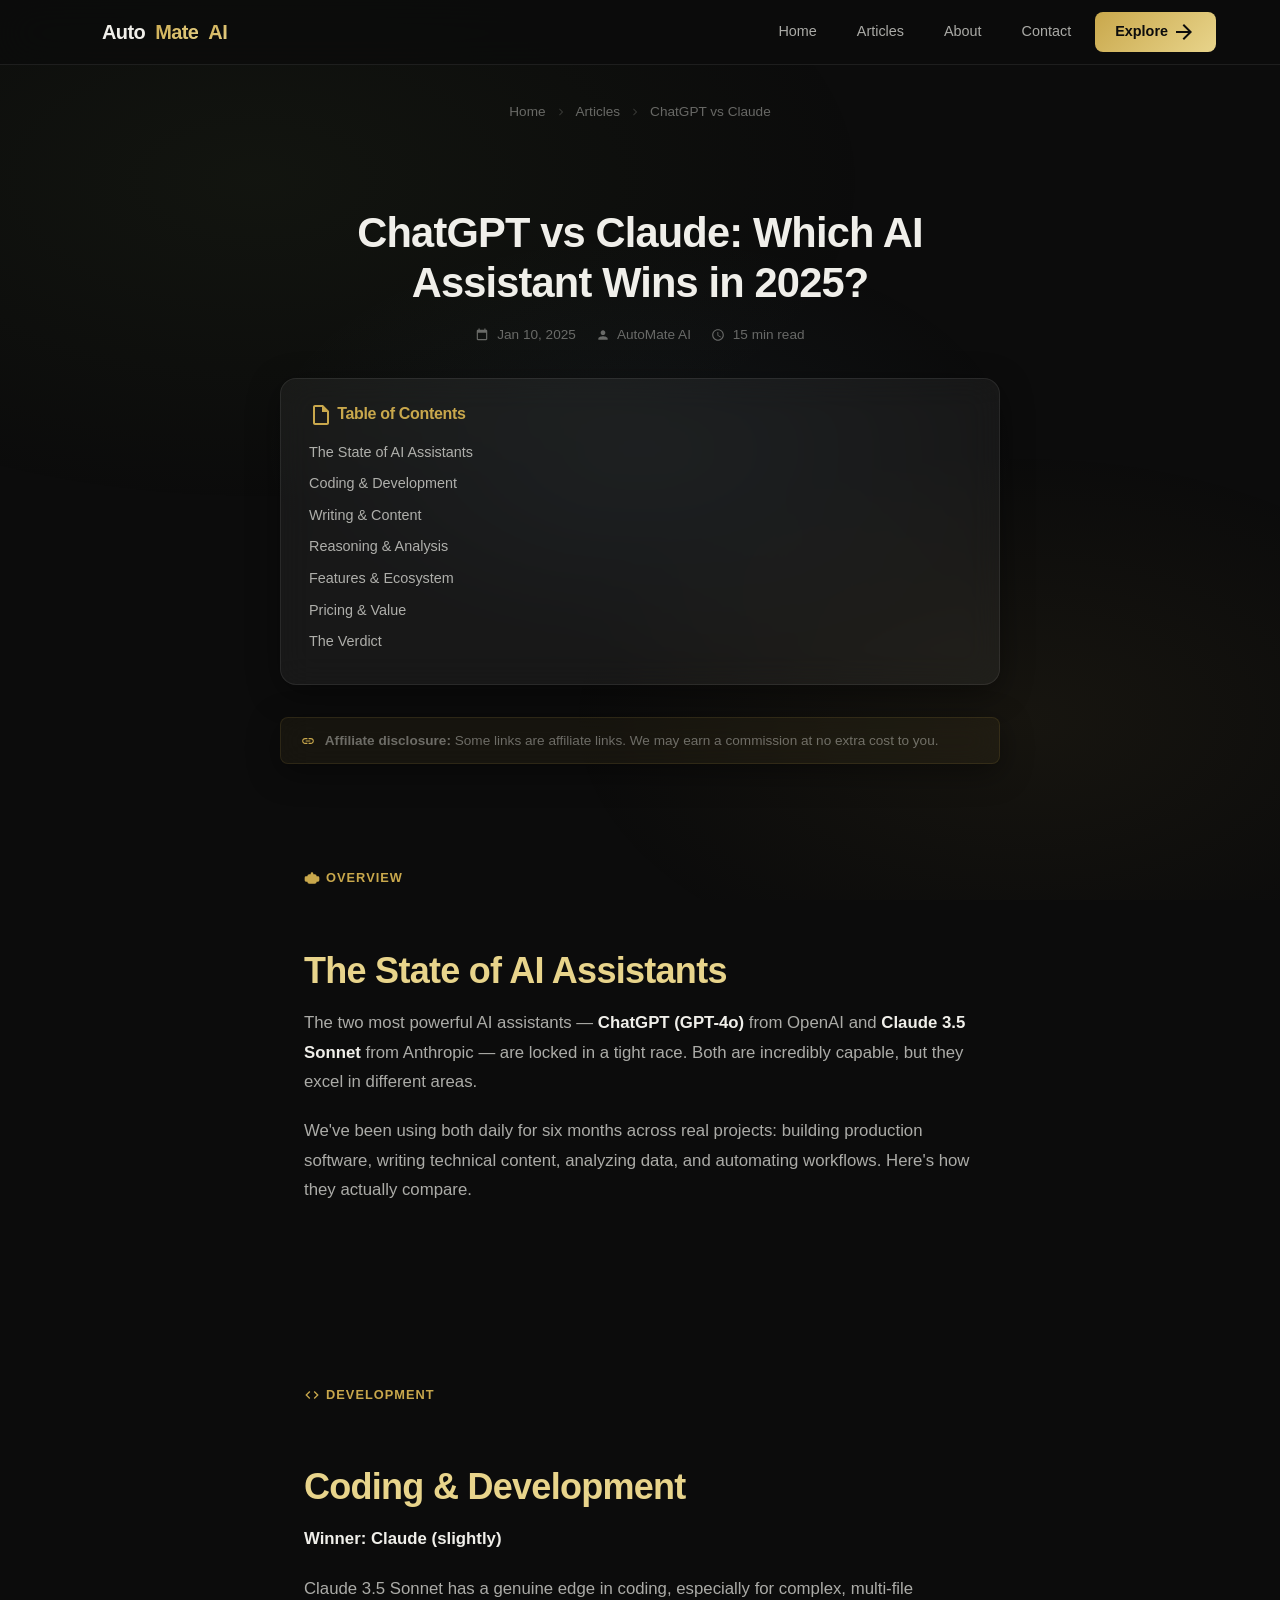
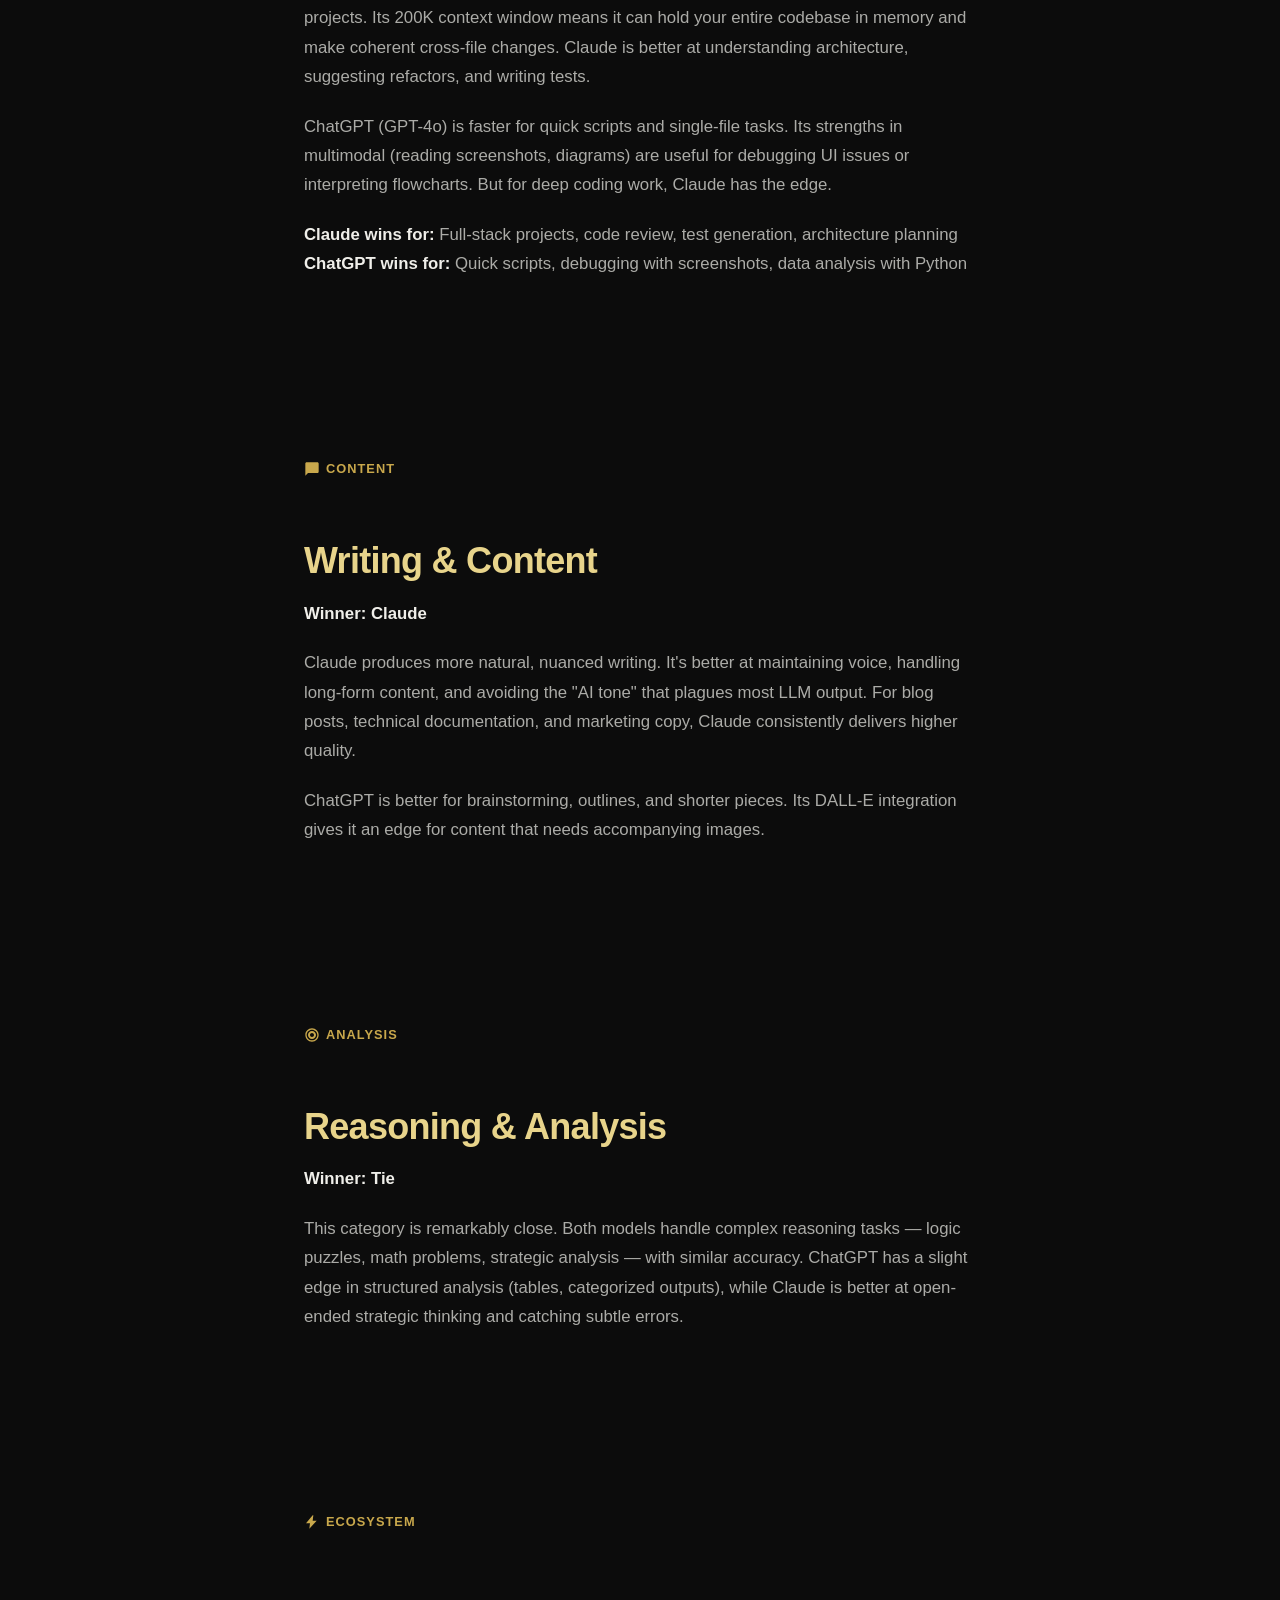
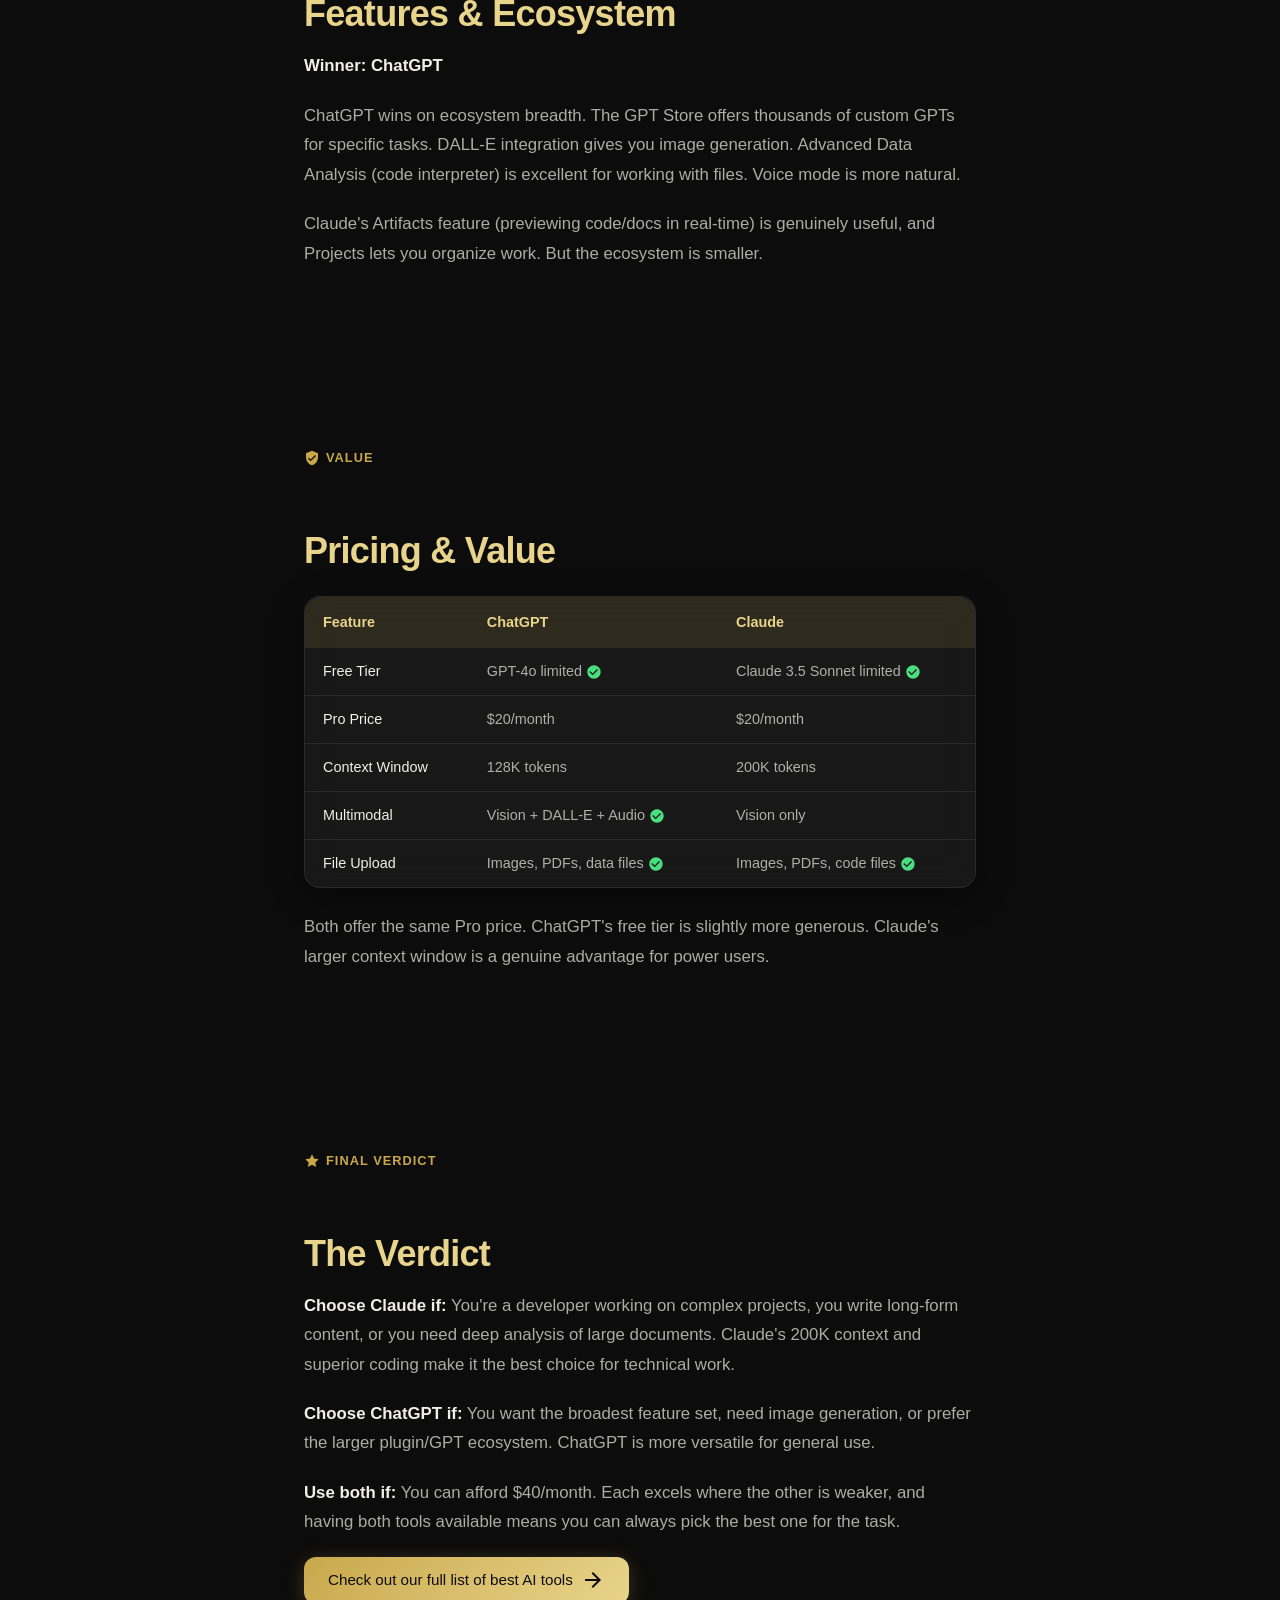
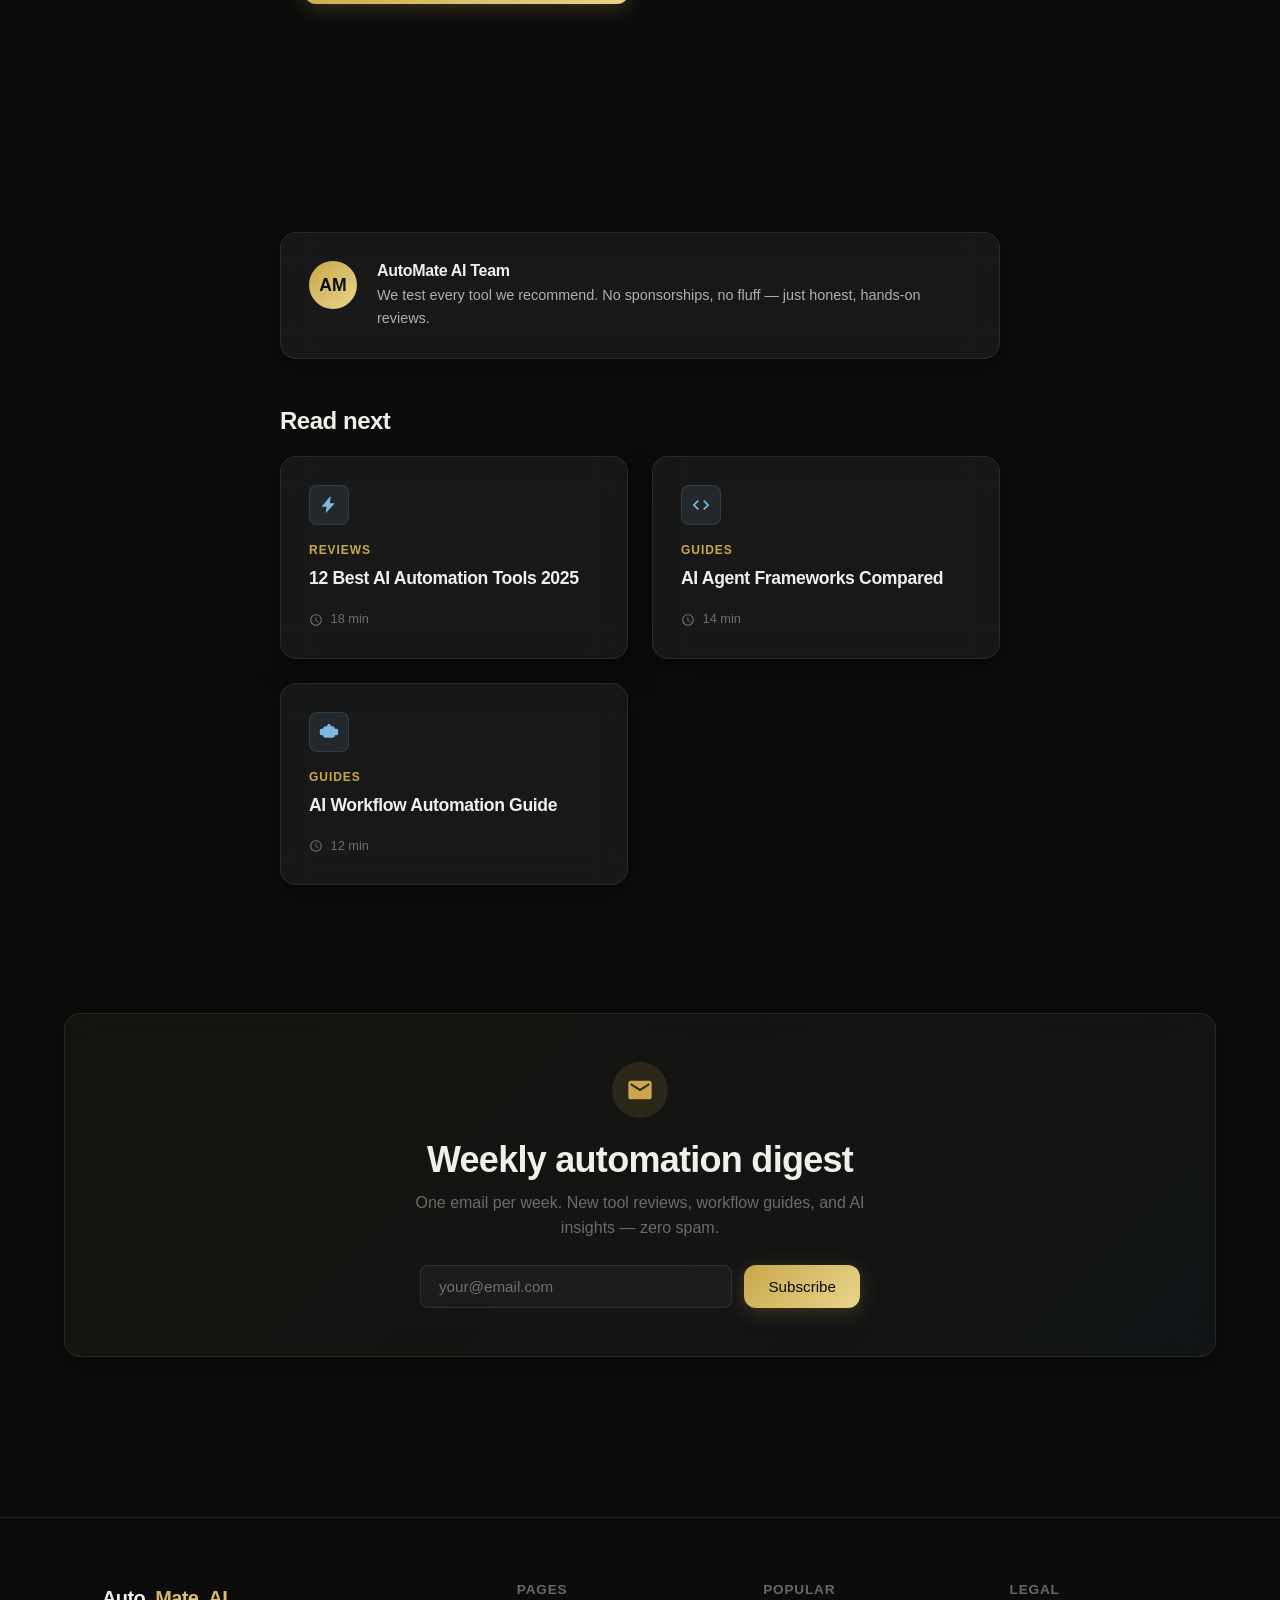
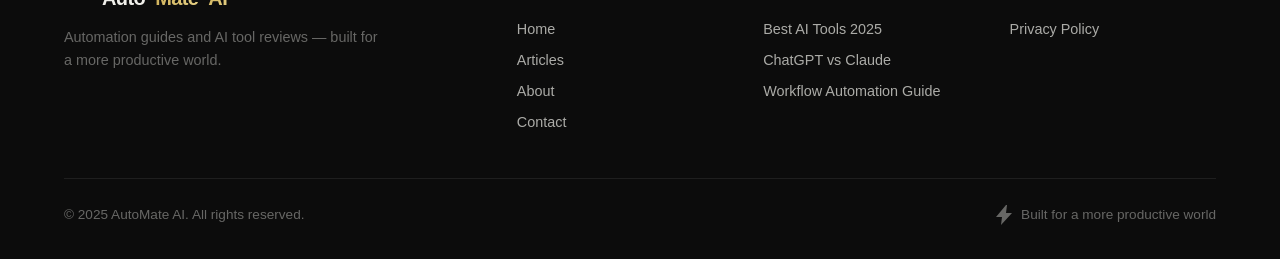
<file: blog/chatgpt-vs-claude-comparison.html>
<!DOCTYPE html>
<html lang="en">
<head>
  <meta charset="UTF-8">
  <meta name="viewport" content="width=device-width, initial-scale=1.0">
  <title>ChatGPT vs Claude: Which AI Assistant Wins in 2025? | AutoMate AI</title>
  <meta name="description" content="Comprehensive head-to-head comparison of GPT-4o vs Claude 3.5 Sonnet. We tested coding, writing, reasoning, cost, and real-world use cases.">
  <meta name="robots" content="index, follow">
  <link rel="canonical" href="https://www.a2mate.online/blog/chatgpt-vs-claude-comparison.html">
  <meta property="og:type" content="article">
  <meta property="og:title" content="ChatGPT vs Claude: Which AI Assistant Wins in 2025?">
  <meta property="og:description" content="Head-to-head: GPT-4o vs Claude 3.5 Sonnet tested across coding, writing, reasoning, and real tasks.">
  <meta property="og:url" content="https://www.a2mate.online/blog/chatgpt-vs-claude-comparison.html">
  <meta name="twitter:card" content="summary_large_image">
  <script type="application/ld+json">
  {
    "@context": "https://schema.org",
    "@type": "Article",
    "headline": "ChatGPT vs Claude: Which AI Assistant Wins in 2025?",
    "description": "Comprehensive head-to-head comparison of GPT-4o vs Claude 3.5 Sonnet.",
    "author": {"@type": "Person", "name": "AutoMate AI"},
    "datePublished": "2025-01-10",
    "dateModified": "2025-01-15",
    "publisher": {"@type": "Organization", "name": "AutoMate AI", "logo": {"@type": "ImageObject", "url": "https://www.a2mate.online/favicon.svg"}},
    "mainEntityOfPage": {"@type": "WebPage", "@id": "https://www.a2mate.online/blog/chatgpt-vs-claude-comparison.html"}
  }
  </script>
  <script type="application/ld+json">
  { "@context": "https://schema.org", "@type": "BreadcrumbList", "itemListElement": [
    {"@type": "ListItem", "position": 1, "name": "Home", "item": "https://www.a2mate.online/"},
    {"@type": "ListItem", "position": 2, "name": "Articles", "item": "https://www.a2mate.online/blog/"},
    {"@type": "ListItem", "position": 3, "name": "ChatGPT vs Claude", "item": "https://www.a2mate.online/blog/chatgpt-vs-claude-comparison.html"}
  ]}
  </script>
  <link rel="stylesheet" href="/css/style.css">
  <link rel="icon" type="image/svg+xml" href="data:image/svg+xml,%3Csvg xmlns='http://www.w3.org/2000/svg' viewBox='0 0 32 32'%3E%3Cdefs%3E%3ClinearGradient id='a' x1='0%25' y1='0%25' x2='100%25' y2='100%25'%3E%3Cstop offset='0%25' stop-color='%23C9A84C'/%3E%3Cstop offset='100%25' stop-color='%237EB8E0'/%3E%3C/linearGradient%3E%3C/defs%3E%3Crect width='32' height='32' rx='6' fill='%230C0C0C'/%3E%3Ctext x='16' y='23' text-anchor='middle' font-size='20' font-weight='800' font-family='-apple-system,sans-serif' fill='url(%23a)'%3EA%3C/text%3E%3C/svg%3E">
</head>
<body>
<a href="#main" class="skip-link">Skip to content</a>

<header role="banner">
  <nav role="navigation" aria-label="Main navigation">
    <a href="/" class="logo">
      <svg class="icon" viewBox="0 0 24 24"><use href="/images/icons.svg#icon-bolt"/></svg>
      Auto<span>Mate</span> <span>AI</span>
    </a>
    <button class="mobile-toggle" aria-label="Toggle menu" aria-expanded="false">
      <svg class="icon" viewBox="0 0 24 24"><use href="/images/icons.svg#icon-menu"/></svg>
    </button>
    <div class="nav-links" role="menubar">
      <a href="/" role="menuitem">Home</a>
      <a href="/blog/" role="menuitem">Articles</a>
      <a href="/about.html" role="menuitem">About</a>
      <a href="/contact.html" role="menuitem">Contact</a>
      <a href="/blog/" class="nav-cta" role="menuitem">Explore <svg class="icon" viewBox="0 0 24 24"><use href="/images/icons.svg#icon-arrow-right"/></svg></a>
    </div>
  </nav>
</header>

<main id="main" role="main" class="article-page">
  <div class="container">
    <nav class="breadcrumbs" aria-label="Breadcrumb">
      <a href="/">Home</a>
      <svg class="icon" viewBox="0 0 24 24" style="width:14px;height:14px;fill:currentColor;opacity:0.4;"><use href="/images/icons.svg#icon-chevron-right"/></svg>
      <a href="/blog/">Articles</a>
      <svg class="icon" viewBox="0 0 24 24" style="width:14px;height:14px;fill:currentColor;opacity:0.4;"><use href="/images/icons.svg#icon-chevron-right"/></svg>
      <span>ChatGPT vs Claude</span>
    </nav>

    <article>
      <div class="article-header reveal">
        <h1>ChatGPT vs Claude: Which AI Assistant Wins in 2025?</h1>
        <div class="article-meta">
          <span><svg class="icon" viewBox="0 0 24 24"><use href="/images/icons.svg#icon-calendar"/></svg> <time datetime="2025-01-10">Jan 10, 2025</time></span>
          <span><svg class="icon" viewBox="0 0 24 24"><use href="/images/icons.svg#icon-user"/></svg> AutoMate AI</span>
          <span><svg class="icon" viewBox="0 0 24 24"><use href="/images/icons.svg#icon-clock"/></svg> 15 min read</span>
        </div>
      </div>

      <div class="toc card reveal">
        <h3><svg class="icon" viewBox="0 0 24 24" style="fill:var(--gold);"><use href="/images/icons.svg#icon-document"/></svg> Table of Contents</h3>
        <ul>
          <li><a href="#overview">The State of AI Assistants</a></li>
          <li><a href="#coding">Coding &amp; Development</a></li>
          <li><a href="#writing">Writing &amp; Content</a></li>
          <li><a href="#reasoning">Reasoning &amp; Analysis</a></li>
          <li><a href="#features">Features &amp; Ecosystem</a></li>
          <li><a href="#pricing">Pricing &amp; Value</a></li>
          <li><a href="#verdict">The Verdict</a></li>
        </ul>
      </div>

      <div class="disclosure card">
        <svg class="icon" viewBox="0 0 24 24"><use href="/images/icons.svg#icon-link"/></svg>
        <strong>Affiliate disclosure:</strong> Some links are affiliate links. We may earn a commission at no extra cost to you.
      </div>

      <div class="article-body">
        <section id="overview">
          <div class="section-tag">
            <svg class="icon" viewBox="0 0 24 24"><use href="/images/icons.svg#icon-ai"/></svg>
            Overview
          </div>
          <h2>The State of AI Assistants</h2>
          <p>The two most powerful AI assistants — <strong>ChatGPT (GPT-4o)</strong> from OpenAI and <strong>Claude 3.5 Sonnet</strong> from Anthropic — are locked in a tight race. Both are incredibly capable, but they excel in different areas.</p>
          <p>We've been using both daily for six months across real projects: building production software, writing technical content, analyzing data, and automating workflows. Here's how they actually compare.</p>
        </section>

        <section id="coding">
          <div class="section-tag">
            <svg class="icon" viewBox="0 0 24 24"><use href="/images/icons.svg#icon-code"/></svg>
            Development
          </div>
          <h2>Coding &amp; Development</h2>
          <p><strong>Winner: Claude (slightly)</strong></p>
          <p>Claude 3.5 Sonnet has a genuine edge in coding, especially for complex, multi-file projects. Its 200K context window means it can hold your entire codebase in memory and make coherent cross-file changes. Claude is better at understanding architecture, suggesting refactors, and writing tests.</p>
          <p>ChatGPT (GPT-4o) is faster for quick scripts and single-file tasks. Its strengths in multimodal (reading screenshots, diagrams) are useful for debugging UI issues or interpreting flowcharts. But for deep coding work, Claude has the edge.</p>
          <p><strong>Claude wins for:</strong> Full-stack projects, code review, test generation, architecture planning<br>
          <strong>ChatGPT wins for:</strong> Quick scripts, debugging with screenshots, data analysis with Python</p>
        </section>

        <section id="writing">
          <div class="section-tag">
            <svg class="icon" viewBox="0 0 24 24"><use href="/images/icons.svg#icon-chat"/></svg>
            Content
          </div>
          <h2>Writing &amp; Content</h2>
          <p><strong>Winner: Claude</strong></p>
          <p>Claude produces more natural, nuanced writing. It's better at maintaining voice, handling long-form content, and avoiding the "AI tone" that plagues most LLM output. For blog posts, technical documentation, and marketing copy, Claude consistently delivers higher quality.</p>
          <p>ChatGPT is better for brainstorming, outlines, and shorter pieces. Its DALL-E integration gives it an edge for content that needs accompanying images.</p>
        </section>

        <section id="reasoning">
          <div class="section-tag">
            <svg class="icon" viewBox="0 0 24 24"><use href="/images/icons.svg#icon-target"/></svg>
            Analysis
          </div>
          <h2>Reasoning &amp; Analysis</h2>
          <p><strong>Winner: Tie</strong></p>
          <p>This category is remarkably close. Both models handle complex reasoning tasks — logic puzzles, math problems, strategic analysis — with similar accuracy. ChatGPT has a slight edge in structured analysis (tables, categorized outputs), while Claude is better at open-ended strategic thinking and catching subtle errors.</p>
        </section>

        <section id="features">
          <div class="section-tag">
            <svg class="icon" viewBox="0 0 24 24"><use href="/images/icons.svg#icon-bolt"/></svg>
            Ecosystem
          </div>
          <h2>Features &amp; Ecosystem</h2>
          <p><strong>Winner: ChatGPT</strong></p>
          <p>ChatGPT wins on ecosystem breadth. The GPT Store offers thousands of custom GPTs for specific tasks. DALL-E integration gives you image generation. Advanced Data Analysis (code interpreter) is excellent for working with files. Voice mode is more natural.</p>
          <p>Claude's Artifacts feature (previewing code/docs in real-time) is genuinely useful, and Projects lets you organize work. But the ecosystem is smaller.</p>
        </section>

        <section id="pricing">
          <div class="section-tag">
            <svg class="icon" viewBox="0 0 24 24"><use href="/images/icons.svg#icon-shield"/></svg>
            Value
          </div>
          <h2>Pricing &amp; Value</h2>
          <div class="table-wrap card">
            <table class="comparison-table">
              <thead>
                <tr>
                  <th>Feature</th>
                  <th>ChatGPT</th>
                  <th>Claude</th>
                </tr>
              </thead>
              <tbody>
                <tr><td>Free Tier</td><td>GPT-4o limited <svg class="icon" viewBox="0 0 24 24" style="fill:#4ade80;width:16px;height:16px;vertical-align:middle;"><use href="/images/icons.svg#icon-check"/></svg></td><td>Claude 3.5 Sonnet limited <svg class="icon" viewBox="0 0 24 24" style="fill:#4ade80;width:16px;height:16px;vertical-align:middle;"><use href="/images/icons.svg#icon-check"/></svg></td></tr>
                <tr><td>Pro Price</td><td>$20/month</td><td>$20/month</td></tr>
                <tr><td>Context Window</td><td>128K tokens</td><td>200K tokens</td></tr>
                <tr><td>Multimodal</td><td>Vision + DALL-E + Audio <svg class="icon" viewBox="0 0 24 24" style="fill:#4ade80;width:16px;height:16px;vertical-align:middle;"><use href="/images/icons.svg#icon-check"/></svg></td><td>Vision only</td></tr>
                <tr><td>File Upload</td><td>Images, PDFs, data files <svg class="icon" viewBox="0 0 24 24" style="fill:#4ade80;width:16px;height:16px;vertical-align:middle;"><use href="/images/icons.svg#icon-check"/></svg></td><td>Images, PDFs, code files <svg class="icon" viewBox="0 0 24 24" style="fill:#4ade80;width:16px;height:16px;vertical-align:middle;"><use href="/images/icons.svg#icon-check"/></svg></td></tr>
              </tbody>
            </table>
          </div>
          <p>Both offer the same Pro price. ChatGPT's free tier is slightly more generous. Claude's larger context window is a genuine advantage for power users.</p>
        </section>

        <section id="verdict">
          <div class="section-tag">
            <svg class="icon" viewBox="0 0 24 24"><use href="/images/icons.svg#icon-star"/></svg>
            Final Verdict
          </div>
          <h2>The Verdict</h2>
          <p><strong>Choose Claude if:</strong> You're a developer working on complex projects, you write long-form content, or you need deep analysis of large documents. Claude's 200K context and superior coding make it the best choice for technical work.</p>
          <p><strong>Choose ChatGPT if:</strong> You want the broadest feature set, need image generation, or prefer the larger plugin/GPT ecosystem. ChatGPT is more versatile for general use.</p>
          <p><strong>Use both if:</strong> You can afford $40/month. Each excels where the other is weaker, and having both tools available means you can always pick the best one for the task.</p>
          <p><a href="/blog/best-ai-automation-tools.html" class="btn btn-primary">Check out our full list of best AI tools <svg class="icon" viewBox="0 0 24 24"><use href="/images/icons.svg#icon-arrow-right"/></svg></a></p>
        </section>
      </div>

      <div class="author-bio card">
        <div class="author-avatar">AM</div>
        <div>
          <h4>AutoMate AI Team</h4>
          <p>We test every tool we recommend. No sponsorships, no fluff — just honest, hands-on reviews.</p>
        </div>
      </div>

      <div class="related-posts">
        <h3>Read next</h3>
        <div class="grid-3">
          <article class="post-card card">
            <div class="post-icon"><svg class="icon" viewBox="0 0 24 24"><use href="/images/icons.svg#icon-bolt"/></svg></div>
            <span class="post-category">Reviews</span>
            <h3><a href="/blog/best-ai-automation-tools.html">12 Best AI Automation Tools 2025</a></h3>
            <div class="post-meta"><span><svg class="icon" viewBox="0 0 24 24"><use href="/images/icons.svg#icon-clock"/></svg> 18 min</span></div>
          </article>
          <article class="post-card card">
            <div class="post-icon"><svg class="icon" viewBox="0 0 24 24"><use href="/images/icons.svg#icon-code"/></svg></div>
            <span class="post-category">Guides</span>
            <h3><a href="/blog/ai-agent-frameworks-compared.html">AI Agent Frameworks Compared</a></h3>
            <div class="post-meta"><span><svg class="icon" viewBox="0 0 24 24"><use href="/images/icons.svg#icon-clock"/></svg> 14 min</span></div>
          </article>
          <article class="post-card card">
            <div class="post-icon"><svg class="icon" viewBox="0 0 24 24"><use href="/images/icons.svg#icon-ai"/></svg></div>
            <span class="post-category">Guides</span>
            <h3><a href="/blog/ai-workflow-automation-guide.html">AI Workflow Automation Guide</a></h3>
            <div class="post-meta"><span><svg class="icon" viewBox="0 0 24 24"><use href="/images/icons.svg#icon-clock"/></svg> 12 min</span></div>
          </article>
        </div>
      </div>
    </article>
  </div>

  <!-- Newsletter -->
  <section>
    <div class="container">
      <div class="newsletter-card card reveal">
        <div class="icon-wrapper">
          <svg class="icon" viewBox="0 0 24 24"><use href="/images/icons.svg#icon-mail"/></svg>
        </div>
        <h2>Weekly automation digest</h2>
        <p>One email per week. New tool reviews, workflow guides, and AI insights — zero spam.</p>
        <form class="newsletter-form" action="#" method="post">
          <input type="email" name="email" placeholder="your@email.com" required aria-label="Email address">
          <button type="submit" class="btn btn-primary">Subscribe</button>
        </form>
      </div>
    </div>
  </section>
</main>

<footer role="contentinfo">
  <div class="container">
    <div class="footer-grid">
      <div class="footer-brand">
        <a href="/" class="logo">
          <svg class="icon" viewBox="0 0 24 24"><use href="/images/icons.svg#icon-bolt"/></svg>
          Auto<span>Mate</span> <span>AI</span>
        </a>
        <p>Automation guides and AI tool reviews — built for a more productive world.</p>
      </div>
      <div class="footer-col">
        <h4>Pages</h4>
        <a href="/">Home</a>
        <a href="/blog/">Articles</a>
        <a href="/about.html">About</a>
        <a href="/contact.html">Contact</a>
      </div>
      <div class="footer-col">
        <h4>Popular</h4>
        <a href="/blog/best-ai-automation-tools.html">Best AI Tools 2025</a>
        <a href="/blog/chatgpt-vs-claude-comparison.html">ChatGPT vs Claude</a>
        <a href="/blog/ai-workflow-automation-guide.html">Workflow Automation Guide</a>
      </div>
      <div class="footer-col">
        <h4>Legal</h4>
        <a href="/privacy.html">Privacy Policy</a>
      </div>
    </div>
    <div class="footer-bottom">
      <span>&copy; 2025 AutoMate AI. All rights reserved.</span>
      <span><svg class="icon" viewBox="0 0 24 24"><use href="/images/icons.svg#icon-bolt"/></svg> Built for a more productive world</span>
    </div>
  </div>
</footer>

<script defer src="/js/main.js"></script>
</body>
</html>
</file>
<file: css/style.css>
/* ============================================================
   AutoMate AI — Premium Glassmorphism Theme
   Brand: Olive, White, Gold, Light Blue
   ============================================================ */

/* ---------- CSS Variables ---------- */
:root {
  --olive: #5C7A3A;
  --olive-dark: #3D5A1E;
  --olive-light: #8BA86A;
  --gold: #C9A84C;
  --gold-dark: #A8882E;
  --gold-light: #E8D48B;
  --blue: #7EB8E0;
  --blue-dark: #5A9FD4;
  --blue-light: #A8D8EA;

  --bg-primary: #0C0C0C;
  --bg-secondary: #131314;
  --bg-card: rgba(255, 255, 255, 0.05);
  --bg-card-hover: rgba(255, 255, 255, 0.09);
  --bg-elevated: rgba(255, 255, 255, 0.07);

  --glass-bg: rgba(255, 255, 255, 0.05);
  --glass-border: rgba(255, 255, 255, 0.08);
  --glass-border-hover: rgba(255, 255, 255, 0.15);
  --glass-shadow: 0 8px 32px rgba(0, 0, 0, 0.4);
  --glass-blur: blur(16px);
  --glass-radius: 16px;

  --text-primary: #F0EFEA;
  --text-secondary: rgba(240, 239, 234, 0.7);
  --text-muted: rgba(240, 239, 234, 0.4);

  --accent: var(--gold);
  --accent-hover: #DFC66A;
  --grad-gold: linear-gradient(135deg, #C9A84C 0%, #E8D48B 100%);
  --grad-blue: linear-gradient(135deg, #5A9FD4 0%, #A8D8EA 100%);
  --grad-olive: linear-gradient(135deg, #5C7A3A 0%, #8BA86A 100%);
  --grad-brand: linear-gradient(135deg, #C9A84C 0%, #7EB8E0 50%, #8BA86A 100%);

  --font-sans: -apple-system, BlinkMacSystemFont, 'Segoe UI', Roboto, 'Inter', Oxygen, Ubuntu, sans-serif;
  --font-mono: 'SF Mono', 'Fira Code', 'Cascadia Code', monospace;
  --radius-sm: 8px;
  --radius-md: 12px;
  --radius-lg: 16px;
  --radius-xl: 24px;
}

/* ---------- Reset ---------- */
*, *::before, *::after { box-sizing: border-box; margin: 0; padding: 0; }

html { scroll-behavior: smooth; }

body {
  font-family: var(--font-sans);
  background: var(--bg-primary);
  color: var(--text-primary);
  line-height: 1.6;
  -webkit-font-smoothing: antialiased;
  -moz-osx-font-smoothing: grayscale;
  overflow-x: hidden;
}

/* ---------- Ambient Background ---------- */
body::before {
  content: '';
  position: fixed;
  inset: 0;
  background:
    radial-gradient(ellipse 80% 60% at 20% 20%, rgba(92, 122, 58, 0.08) 0%, transparent 60%),
    radial-gradient(ellipse 60% 50% at 80% 80%, rgba(201, 168, 76, 0.06) 0%, transparent 60%),
    radial-gradient(ellipse 50% 40% at 50% 50%, rgba(126, 184, 224, 0.05) 0%, transparent 60%);
  pointer-events: none;
  z-index: 0;
}

/* ---------- Typography ---------- */
h1, h2, h3, h4 { font-weight: 600; line-height: 1.2; letter-spacing: -0.02em; }
h1 { font-size: clamp(2rem, 5vw, 3.5rem); }
h2 { font-size: clamp(1.5rem, 3vw, 2.25rem); }
h3 { font-size: clamp(1.15rem, 2vw, 1.5rem); }
a { color: var(--gold); text-decoration: none; transition: color 0.2s; }
a:hover { color: var(--gold-light); }
p { margin-bottom: 1em; color: var(--text-secondary); }

::selection { background: rgba(201, 168, 76, 0.3); color: #fff; }

/* ---------- Glass Card ---------- */
.card {
  background: var(--glass-bg);
  backdrop-filter: var(--glass-blur);
  -webkit-backdrop-filter: var(--glass-blur);
  border: 1px solid var(--glass-border);
  border-radius: var(--glass-radius);
  box-shadow: var(--glass-shadow);
  transition: transform 0.3s ease, border-color 0.3s ease, box-shadow 0.3s ease;
}

.card:hover {
  border-color: var(--glass-border-hover);
  box-shadow: 0 12px 48px rgba(0, 0, 0, 0.5);
  transform: translateY(-2px);
}

/* ---------- Icons ---------- */
.icon {
  display: inline-block;
  width: 24px;
  height: 24px;
  vertical-align: middle;
  fill: currentColor;
  flex-shrink: 0;
}

.icon-lg { width: 32px; height: 32px; }
.icon-xl { width: 48px; height: 48px; }
.icon-gold { fill: url(#grad-gold); }
.icon-blue { fill: url(#grad-blue); }
.icon-olive { fill: url(#grad-olive); }
.icon-brand { fill: url(#grad-brand); }

/* ---------- Buttons ---------- */
.btn {
  display: inline-flex;
  align-items: center;
  gap: 8px;
  padding: 10px 24px;
  border: none;
  border-radius: var(--radius-md);
  font-family: var(--font-sans);
  font-size: 0.95rem;
  font-weight: 500;
  cursor: pointer;
  transition: all 0.25s ease;
  text-decoration: none;
}

.btn-primary {
  background: var(--grad-gold);
  color: #0C0C0C;
  box-shadow: 0 4px 20px rgba(201, 168, 76, 0.25);
}
.btn-primary:hover {
  box-shadow: 0 6px 28px rgba(201, 168, 76, 0.4);
  transform: translateY(-1px);
  color: #0C0C0C;
}

.btn-secondary {
  background: var(--glass-bg);
  backdrop-filter: var(--glass-blur);
  -webkit-backdrop-filter: var(--glass-blur);
  border: 1px solid var(--glass-border);
  color: var(--text-primary);
}
.btn-secondary:hover {
  border-color: var(--glass-border-hover);
  background: var(--bg-card-hover);
  color: var(--text-primary);
  transform: translateY(-1px);
}

.btn-ghost {
  background: transparent;
  color: var(--text-secondary);
  padding: 8px 16px;
}
.btn-ghost:hover {
  color: var(--gold);
  background: rgba(201, 168, 76, 0.08);
}

/* ---------- Layout ---------- */
.container {
  width: 100%;
  max-width: 1200px;
  margin: 0 auto;
  padding: 0 24px;
  position: relative;
  z-index: 1;
}

section { padding: 80px 0; }

/* ---------- Header / Nav ---------- */
header {
  position: fixed;
  top: 0;
  left: 0;
  right: 0;
  z-index: 100;
  background: rgba(12, 12, 12, 0.8);
  backdrop-filter: blur(20px);
  -webkit-backdrop-filter: blur(20px);
  border-bottom: 1px solid var(--glass-border);
}

nav {
  display: flex;
  align-items: center;
  justify-content: space-between;
  height: 64px;
  max-width: 1200px;
  margin: 0 auto;
  padding: 0 24px;
}

.logo {
  display: flex;
  align-items: center;
  gap: 10px;
  font-size: 1.25rem;
  font-weight: 700;
  color: var(--text-primary) !important;
  letter-spacing: -0.03em;
}
.logo .icon { fill: url(#grad-brand); width: 28px; height: 28px; }
.logo span { background: var(--grad-gold); -webkit-background-clip: text; -webkit-text-fill-color: transparent; background-clip: text; }

.nav-links {
  display: flex;
  align-items: center;
  gap: 8px;
}
.nav-links a {
  padding: 8px 16px;
  border-radius: var(--radius-sm);
  color: var(--text-secondary);
  font-size: 0.9rem;
  font-weight: 450;
  transition: all 0.2s;
}
.nav-links a:hover {
  color: var(--text-primary);
  background: rgba(255, 255, 255, 0.05);
}
.nav-links .nav-cta {
  background: var(--grad-gold);
  color: #0C0C0C !important;
  font-weight: 600;
  padding: 8px 20px;
}
.nav-links .nav-cta:hover {
  box-shadow: 0 4px 20px rgba(201, 168, 76, 0.3);
  transform: translateY(-1px);
}

.mobile-toggle {
  display: none;
  background: none;
  border: none;
  color: var(--text-primary);
  cursor: pointer;
  padding: 8px;
}

/* ---------- Hero ---------- */
.hero {
  min-height: 85vh;
  display: flex;
  align-items: center;
  position: relative;
  padding-top: 64px;
  overflow: hidden;
  background:
    linear-gradient(180deg, rgba(12,12,12,0.85) 0%, rgba(12,12,12,0.55) 50%, rgba(12,12,12,0.85) 100%),
    url('/images/hero-bg.svg') center center / cover no-repeat;
  background-color: var(--bg-primary);
}
.hero::after {
  content: '';
  position: absolute;
  bottom: 0;
  left: 0;
  right: 0;
  height: 200px;
  background: linear-gradient(to top, var(--bg-primary), transparent);
  pointer-events: none;
}

.hero-content {
  max-width: 720px;
}

.hero-badge {
  display: inline-flex;
  align-items: center;
  gap: 8px;
  background: rgba(201, 168, 76, 0.1);
  border: 1px solid rgba(201, 168, 76, 0.2);
  border-radius: 100px;
  padding: 6px 16px 6px 8px;
  font-size: 0.85rem;
  color: var(--gold-light);
  margin-bottom: 24px;
}
.hero-badge .icon { fill: var(--gold); width: 18px; height: 18px; }

.hero h1 {
  margin-bottom: 20px;
  background: linear-gradient(135deg, #F0EFEA 0%, var(--gold-light) 50%, var(--blue-light) 100%);
  -webkit-background-clip: text;
  -webkit-text-fill-color: transparent;
  background-clip: text;
}

.hero p {
  font-size: 1.15rem;
  color: var(--text-secondary);
  max-width: 600px;
  margin-bottom: 32px;
  line-height: 1.7;
}

.hero-actions {
  display: flex;
  gap: 12px;
  flex-wrap: wrap;
}

.hero-graphic {
  position: absolute;
  right: -5%;
  top: 50%;
  transform: translateY(-50%);
  width: 500px;
  height: 500px;
  pointer-events: none;
  opacity: 0.5;
}
.hero-graphic::before {
  content: '';
  position: absolute;
  inset: 0;
  background: radial-gradient(circle, rgba(201, 168, 76, 0.08) 0%, transparent 70%);
  border-radius: 50%;
  animation: pulse-glow 6s ease-in-out infinite;
}

@keyframes pulse-glow {
  0%, 100% { transform: scale(1); opacity: 0.6; }
  50% { transform: scale(1.1); opacity: 0.9; }
}

/* ---------- Section Headers ---------- */
.section-header {
  text-align: center;
  max-width: 640px;
  margin: 0 auto 48px;
}
.section-header h2 { margin-bottom: 12px; }
.section-header p { color: var(--text-muted); font-size: 1.05rem; }
.section-tag {
  display: inline-flex;
  align-items: center;
  gap: 6px;
  font-size: 0.8rem;
  font-weight: 600;
  text-transform: uppercase;
  letter-spacing: 0.08em;
  color: var(--gold);
  margin-bottom: 12px;
}
.section-tag .icon { width: 16px; height: 16px; fill: var(--gold); }

/* ---------- Cards Grid ---------- */
.grid-3 {
  display: grid;
  grid-template-columns: repeat(auto-fit, minmax(300px, 1fr));
  gap: 24px;
}

.grid-2 {
  display: grid;
  grid-template-columns: repeat(auto-fit, minmax(400px, 1fr));
  gap: 24px;
}

/* ---------- Feature Card ---------- */
.feature-card {
  padding: 32px;
}
.feature-card .icon-wrapper {
  width: 48px;
  height: 48px;
  border-radius: var(--radius-md);
  display: flex;
  align-items: center;
  justify-content: center;
  margin-bottom: 20px;
  background: rgba(201, 168, 76, 0.1);
  border: 1px solid rgba(201, 168, 76, 0.15);
}
.feature-card .icon-wrapper .icon { width: 24px; height: 24px; fill: var(--gold); }
.feature-card h3 { margin-bottom: 10px; font-size: 1.1rem; }
.feature-card p { font-size: 0.95rem; margin-bottom: 0; }

/* ---------- Tool Card ---------- */
.tool-card {
  padding: 24px;
  display: flex;
  gap: 16px;
  align-items: flex-start;
}
.tool-card .tool-rank {
  width: 32px;
  height: 32px;
  border-radius: var(--radius-sm);
  display: flex;
  align-items: center;
  justify-content: center;
  font-size: 0.85rem;
  font-weight: 700;
  background: var(--grad-gold);
  color: #0C0C0C;
  flex-shrink: 0;
}
.tool-card .tool-body { flex: 1; }
.tool-card h3 { font-size: 1.05rem; margin-bottom: 6px; }
.tool-card h3 a { color: var(--text-primary); }
.tool-card h3 a:hover { color: var(--gold); }
.tool-card p { font-size: 0.9rem; margin-bottom: 8px; }

/* ---------- Post Card ---------- */
.post-card {
  padding: 28px;
  display: flex;
  flex-direction: column;
}
.post-card .post-icon {
  width: 40px;
  height: 40px;
  border-radius: var(--radius-sm);
  display: flex;
  align-items: center;
  justify-content: center;
  margin-bottom: 16px;
  background: rgba(126, 184, 224, 0.1);
  border: 1px solid rgba(126, 184, 224, 0.15);
}
.post-card .post-icon .icon { width: 20px; height: 20px; fill: var(--blue); }
.post-card .post-category {
  font-size: 0.75rem;
  font-weight: 600;
  text-transform: uppercase;
  letter-spacing: 0.08em;
  color: var(--gold);
  margin-bottom: 8px;
}
.post-card h3 { font-size: 1.1rem; margin-bottom: 8px; }
.post-card h3 a { color: var(--text-primary); }
.post-card h3 a:hover { color: var(--gold); }
.post-card p { font-size: 0.9rem; margin-bottom: 16px; flex: 1; }
.post-card .post-meta {
  display: flex;
  gap: 16px;
  font-size: 0.8rem;
  color: var(--text-muted);
  align-items: center;
}
.post-card .post-meta .icon { width: 14px; height: 14px; fill: currentColor; margin-right: 4px; }

/* ---------- Newsletter ---------- */
.newsletter-card {
  padding: 48px;
  text-align: center;
  background: linear-gradient(135deg, rgba(201, 168, 76, 0.05), rgba(126, 184, 224, 0.05));
  border: 1px solid rgba(201, 168, 76, 0.12);
}
.newsletter-card .icon-wrapper {
  width: 56px;
  height: 56px;
  border-radius: 50%;
  display: flex;
  align-items: center;
  justify-content: center;
  margin: 0 auto 20px;
  background: rgba(201, 168, 76, 0.12);
}
.newsletter-card .icon-wrapper .icon { width: 28px; height: 28px; fill: var(--gold); }
.newsletter-card h2 { margin-bottom: 8px; }
.newsletter-card p { margin-bottom: 24px; color: var(--text-muted); max-width: 480px; margin-left: auto; margin-right: auto; }

.newsletter-form {
  display: flex;
  gap: 12px;
  max-width: 440px;
  margin: 0 auto;
}
.newsletter-form input {
  flex: 1;
  padding: 12px 18px;
  border: 1px solid var(--glass-border);
  border-radius: var(--radius-sm);
  background: rgba(255, 255, 255, 0.04);
  color: var(--text-primary);
  font-family: var(--font-sans);
  font-size: 0.95rem;
  outline: none;
  transition: border-color 0.2s;
}
.newsletter-form input:focus { border-color: var(--gold); }
.newsletter-form input::placeholder { color: var(--text-muted); }
.newsletter-form button {
  padding: 12px 24px;
  white-space: nowrap;
}

/* ---------- Article Page ---------- */
.article-page { padding-top: 80px; }

.article-header {
  padding: 48px 0 32px;
  text-align: center;
  max-width: 720px;
  margin: 0 auto;
}
.article-header h1 { font-size: clamp(1.6rem, 4vw, 2.6rem); }
.article-meta {
  display: flex;
  justify-content: center;
  gap: 20px;
  margin-top: 16px;
  font-size: 0.85rem;
  color: var(--text-muted);
}
.article-meta .icon { width: 14px; height: 14px; fill: currentColor; margin-right: 4px; }

.article-body {
  max-width: 720px;
  margin: 0 auto;
  padding: 0 24px 80px;
}
.article-body h2 {
  margin-top: 48px;
  margin-bottom: 16px;
  color: var(--gold-light);
}
.article-body h3 {
  margin-top: 32px;
  margin-bottom: 12px;
}
.article-body p { margin-bottom: 1.2em; font-size: 1.05rem; line-height: 1.75; }
.article-body ul, .article-body ol { margin-bottom: 1.2em; padding-left: 24px; color: var(--text-secondary); }
.article-body li { margin-bottom: 8px; line-height: 1.7; }
.article-body strong { color: var(--text-primary); }

.breadcrumbs {
  display: flex;
  gap: 8px;
  font-size: 0.85rem;
  color: var(--text-muted);
  align-items: center;
  justify-content: center;
  margin-bottom: 16px;
}
.breadcrumbs a { color: var(--text-muted); }
.breadcrumbs a:hover { color: var(--gold); }

.toc {
  max-width: 720px;
  margin: 0 auto 32px;
  padding: 24px 28px;
}
.toc h3 { font-size: 1rem; margin-bottom: 12px; color: var(--gold); }
.toc ul { list-style: none; padding: 0; }
.toc li { margin-bottom: 6px; }
.toc a { font-size: 0.9rem; color: var(--text-secondary); }
.toc a:hover { color: var(--gold); }

.disclosure {
  max-width: 720px;
  margin: 0 auto 24px;
  padding: 12px 20px;
  font-size: 0.85rem;
  border-radius: var(--radius-sm);
  background: rgba(201, 168, 76, 0.06);
  border: 1px solid rgba(201, 168, 76, 0.12);
  color: var(--text-muted);
}
.disclosure .icon { width: 14px; height: 14px; fill: var(--gold); margin-right: 6px; }

.author-bio {
  max-width: 720px;
  margin: 48px auto;
  padding: 28px;
  display: flex;
  gap: 20px;
  align-items: flex-start;
}
.author-avatar {
  width: 48px;
  height: 48px;
  border-radius: 50%;
  background: var(--grad-gold);
  display: flex;
  align-items: center;
  justify-content: center;
  font-weight: 700;
  font-size: 1.1rem;
  color: #0C0C0C;
  flex-shrink: 0;
}
.author-bio h4 { margin-bottom: 4px; font-size: 1rem; }
.author-bio p { font-size: 0.9rem; margin-bottom: 0; }

/* ---------- Related Posts ---------- */
.related-posts {
  max-width: 720px;
  margin: 0 auto 48px;
}
.related-posts h3 { margin-bottom: 20px; }

/* ---------- Tables ---------- */
.table-wrap {
  overflow-x: auto;
  margin: 24px 0;
}
table {
  width: 100%;
  border-collapse: collapse;
  font-size: 0.9rem;
  border-radius: var(--radius-lg);
  overflow: hidden;
}
thead { background: rgba(201, 168, 76, 0.12); }
th { padding: 14px 18px; text-align: left; font-weight: 600; color: var(--gold-light); }
td { padding: 12px 18px; border-bottom: 1px solid var(--glass-border); color: var(--text-secondary); }
tr:last-child td { border-bottom: none; }
tr:hover td { background: rgba(255, 255, 255, 0.02); }

/* ---------- Blog Listing ---------- */
.blog-page { padding-top: 80px; }

/* ---------- Footer ---------- */
footer {
  padding: 64px 0 32px;
  border-top: 1px solid var(--glass-border);
  margin-top: 80px;
}

.footer-grid {
  display: grid;
  grid-template-columns: 2fr 1fr 1fr 1fr;
  gap: 40px;
  margin-bottom: 40px;
}

@media (max-width: 768px) {
  .footer-grid { grid-template-columns: 1fr 1fr; gap: 32px; }
  .footer-brand { grid-column: 1 / -1; }
}

.footer-brand .logo { margin-bottom: 12px; }
.footer-brand p { font-size: 0.9rem; color: var(--text-muted); max-width: 320px; }

.footer-col h4 {
  font-size: 0.85rem;
  font-weight: 600;
  text-transform: uppercase;
  letter-spacing: 0.06em;
  color: var(--text-muted);
  margin-bottom: 16px;
}
.footer-col a {
  display: block;
  padding: 4px 0;
  font-size: 0.9rem;
  color: var(--text-secondary);
}
.footer-col a:hover { color: var(--gold); }

.footer-bottom {
  display: flex;
  justify-content: space-between;
  align-items: center;
  padding-top: 24px;
  border-top: 1px solid var(--glass-border);
  font-size: 0.85rem;
  color: var(--text-muted);
  flex-wrap: wrap;
  gap: 8px;
}

/* ---------- About / Contact / Privacy ---------- */
.page { padding-top: 80px; }
.page-content { max-width: 700px; margin: 0 auto; }
.page-header { text-align: center; padding: 48px 0 32px; }
.page-header h1 { margin-bottom: 12px; }
.page-header p { color: var(--text-muted); font-size: 1.1rem; max-width: 500px; margin: 0 auto; }

.contact-form { display: flex; flex-direction: column; gap: 16px; }
.contact-form label { font-size: 0.9rem; font-weight: 500; color: var(--text-secondary); }
.contact-form input,
.contact-form textarea {
  padding: 12px 16px;
  border: 1px solid var(--glass-border);
  border-radius: var(--radius-sm);
  background: rgba(255, 255, 255, 0.04);
  color: var(--text-primary);
  font-family: var(--font-sans);
  font-size: 0.95rem;
  outline: none;
  transition: border-color 0.2s;
}
.contact-form input:focus,
.contact-form textarea:focus { border-color: var(--gold); }
.contact-form textarea { min-height: 140px; resize: vertical; }

/* ---------- 404 ---------- */
.error-page { min-height: 80vh; display: flex; align-items: center; justify-content: center; text-align: center; }
.error-page h1 { font-size: 6rem; background: var(--grad-brand); -webkit-background-clip: text; -webkit-text-fill-color: transparent; background-clip: text; line-height: 1; }
.error-page p { font-size: 1.15rem; margin: 16px 0 32px; }

/* ---------- Skip Link ---------- */
.skip-link {
  position: fixed;
  top: -100%;
  left: 16px;
  padding: 8px 16px;
  background: var(--gold);
  color: #0C0C0C;
  border-radius: var(--radius-sm);
  z-index: 200;
  font-weight: 600;
  transition: top 0.2s;
}
.skip-link:focus { top: 16px; }

/* ---------- Glow Gradient Text ---------- */
.gradient-text { background: var(--grad-gold); -webkit-background-clip: text; -webkit-text-fill-color: transparent; background-clip: text; }
.gradient-text-brand { background: var(--grad-brand); -webkit-background-clip: text; -webkit-text-fill-color: transparent; background-clip: text; }

/* ---------- Scroll Animations ---------- */
.reveal {
  opacity: 0;
  transform: translateY(24px);
  transition: opacity 0.6s cubic-bezier(0.16, 1, 0.3, 1),
              transform 0.6s cubic-bezier(0.16, 1, 0.3, 1);
}
.reveal.visible {
  opacity: 1;
  transform: translateY(0);
}
.reveal-delay-1 { transition-delay: 0.1s; }
.reveal-delay-2 { transition-delay: 0.2s; }
.reveal-delay-3 { transition-delay: 0.3s; }
.reveal-delay-4 { transition-delay: 0.4s; }

/* ---------- Hover Lift ---------- */
.hover-lift { transition: transform 0.3s ease, box-shadow 0.3s ease; }
.hover-lift:hover { transform: translateY(-4px); box-shadow: 0 16px 48px rgba(0, 0, 0, 0.5); }

/* ---------- Comparison Table (Articles) ---------- */
.comparison-table td:first-child { font-weight: 500; color: var(--text-primary); }

/* ---------- Responsive ---------- */
@media (max-width: 900px) {
  .hero-graphic { display: none; }
  .grid-2 { grid-template-columns: 1fr; }
}

@media (max-width: 768px) {
  section { padding: 48px 0; }

  .mobile-toggle { display: block; }
  .nav-links {
    display: none;
    position: absolute;
    top: 64px;
    left: 0;
    right: 0;
    background: rgba(12, 12, 12, 0.95);
    backdrop-filter: blur(20px);
    -webkit-backdrop-filter: blur(20px);
    border-bottom: 1px solid var(--glass-border);
    flex-direction: column;
    padding: 16px;
    gap: 4px;
  }
  .nav-links.open { display: flex; }
  .nav-links a { width: 100%; padding: 12px 16px; }
  .nav-links .nav-cta { text-align: center; }

  .hero { min-height: 70vh; }
  .hero-actions { flex-direction: column; }
  .hero-actions .btn { width: 100%; justify-content: center; }

  .grid-3 { grid-template-columns: 1fr; }

  .newsletter-form { flex-direction: column; }
  .newsletter-form button { width: 100%; justify-content: center; }

  .article-meta { flex-wrap: wrap; gap: 8px; justify-content: center; }

  .footer-bottom { flex-direction: column; text-align: center; }
}

@media (max-width: 480px) {
  .container { padding: 0 16px; }
  .feature-card { padding: 24px; }
  .tool-card { padding: 20px; }
  .post-card { padding: 20px; }
}
</file>
